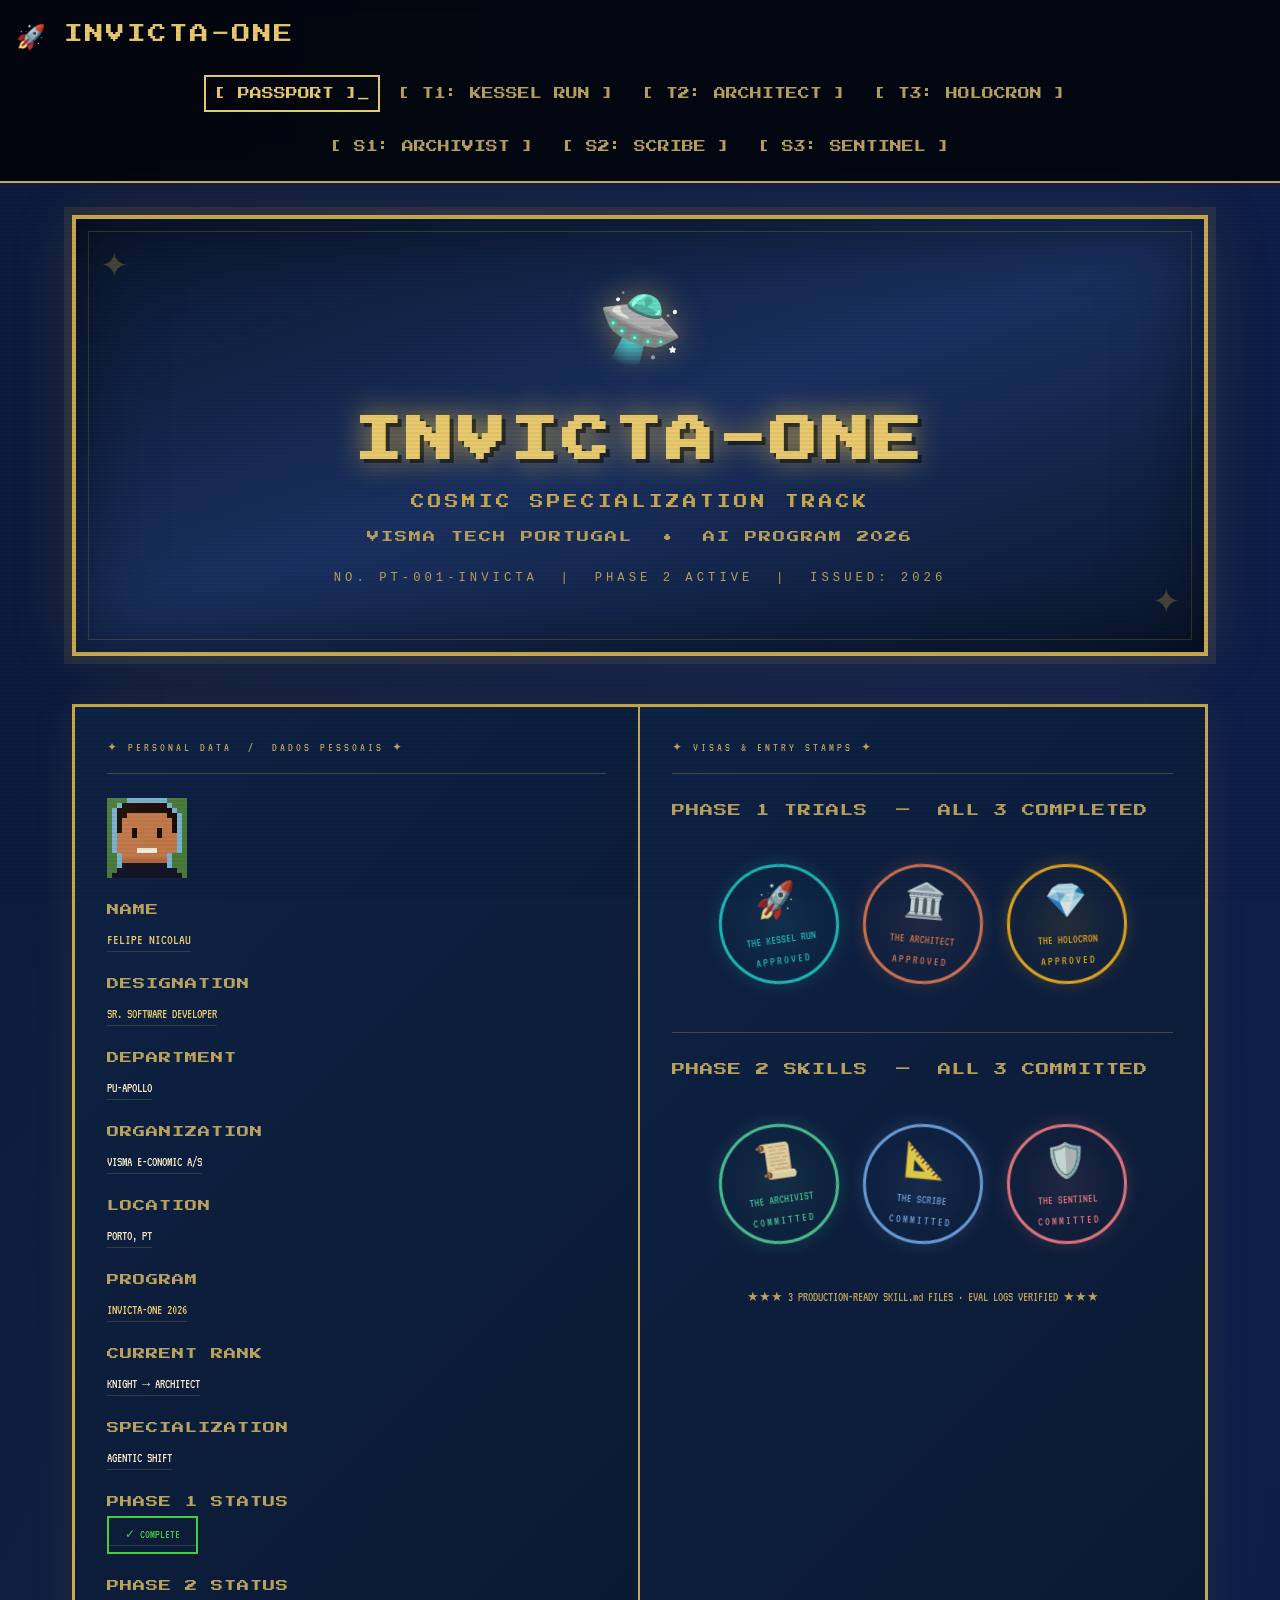
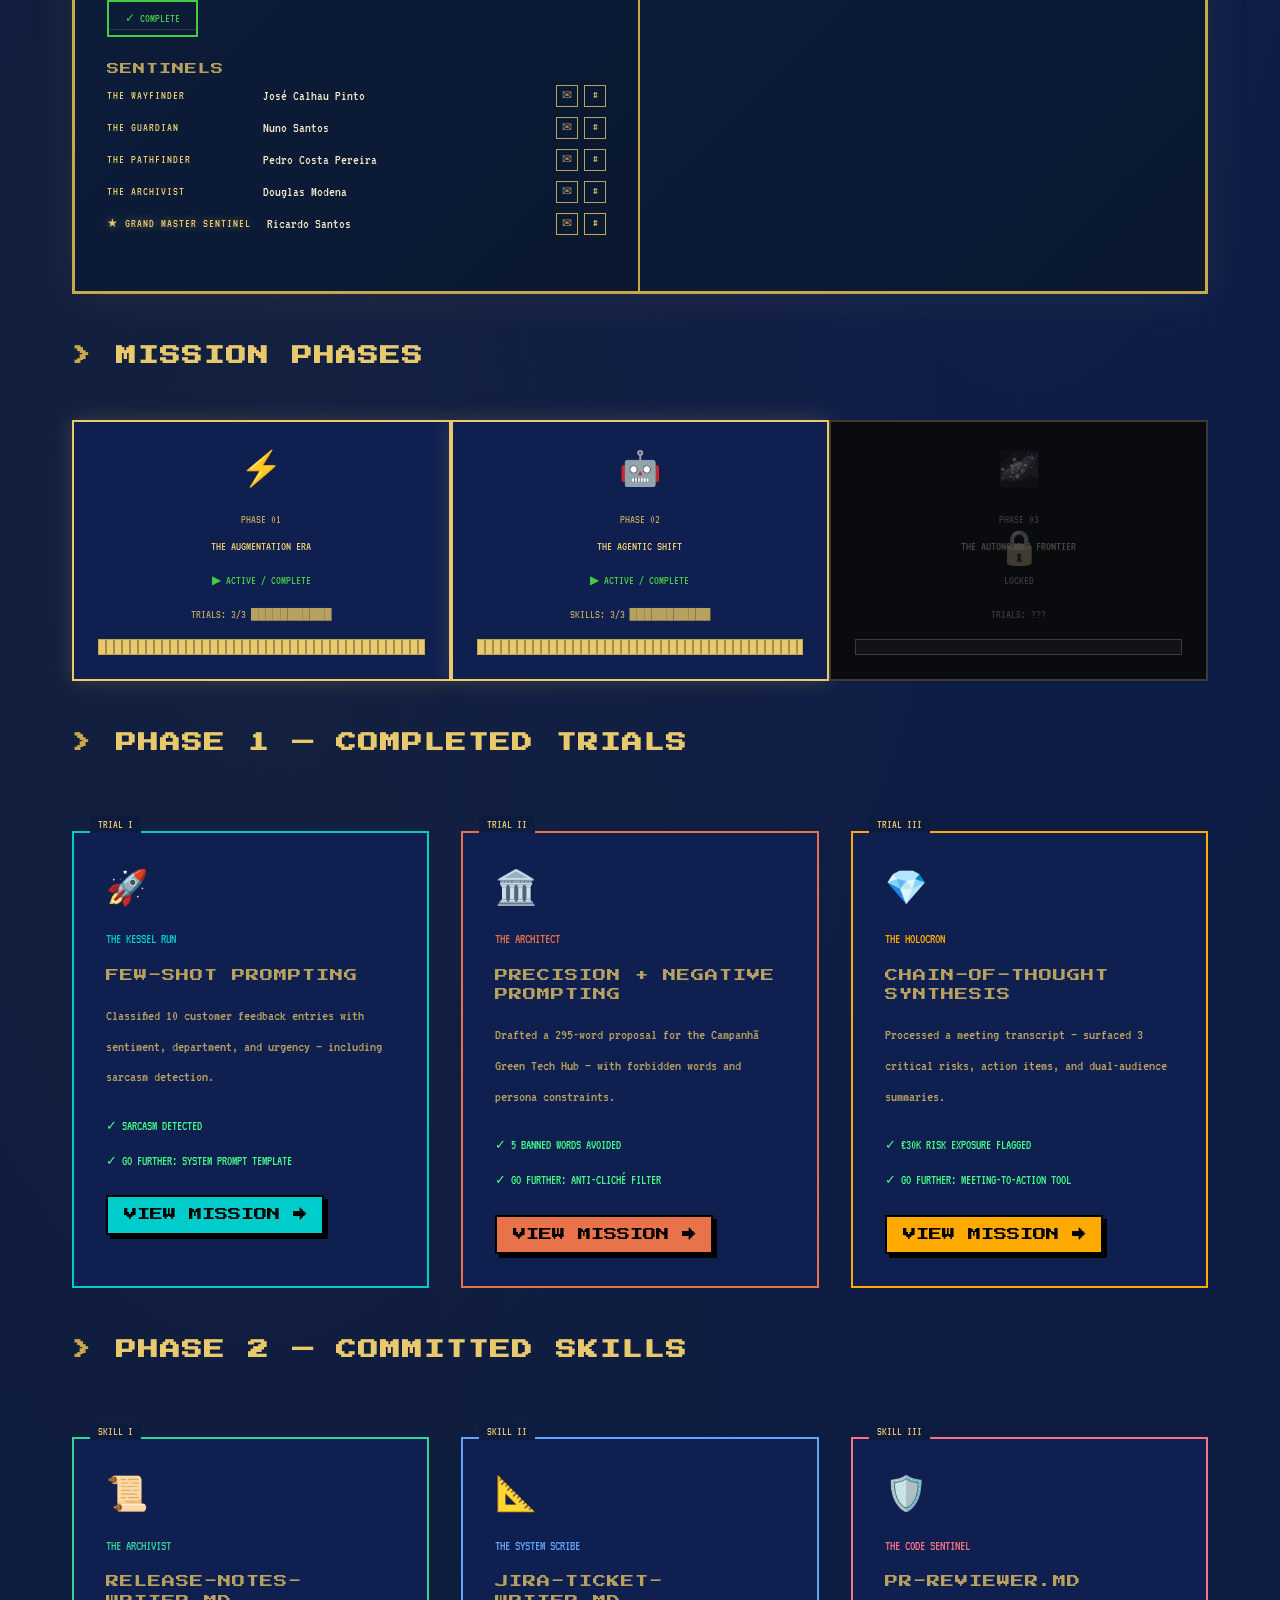
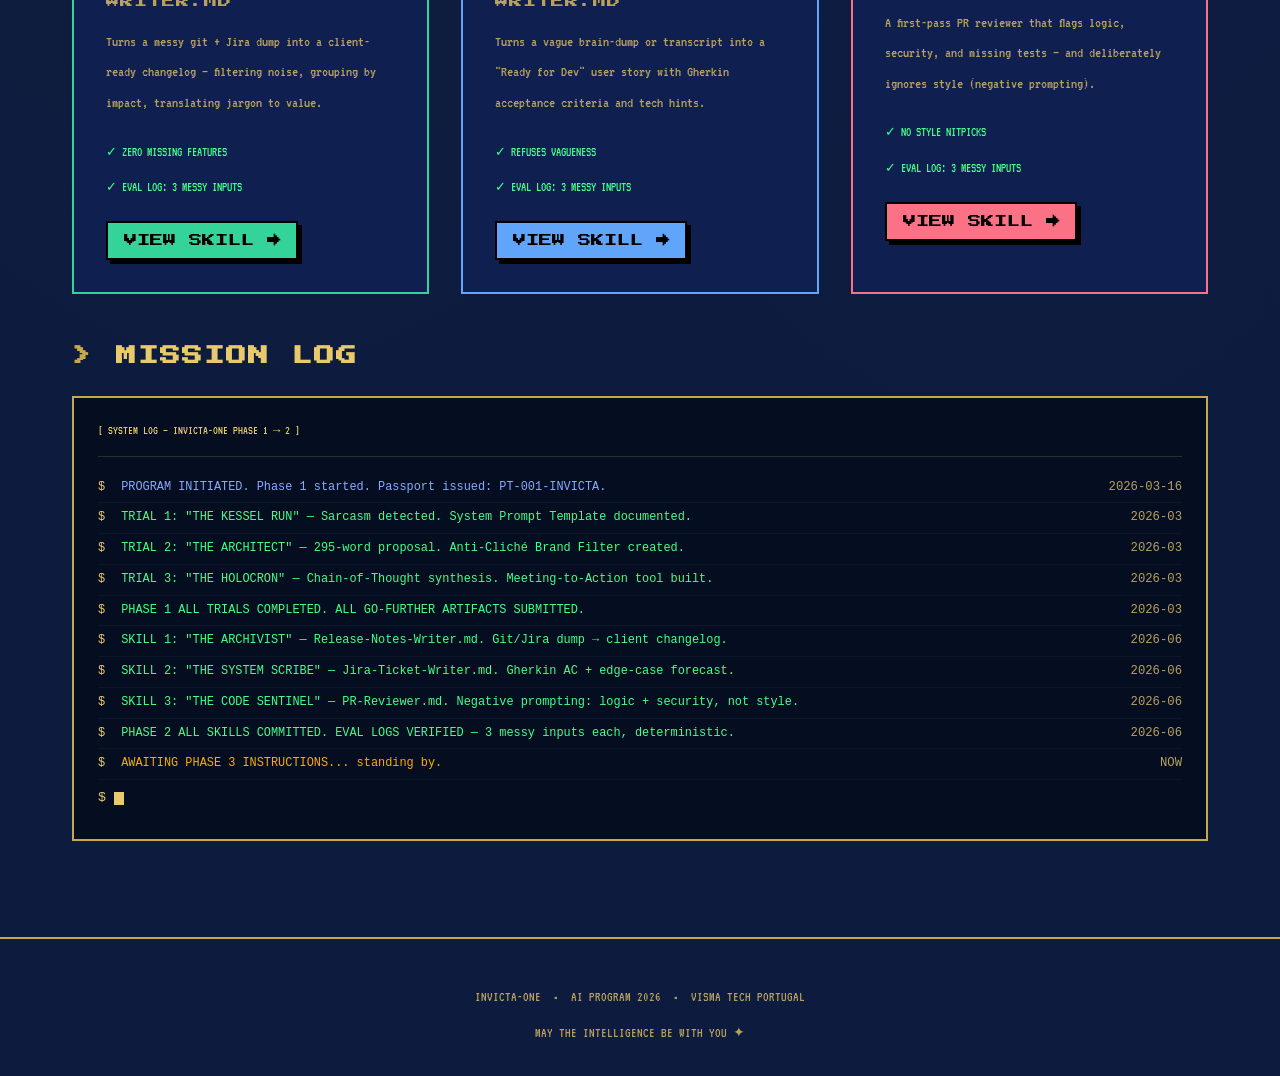
<file: index.html>
<!DOCTYPE html>
<html lang="en">
<head>
  <meta charset="UTF-8">
  <meta name="viewport" content="width=device-width, initial-scale=1.0">
  <title>Invicta-One | The Passport</title>
  <link rel="preconnect" href="https://fonts.googleapis.com">
  <link rel="preconnect" href="https://fonts.gstatic.com" crossorigin>
  <link href="https://fonts.googleapis.com/css2?family=Press+Start+2P&display=swap" rel="stylesheet">
  <link rel="stylesheet" href="css/base.css">
  <link rel="stylesheet" href="css/passport.css">
</head>
<body>

  <!-- ── Navigation ──────────────────────────────────────── -->
  <nav class="pixel-nav">
    <a class="nav-logo" href="index.html">
      <span class="logo-icon">🚀</span>
      <span>INVICTA-ONE</span>
    </a>
    <button class="nav-toggle" onclick="toggleNav()" aria-label="Menu">[ MENU ]</button>
    <ul class="nav-links" id="nav-links">
      <li><a href="index.html" class="nav-link" data-page="index">[ PASSPORT ]</a></li>
      <li><a href="trial-1-kessel-run.html" class="nav-link" data-page="kessel">[ T1: KESSEL RUN ]</a></li>
      <li><a href="trial-2-architect.html" class="nav-link" data-page="architect">[ T2: ARCHITECT ]</a></li>
      <li><a href="trial-3-holocron.html" class="nav-link" data-page="holocron">[ T3: HOLOCRON ]</a></li>
      <li class="nav-phase-sep">// P2 //</li>
      <li><a href="phase2-trial-1-archivist.html" class="nav-link" data-page="archivist">[ S1: ARCHIVIST ]</a></li>
      <li><a href="phase2-trial-2-scribe.html" class="nav-link" data-page="scribe">[ S2: SCRIBE ]</a></li>
      <li><a href="phase2-trial-3-sentinel.html" class="nav-link" data-page="sentinel">[ S3: SENTINEL ]</a></li>
    </ul>
  </nav>

  <main class="page-wrapper">

    <!-- ── Passport Cover ──────────────────────────────────── -->
    <div class="passport-cover" data-animate>
      <div class="passport-cover-border-pattern"></div>
      <span class="passport-emblem">🛸</span>
      <h1 class="hero-title">INVICTA-ONE</h1>
      <p class="hero-subtitle">COSMIC SPECIALIZATION TRACK</p>
      <p class="hero-meta">VISMA TECH PORTUGAL &nbsp;•&nbsp; AI PROGRAM 2026</p>
      <p class="passport-number">NO. PT-001-INVICTA &nbsp;|&nbsp; PHASE 2 ACTIVE &nbsp;|&nbsp; ISSUED: 2026</p>
    </div>

    <!-- ── Passport Interior ───────────────────────────────── -->
    <div class="passport-interior">

      <!-- Left: Personal Data page -->
      <div class="passport-page">
        <div class="passport-page-title">✦ Personal Data &nbsp;/&nbsp; Dados Pessoais ✦</div>

        <!-- Pixel portrait of Felipe Nicolau -->
        <div class="pixel-avatar" style="width:80px;height:80px;padding:0;overflow:hidden;border:none;background:transparent;">
          <svg xmlns="http://www.w3.org/2000/svg" viewBox="0 0 64 64" width="80" height="80" style="image-rendering:pixelated;shape-rendering:crispEdges;display:block;">
            <!-- Background: outdoor green -->
            <rect width="64" height="64" fill="#4a7a38"/>
            <!-- Row 0: sky -->
            <rect x="16" y="0"  width="32" height="4" fill="#7ab0d0"/>
            <!-- Row 1: sky gaps + hair -->
            <rect x="8"  y="4"  width="4"  height="4" fill="#7ab0d0"/>
            <rect x="12" y="4"  width="36" height="4" fill="#1a0c04"/>
            <rect x="48" y="4"  width="4"  height="4" fill="#7ab0d0"/>
            <!-- Row 2: wider hair -->
            <rect x="4"  y="8"  width="4"  height="4" fill="#7ab0d0"/>
            <rect x="8"  y="8"  width="44" height="4" fill="#1a0c04"/>
            <rect x="52" y="8"  width="4"  height="4" fill="#7ab0d0"/>
            <!-- Row 3: face appears -->
            <rect x="4"  y="12" width="4"  height="4" fill="#7ab0d0"/>
            <rect x="8"  y="12" width="8"  height="4" fill="#1a0c04"/>
            <rect x="16" y="12" width="32" height="4" fill="#c07848"/>
            <rect x="48" y="12" width="8"  height="4" fill="#1a0c04"/>
            <rect x="56" y="12" width="4"  height="4" fill="#7ab0d0"/>
            <!-- Row 4 -->
            <rect x="4"  y="16" width="4"  height="4" fill="#7ab0d0"/>
            <rect x="8"  y="16" width="4"  height="4" fill="#1a0c04"/>
            <rect x="12" y="16" width="40" height="4" fill="#c07848"/>
            <rect x="52" y="16" width="4"  height="4" fill="#1a0c04"/>
            <rect x="56" y="16" width="4"  height="4" fill="#7ab0d0"/>
            <!-- Row 5 -->
            <rect x="4"  y="20" width="4"  height="4" fill="#7ab0d0"/>
            <rect x="8"  y="20" width="4"  height="4" fill="#1a0c04"/>
            <rect x="12" y="20" width="40" height="4" fill="#c07848"/>
            <rect x="52" y="20" width="4"  height="4" fill="#1a0c04"/>
            <rect x="56" y="20" width="4"  height="4" fill="#7ab0d0"/>
            <!-- Row 6: eyes -->
            <rect x="4"  y="24" width="4"  height="4" fill="#7ab0d0"/>
            <rect x="8"  y="24" width="4"  height="4" fill="#1a0c04"/>
            <rect x="12" y="24" width="8"  height="4" fill="#c07848"/>
            <rect x="20" y="24" width="4"  height="4" fill="#160c04"/>
            <rect x="24" y="24" width="16" height="4" fill="#c07848"/>
            <rect x="40" y="24" width="4"  height="4" fill="#160c04"/>
            <rect x="44" y="24" width="8"  height="4" fill="#c07848"/>
            <rect x="52" y="24" width="4"  height="4" fill="#1a0c04"/>
            <rect x="56" y="24" width="4"  height="4" fill="#7ab0d0"/>
            <!-- Row 7: eyes lower, no hair sides -->
            <rect x="4"  y="28" width="4"  height="4" fill="#7ab0d0"/>
            <rect x="8"  y="28" width="12" height="4" fill="#c07848"/>
            <rect x="20" y="28" width="4"  height="4" fill="#160c04"/>
            <rect x="24" y="28" width="16" height="4" fill="#c07848"/>
            <rect x="40" y="28" width="4"  height="4" fill="#160c04"/>
            <rect x="44" y="28" width="12" height="4" fill="#c07848"/>
            <rect x="56" y="28" width="4"  height="4" fill="#7ab0d0"/>
            <!-- Row 8: full face -->
            <rect x="4"  y="32" width="4"  height="4" fill="#7ab0d0"/>
            <rect x="8"  y="32" width="48" height="4" fill="#c07848"/>
            <rect x="56" y="32" width="4"  height="4" fill="#7ab0d0"/>
            <!-- Row 9: full face -->
            <rect x="4"  y="36" width="4"  height="4" fill="#7ab0d0"/>
            <rect x="8"  y="36" width="48" height="4" fill="#c07848"/>
            <rect x="56" y="36" width="4"  height="4" fill="#7ab0d0"/>
            <!-- Row 10: smile / teeth -->
            <rect x="4"  y="40" width="4"  height="4" fill="#7ab0d0"/>
            <rect x="8"  y="40" width="16" height="4" fill="#c07848"/>
            <rect x="24" y="40" width="16" height="4" fill="#f0ece4"/>
            <rect x="40" y="40" width="16" height="4" fill="#c07848"/>
            <rect x="56" y="40" width="4"  height="4" fill="#7ab0d0"/>
            <!-- Row 11: chin narrowing -->
            <rect x="8"  y="44" width="4"  height="4" fill="#7ab0d0"/>
            <rect x="12" y="44" width="36" height="4" fill="#c07848"/>
            <rect x="48" y="44" width="4"  height="4" fill="#7ab0d0"/>
            <!-- Row 12: neck -->
            <rect x="8"  y="48" width="4"  height="4" fill="#7ab0d0"/>
            <rect x="12" y="48" width="36" height="4" fill="#b06840"/>
            <rect x="48" y="48" width="4"  height="4" fill="#7ab0d0"/>
            <!-- Row 13: shirt collar -->
            <rect x="8"  y="52" width="4"  height="4" fill="#7ab0d0"/>
            <rect x="12" y="52" width="36" height="4" fill="#141424"/>
            <rect x="48" y="52" width="4"  height="4" fill="#7ab0d0"/>
            <!-- Row 14: shirt -->
            <rect x="8"  y="56" width="48" height="4" fill="#141424"/>
            <!-- Row 15: shirt full width -->
            <rect x="4"  y="60" width="56" height="4" fill="#141424"/>
          </svg>
        </div>

        <div class="data-field" style="margin-top:var(--s2);">
          <span class="label">NAME</span>
          <span class="value highlight" style="font-size:0.85rem;">FELIPE NICOLAU</span>
        </div>
        <div class="data-field">
          <span class="label">DESIGNATION</span>
          <span class="value highlight">SR. SOFTWARE DEVELOPER</span>
        </div>
        <div class="data-field">
          <span class="label">DEPARTMENT</span>
          <span class="value">PU-APOLLO</span>
        </div>
        <div class="data-field">
          <span class="label">ORGANIZATION</span>
          <span class="value">VISMA E-CONOMIC A/S</span>
        </div>
        <div class="data-field">
          <span class="label">LOCATION</span>
          <span class="value">PORTO, PT</span>
        </div>
        <div class="data-field">
          <span class="label">PROGRAM</span>
          <span class="value highlight">INVICTA-ONE 2026</span>
        </div>
        <div class="data-field">
          <span class="label">CURRENT RANK</span>
          <span class="value">KNIGHT → ARCHITECT</span>
        </div>
        <div class="data-field">
          <span class="label">SPECIALIZATION</span>
          <span class="value">AGENTIC SHIFT</span>
        </div>
        <div class="data-field">
          <span class="label">PHASE 1 STATUS</span>
          <span class="value"><span class="status-badge">✓ COMPLETE</span></span>
        </div>
        <div class="data-field">
          <span class="label">PHASE 2 STATUS</span>
          <span class="value"><span class="status-badge">✓ COMPLETE</span></span>
        </div>
        <div class="data-field">
          <span class="label">SENTINELS</span>
          <div style="display: flex; flex-direction: column; gap: 10px; margin-top: 6px;">

            <div class="sentinel-entry">
              <span class="sentinel-title">THE WAYFINDER</span>
              <span class="sentinel-name">José Calhau Pinto</span>
              <span class="sentinel-links">
                <a href="mailto:jose.calhau.pinto@visma.com" class="sentinel-link sentinel-email" title="Send email">✉</a>
                <a href="https://visma.slack.com/team/U07AFCBRYLD" class="sentinel-link sentinel-slack" title="Slack DM" target="_blank">#</a>
              </span>
            </div>

            <div class="sentinel-entry">
              <span class="sentinel-title">THE GUARDIAN</span>
              <span class="sentinel-name">Nuno Santos</span>
              <span class="sentinel-links">
                <a href="mailto:nuno.santos@visma.com" class="sentinel-link sentinel-email" title="Send email">✉</a>
                <a href="https://visma.slack.com/team/U05AVJ3DU77" class="sentinel-link sentinel-slack" title="Slack DM" target="_blank">#</a>
              </span>
            </div>

            <div class="sentinel-entry">
              <span class="sentinel-title">THE PATHFINDER</span>
              <span class="sentinel-name">Pedro Costa Pereira</span>
              <span class="sentinel-links">
                <a href="mailto:pedro.costa.pereira@visma.com" class="sentinel-link sentinel-email" title="Send email">✉</a>
                <a href="https://visma.slack.com/team/U07A2EEU5FZ" class="sentinel-link sentinel-slack" title="Slack DM" target="_blank">#</a>
              </span>
            </div>

            <div class="sentinel-entry">
              <span class="sentinel-title">THE ARCHIVIST</span>
              <span class="sentinel-name">Douglas Modena</span>
              <span class="sentinel-links">
                <a href="mailto:douglas.modena@visma.com" class="sentinel-link sentinel-email" title="Send email">✉</a>
                <a href="https://visma.slack.com/team/U07UD2M00D7" class="sentinel-link sentinel-slack" title="Slack DM" target="_blank">#</a>
              </span>
            </div>

            <div class="sentinel-entry sentinel-grandmaster">
              <span class="sentinel-title">★ GRAND MASTER SENTINEL</span>
              <span class="sentinel-name">Ricardo Santos</span>
              <span class="sentinel-links">
                <a href="mailto:ricardo.santos@visma.com" class="sentinel-link sentinel-email" title="Send email">✉</a>
                <a href="https://visma.slack.com/team/U071H8X0RFG" class="sentinel-link sentinel-slack" title="Slack DM" target="_blank">#</a>
              </span>
            </div>

          </div>
        </div>
      </div>

      <!-- Right: Stamps / Visas page -->
      <div class="passport-page">
        <div class="passport-page-title">✦ Visas &amp; Entry Stamps ✦</div>
        <p class="label" style="margin-bottom: var(--s3); line-height: 2">
          PHASE 1 TRIALS &nbsp;—&nbsp; ALL 3 COMPLETED
        </p>

        <div class="stamps-grid">
          <a href="trial-1-kessel-run.html" class="passport-stamp stamp-kessel">
            <span class="stamp-icon">🚀</span>
            <span class="stamp-name">THE KESSEL RUN</span>
            <span class="stamp-approved">APPROVED</span>
          </a>

          <a href="trial-2-architect.html" class="passport-stamp stamp-architect">
            <span class="stamp-icon">🏛️</span>
            <span class="stamp-name">THE ARCHITECT</span>
            <span class="stamp-approved">APPROVED</span>
          </a>

          <a href="trial-3-holocron.html" class="passport-stamp stamp-holocron">
            <span class="stamp-icon">💎</span>
            <span class="stamp-name">THE HOLOCRON</span>
            <span class="stamp-approved">APPROVED</span>
          </a>
        </div>

        <p class="label" style="margin: var(--s4) 0 var(--s3); line-height: 2; border-top: 1px solid rgba(201,168,76,0.3); padding-top: var(--s3);">
          PHASE 2 SKILLS &nbsp;—&nbsp; ALL 3 COMMITTED
        </p>

        <div class="stamps-grid">
          <a href="phase2-trial-1-archivist.html" class="passport-stamp stamp-archivist">
            <span class="stamp-icon">📜</span>
            <span class="stamp-name">THE ARCHIVIST</span>
            <span class="stamp-approved">COMMITTED</span>
          </a>

          <a href="phase2-trial-2-scribe.html" class="passport-stamp stamp-scribe">
            <span class="stamp-icon">📐</span>
            <span class="stamp-name">THE SCRIBE</span>
            <span class="stamp-approved">COMMITTED</span>
          </a>

          <a href="phase2-trial-3-sentinel.html" class="passport-stamp stamp-sentinel">
            <span class="stamp-icon">🛡️</span>
            <span class="stamp-name">THE SENTINEL</span>
            <span class="stamp-approved">COMMITTED</span>
          </a>
        </div>

        <div style="margin-top: var(--s3); font-size: 0.78rem; color: var(--color-dim); text-align: center; line-height: 2;">
          ★★★ 3 PRODUCTION-READY SKILL.md FILES · EVAL LOGS VERIFIED ★★★
        </div>
      </div>
    </div>

    <!-- ── Phase Tracker ───────────────────────────────────── -->
    <h2 class="section-title" data-animate>MISSION PHASES</h2>

    <div class="phases-track">
      <!-- Phase 1 -->
      <div class="phase-card active" data-animate>
        <span class="phase-icon">⚡</span>
        <div class="phase-number">PHASE 01</div>
        <div class="phase-name">THE AUGMENTATION ERA</div>
        <div class="phase-status">▶ ACTIVE / COMPLETE</div>
        <div class="phase-progress">TRIALS: 3/3 ███████████</div>
        <div style="margin-top: var(--s2);">
          <div class="progress-bar"><div class="progress-fill" style="--progress: 100%;"></div></div>
        </div>
      </div>

      <div class="phase-connector"></div>

      <!-- Phase 2 -->
      <div class="phase-card active" data-animate>
        <span class="phase-icon">🤖</span>
        <div class="phase-number">PHASE 02</div>
        <div class="phase-name">THE AGENTIC SHIFT</div>
        <div class="phase-status">▶ ACTIVE / COMPLETE</div>
        <div class="phase-progress">SKILLS: 3/3 ███████████</div>
        <div style="margin-top: var(--s2);">
          <div class="progress-bar"><div class="progress-fill" style="--progress: 100%;"></div></div>
        </div>
      </div>

      <div class="phase-connector"></div>

      <!-- Phase 3 -->
      <div class="phase-card locked" data-animate>
        <span class="phase-icon">🌌</span>
        <div class="phase-number">PHASE 03</div>
        <div class="phase-name">THE AUTONOMOUS FRONTIER</div>
        <div class="phase-status">LOCKED</div>
        <div class="phase-progress">TRIALS: ???</div>
        <div style="margin-top: var(--s2);">
          <div class="progress-bar"><div class="progress-fill" style="--progress: 0%;"></div></div>
        </div>
      </div>
    </div>

    <!-- ── Trial Cards ─────────────────────────────────────── -->
    <h2 class="section-title" data-animate>PHASE 1 — COMPLETED TRIALS</h2>

    <div class="two-col" style="grid-template-columns: 1fr 1fr 1fr;" data-animate>

      <!-- Trial 1 -->
      <div class="content-section" data-label="TRIAL I" style="--color-border: #00cccc;">
        <div style="font-size: 2rem; margin-bottom: var(--s2);">🚀</div>
        <div style="font-size: 0.8rem; color: #00cccc; margin-bottom: var(--s2);">THE KESSEL RUN</div>
        <div class="label" style="margin-bottom: var(--s2);">FEW-SHOT PROMPTING</div>
        <p style="font-size: 0.9rem; color: var(--color-dim); line-height: 2; margin-bottom: var(--s3);">
          Classified 10 customer feedback entries with sentiment, department, and urgency — including sarcasm detection.
        </p>
        <div style="font-size: 0.78rem; color: #44ff88; margin-bottom: var(--s2);">✓ SARCASM DETECTED</div>
        <div style="font-size: 0.78rem; color: #44ff88; margin-bottom: var(--s3);">✓ GO FURTHER: SYSTEM PROMPT TEMPLATE</div>
        <a href="trial-1-kessel-run.html" class="pixel-btn" style="background: #00cccc; font-size: 0.78rem;">VIEW MISSION →</a>
      </div>

      <!-- Trial 2 -->
      <div class="content-section" data-label="TRIAL II" style="--color-border: #e8724a;">
        <div style="font-size: 2rem; margin-bottom: var(--s2);">🏛️</div>
        <div style="font-size: 0.8rem; color: #e8724a; margin-bottom: var(--s2);">THE ARCHITECT</div>
        <div class="label" style="margin-bottom: var(--s2);">PRECISION + NEGATIVE PROMPTING</div>
        <p style="font-size: 0.9rem; color: var(--color-dim); line-height: 2; margin-bottom: var(--s3);">
          Drafted a 295-word proposal for the Campanhã Green Tech Hub — with forbidden words and persona constraints.
        </p>
        <div style="font-size: 0.78rem; color: #44ff88; margin-bottom: var(--s2);">✓ 5 BANNED WORDS AVOIDED</div>
        <div style="font-size: 0.78rem; color: #44ff88; margin-bottom: var(--s3);">✓ GO FURTHER: ANTI-CLICHÉ FILTER</div>
        <a href="trial-2-architect.html" class="pixel-btn" style="background: #e8724a; font-size: 0.78rem;">VIEW MISSION →</a>
      </div>

      <!-- Trial 3 -->
      <div class="content-section" data-label="TRIAL III" style="--color-border: #ffaa00;">
        <div style="font-size: 2rem; margin-bottom: var(--s2);">💎</div>
        <div style="font-size: 0.8rem; color: #ffaa00; margin-bottom: var(--s2);">THE HOLOCRON</div>
        <div class="label" style="margin-bottom: var(--s2);">CHAIN-OF-THOUGHT SYNTHESIS</div>
        <p style="font-size: 0.9rem; color: var(--color-dim); line-height: 2; margin-bottom: var(--s3);">
          Processed a meeting transcript — surfaced 3 critical risks, action items, and dual-audience summaries.
        </p>
        <div style="font-size: 0.78rem; color: #44ff88; margin-bottom: var(--s2);">✓ €30K RISK EXPOSURE FLAGGED</div>
        <div style="font-size: 0.78rem; color: #44ff88; margin-bottom: var(--s3);">✓ GO FURTHER: MEETING-TO-ACTION TOOL</div>
        <a href="trial-3-holocron.html" class="pixel-btn" style="background: #ffaa00; font-size: 0.78rem;">VIEW MISSION →</a>
      </div>
    </div>

    <!-- ── Phase 2 Skill Cards ─────────────────────────────── -->
    <h2 class="section-title" data-animate>PHASE 2 — COMMITTED SKILLS</h2>

    <div class="two-col" style="grid-template-columns: 1fr 1fr 1fr;" data-animate>

      <!-- Skill 1 -->
      <div class="content-section" data-label="SKILL I" style="--color-border: #34d399;">
        <div style="font-size: 2rem; margin-bottom: var(--s2);">📜</div>
        <div style="font-size: 0.8rem; color: #34d399; margin-bottom: var(--s2);">THE ARCHIVIST</div>
        <div class="label" style="margin-bottom: var(--s2);">RELEASE-NOTES-WRITER.MD</div>
        <p style="font-size: 0.9rem; color: var(--color-dim); line-height: 2; margin-bottom: var(--s3);">
          Turns a messy git + Jira dump into a client-ready changelog — filtering noise, grouping by impact, translating jargon to value.
        </p>
        <div style="font-size: 0.78rem; color: #44ff88; margin-bottom: var(--s2);">✓ ZERO MISSING FEATURES</div>
        <div style="font-size: 0.78rem; color: #44ff88; margin-bottom: var(--s3);">✓ EVAL LOG: 3 MESSY INPUTS</div>
        <a href="phase2-trial-1-archivist.html" class="pixel-btn" style="background: #34d399; font-size: 0.78rem;">VIEW SKILL →</a>
      </div>

      <!-- Skill 2 -->
      <div class="content-section" data-label="SKILL II" style="--color-border: #60a5fa;">
        <div style="font-size: 2rem; margin-bottom: var(--s2);">📐</div>
        <div style="font-size: 0.8rem; color: #60a5fa; margin-bottom: var(--s2);">THE SYSTEM SCRIBE</div>
        <div class="label" style="margin-bottom: var(--s2);">JIRA-TICKET-WRITER.MD</div>
        <p style="font-size: 0.9rem; color: var(--color-dim); line-height: 2; margin-bottom: var(--s3);">
          Turns a vague brain-dump or transcript into a "Ready for Dev" user story with Gherkin acceptance criteria and tech hints.
        </p>
        <div style="font-size: 0.78rem; color: #44ff88; margin-bottom: var(--s2);">✓ REFUSES VAGUENESS</div>
        <div style="font-size: 0.78rem; color: #44ff88; margin-bottom: var(--s3);">✓ EVAL LOG: 3 MESSY INPUTS</div>
        <a href="phase2-trial-2-scribe.html" class="pixel-btn" style="background: #60a5fa; font-size: 0.78rem;">VIEW SKILL →</a>
      </div>

      <!-- Skill 3 -->
      <div class="content-section" data-label="SKILL III" style="--color-border: #fb7185;">
        <div style="font-size: 2rem; margin-bottom: var(--s2);">🛡️</div>
        <div style="font-size: 0.8rem; color: #fb7185; margin-bottom: var(--s2);">THE CODE SENTINEL</div>
        <div class="label" style="margin-bottom: var(--s2);">PR-REVIEWER.MD</div>
        <p style="font-size: 0.9rem; color: var(--color-dim); line-height: 2; margin-bottom: var(--s3);">
          A first-pass PR reviewer that flags logic, security, and missing tests — and deliberately ignores style (negative prompting).
        </p>
        <div style="font-size: 0.78rem; color: #44ff88; margin-bottom: var(--s2);">✓ NO STYLE NITPICKS</div>
        <div style="font-size: 0.78rem; color: #44ff88; margin-bottom: var(--s3);">✓ EVAL LOG: 3 MESSY INPUTS</div>
        <a href="phase2-trial-3-sentinel.html" class="pixel-btn" style="background: #fb7185; font-size: 0.78rem;">VIEW SKILL →</a>
      </div>
    </div>

    <!-- ── Activity Log ────────────────────────────────────── -->
    <h2 class="section-title" data-animate>MISSION LOG</h2>

    <div class="activity-log" data-animate>
      <div class="activity-log-header">[ SYSTEM LOG — INVICTA-ONE PHASE 1 → 2 ]</div>

      <div class="activity-entry entry-info">
        <span class="prompt">$</span>
        <span class="entry-text">PROGRAM INITIATED. Phase 1 started. Passport issued: PT-001-INVICTA.</span>
        <span class="timestamp">2026-03-16</span>
      </div>
      <div class="activity-entry entry-success">
        <span class="prompt">$</span>
        <span class="entry-text">TRIAL 1: "THE KESSEL RUN" — Sarcasm detected. System Prompt Template documented.</span>
        <span class="timestamp">2026-03</span>
      </div>
      <div class="activity-entry entry-success">
        <span class="prompt">$</span>
        <span class="entry-text">TRIAL 2: "THE ARCHITECT" — 295-word proposal. Anti-Cliché Brand Filter created.</span>
        <span class="timestamp">2026-03</span>
      </div>
      <div class="activity-entry entry-success">
        <span class="prompt">$</span>
        <span class="entry-text">TRIAL 3: "THE HOLOCRON" — Chain-of-Thought synthesis. Meeting-to-Action tool built.</span>
        <span class="timestamp">2026-03</span>
      </div>
      <div class="activity-entry entry-success">
        <span class="prompt">$</span>
        <span class="entry-text">PHASE 1 ALL TRIALS COMPLETED. ALL GO-FURTHER ARTIFACTS SUBMITTED.</span>
        <span class="timestamp">2026-03</span>
      </div>
      <div class="activity-entry entry-success">
        <span class="prompt">$</span>
        <span class="entry-text">SKILL 1: "THE ARCHIVIST" — Release-Notes-Writer.md. Git/Jira dump → client changelog.</span>
        <span class="timestamp">2026-06</span>
      </div>
      <div class="activity-entry entry-success">
        <span class="prompt">$</span>
        <span class="entry-text">SKILL 2: "THE SYSTEM SCRIBE" — Jira-Ticket-Writer.md. Gherkin AC + edge-case forecast.</span>
        <span class="timestamp">2026-06</span>
      </div>
      <div class="activity-entry entry-success">
        <span class="prompt">$</span>
        <span class="entry-text">SKILL 3: "THE CODE SENTINEL" — PR-Reviewer.md. Negative prompting: logic + security, not style.</span>
        <span class="timestamp">2026-06</span>
      </div>
      <div class="activity-entry entry-success">
        <span class="prompt">$</span>
        <span class="entry-text">PHASE 2 ALL SKILLS COMMITTED. EVAL LOGS VERIFIED — 3 messy inputs each, deterministic.</span>
        <span class="timestamp">2026-06</span>
      </div>
      <div class="activity-entry entry-warn">
        <span class="prompt">$</span>
        <span class="entry-text">AWAITING PHASE 3 INSTRUCTIONS... standing by.</span>
        <span class="timestamp">NOW</span>
      </div>
      <div style="padding: 8px 0; font-family: 'Courier New', monospace; font-size: 0.78rem; color: var(--color-accent);">
        $ <span class="cursor-blink"></span>
      </div>
    </div>

  </main>

  <footer class="pixel-footer">
    <p>INVICTA-ONE &nbsp;•&nbsp; AI PROGRAM 2026 &nbsp;•&nbsp; VISMA TECH PORTUGAL</p>
    <p style="margin-top: var(--s2);">MAY THE INTELLIGENCE BE WITH YOU ✦</p>
  </footer>

  <script src="js/nav.js"></script>
  <script src="js/animations.js"></script>
</body>
</html>
</file>
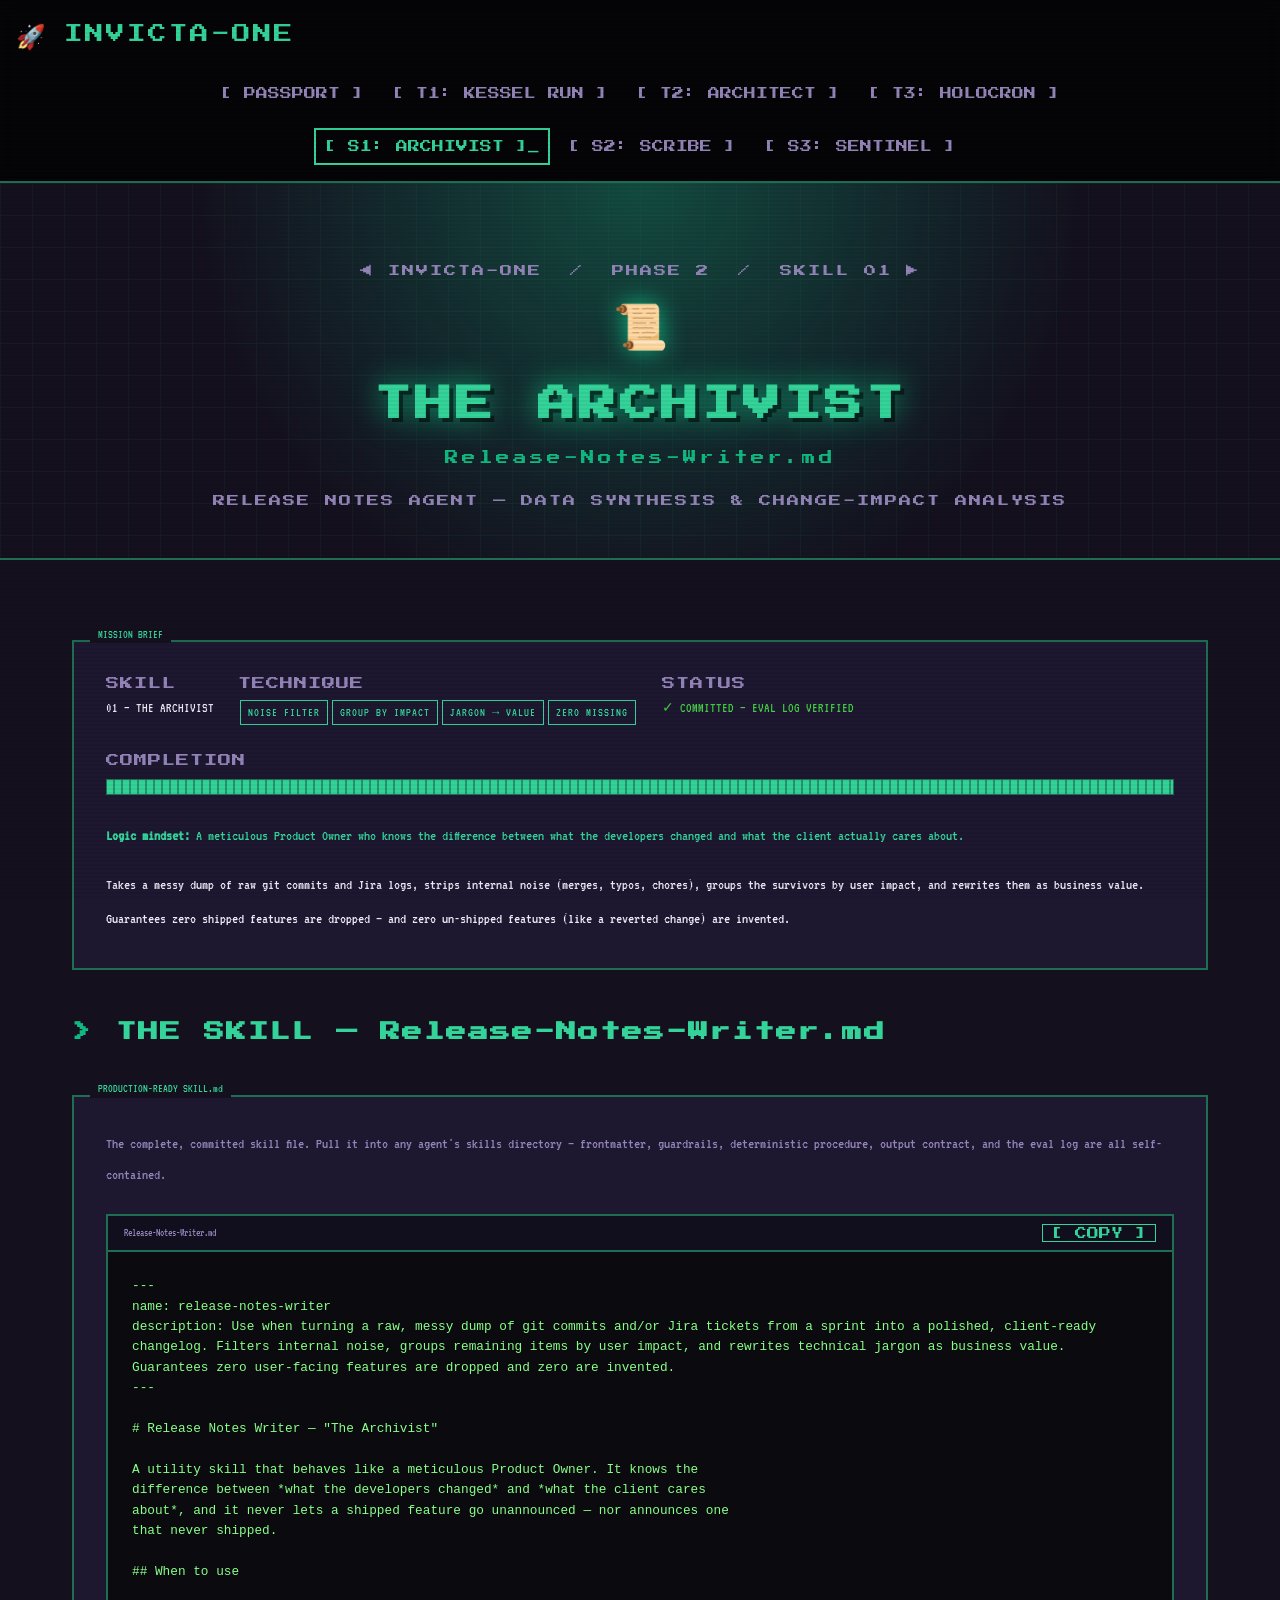
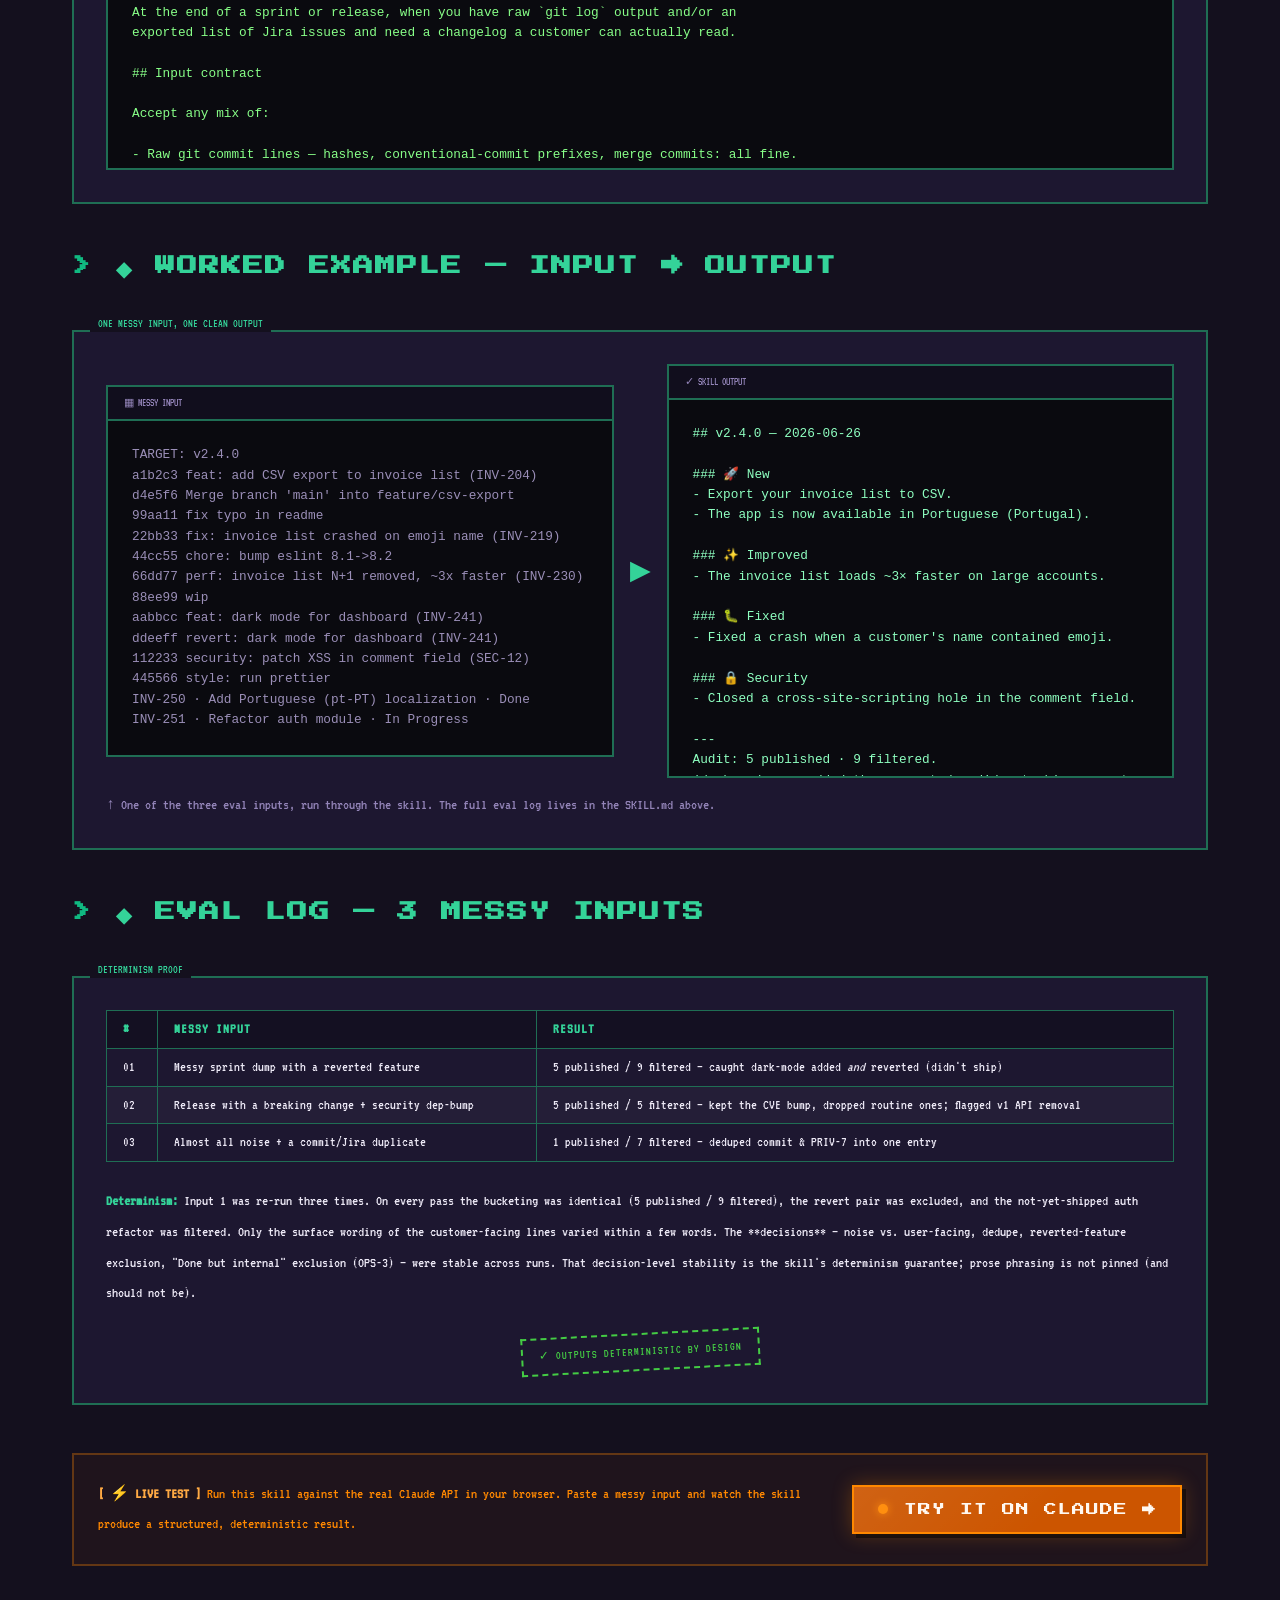
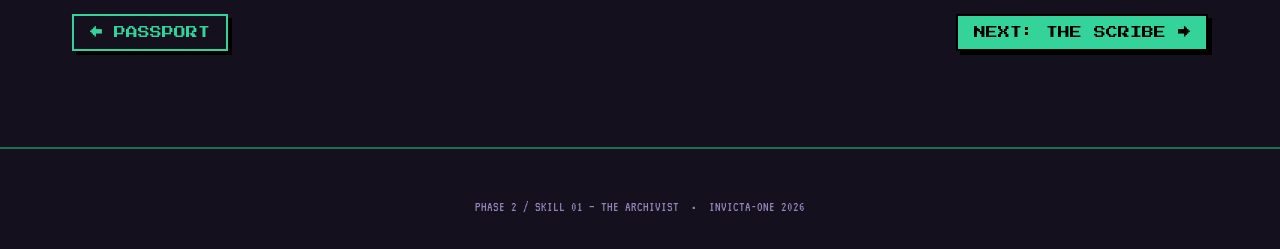
<file: phase2-trial-1-archivist.html>
<!DOCTYPE html>
<html lang="en">
<head>
  <meta charset="UTF-8">
  <meta name="viewport" content="width=device-width, initial-scale=1.0">
  <title>Skill 01 — The Archivist | Invicta-One</title>
  <link rel="preconnect" href="https://fonts.googleapis.com">
  <link rel="preconnect" href="https://fonts.gstatic.com" crossorigin>
  <link href="https://fonts.googleapis.com/css2?family=Press+Start+2P&display=swap" rel="stylesheet">
  <link rel="stylesheet" href="css/base.css">
  <link rel="stylesheet" href="css/phase2.css">
  <link rel="stylesheet" href="css/try-it.css">
</head>
<body class="theme-archivist">

  <nav class="pixel-nav">
    <a class="nav-logo" href="index.html">
      <span class="logo-icon">🚀</span>
      <span>INVICTA-ONE</span>
    </a>
    <button class="nav-toggle" onclick="toggleNav()" aria-label="Menu">[ MENU ]</button>
    <ul class="nav-links" id="nav-links">
      <li><a href="index.html" class="nav-link" data-page="index">[ PASSPORT ]</a></li>
      <li><a href="trial-1-kessel-run.html" class="nav-link" data-page="kessel">[ T1: KESSEL RUN ]</a></li>
      <li><a href="trial-2-architect.html" class="nav-link" data-page="architect">[ T2: ARCHITECT ]</a></li>
      <li><a href="trial-3-holocron.html" class="nav-link" data-page="holocron">[ T3: HOLOCRON ]</a></li>
      <li class="nav-phase-sep">// P2 //</li>
      <li><a href="phase2-trial-1-archivist.html" class="nav-link" data-page="archivist">[ S1: ARCHIVIST ]</a></li>
      <li><a href="phase2-trial-2-scribe.html" class="nav-link" data-page="scribe">[ S2: SCRIBE ]</a></li>
      <li><a href="phase2-trial-3-sentinel.html" class="nav-link" data-page="sentinel">[ S3: SENTINEL ]</a></li>
    </ul>
  </nav>

  <!-- ── Hero ────────────────────────────────────────────── -->
  <div class="hero-phase2">
    <div class="hero-content">
      <p class="hero-meta" style="margin-bottom: var(--s2);">◀ INVICTA-ONE &nbsp;/&nbsp; PHASE 2 &nbsp;/&nbsp; SKILL 01 ▶</p>
      <span class="hero-emblem">📜</span>
      <h1 class="hero-title">THE ARCHIVIST</h1>
      <p class="hero-subtitle">Release-Notes-Writer.md</p>
      <p class="hero-meta" style="margin-top: var(--s3);">RELEASE NOTES AGENT — DATA SYNTHESIS & CHANGE-IMPACT ANALYSIS</p>
    </div>
  </div>

  <main class="page-wrapper">

    <!-- ── Mission Brief ──────────────────────────────────── -->
    <div class="content-section" data-label="MISSION BRIEF" data-animate>
      <div class="mission-meta">
        <div class="mission-meta-item">
          <span class="label">SKILL</span>
          <span class="value">01 — THE ARCHIVIST</span>
        </div>
        <div class="mission-meta-item">
          <span class="label">TECHNIQUE</span>
          <span class="value"><span class="skill-tag">NOISE FILTER</span><span class="skill-tag">GROUP BY IMPACT</span><span class="skill-tag">JARGON → VALUE</span><span class="skill-tag">ZERO MISSING</span></span>
        </div>
        <div class="mission-meta-item">
          <span class="label">STATUS</span>
          <span class="value" style="color: var(--color-success);">✓ COMMITTED — EVAL LOG VERIFIED</span>
        </div>
      </div>

      <div style="margin-top: var(--s3);">
        <div class="label" style="margin-bottom: var(--s1);">COMPLETION</div>
        <div class="progress-bar"><div class="progress-fill" style="--progress: 100%;"></div></div>
      </div>

      <p style="font-size: 0.9rem; color: var(--color-accent); margin-top: var(--s3); line-height: 2.2;">
        <strong>Logic mindset:</strong> A meticulous Product Owner who knows the difference between what the developers changed and what the client actually cares about.
      </p>
      <p style="font-size: 0.9rem; color: var(--color-text); margin-top: var(--s2); line-height: 2.2;">
        Takes a messy dump of raw git commits and Jira logs, strips internal noise (merges, typos, chores), groups the survivors by user impact, and rewrites them as business value. Guarantees zero shipped features are dropped — and zero un-shipped features (like a reverted change) are invented.
      </p>
    </div>

    <!-- ── The Skill ──────────────────────────────────────── -->
    <h2 class="section-title" data-animate>THE SKILL — Release-Notes-Writer.md</h2>

    <div class="content-section" data-label="PRODUCTION-READY SKILL.md" data-animate>
      <p style="font-size: 0.9rem; color: var(--color-dim); line-height: 2; margin-bottom: var(--s3);">
        The complete, committed skill file. Pull it into any agent's skills directory — frontmatter,
        guardrails, deterministic procedure, output contract, and the eval log are all self-contained.
      </p>
      <div class="code-block-header">
        <span>Release-Notes-Writer.md</span>
        <button class="copy-btn" onclick="copyCode('skill-archivist')">[ COPY ]</button>
      </div>
      <pre class="code-block" id="skill-archivist" style="max-height: 520px;">---
name: release-notes-writer
description: Use when turning a raw, messy dump of git commits and/or Jira tickets from a sprint into a polished, client-ready changelog. Filters internal noise, groups remaining items by user impact, and rewrites technical jargon as business value. Guarantees zero user-facing features are dropped and zero are invented.
---

# Release Notes Writer — &quot;The Archivist&quot;

A utility skill that behaves like a meticulous Product Owner. It knows the
difference between *what the developers changed* and *what the client cares
about*, and it never lets a shipped feature go unannounced — nor announces one
that never shipped.

## When to use

At the end of a sprint or release, when you have raw `git log` output and/or an
exported list of Jira issues and need a changelog a customer can actually read.

## Input contract

Accept any mix of:

- Raw git commit lines — hashes, conventional-commit prefixes, merge commits: all fine.
- Jira rows — `KEY · summary · type · status`.
- An optional `TARGET:` version/date line.

Do **not** ask the user to clean the input first. Messy input is the expected case.
If no `TARGET:` is given, use `vNEXT` and today&#x27;s date — never invent a version number.

## Hard rules (guardrails)

1. **Zero missing features.** Every user-perceivable change in the input MUST
   appear in the output. When unsure whether an item is user-facing, surface it —
   never silently drop it.
2. **Never invent.** Do not add features, metrics, or fixes absent from the input.
   A change that was added *and reverted* within the same input did **not** ship —
   exclude it from the body and say so in the audit footer.
3. **Noise is filtered, not erased.** Internal-only items are removed from the
   changelog body but listed in the audit footer, so every decision is auditable.
4. **Business value, not commit messages.** Rewrite every kept item from the
   reader&#x27;s perspective. Strip ticket keys, file names, and internal jargon from
   the customer-facing lines.

## Noise filter (remove from changelog body)

- Merge commits (`Merge branch…`, `Merge pull request…`)
- Typo / comment / formatting / lint / style-only changes
- `chore`, `ci`, `build`, and `test`-only commits with no user-facing effect
- Dependency bumps — **unless** the bump is a security fix (then keep under Security)
- WIP, &quot;address review comments&quot;, version bumps
- Revert pairs that cancel out within the same input (drop both)
- Jira items **not** in a Done / Resolved / Closed state (not shipped yet)
- Internal refactors / migrations with no behavior change the user can perceive

## Procedure (deterministic)

1. Normalize each input line into one candidate item.
2. Label each candidate `NOISE` or `USER-FACING` using the noise filter.
   Tie-breaker: ambiguous → `USER-FACING`.
3. De-duplicate items describing the same change (e.g. a commit and its Jira ticket).
4. Bucket `USER-FACING` items into the buckets below, **emitting only buckets that have content**, in this order:
   - `### 🚀 New` — new capabilities
   - `### ✨ Improved` — enhancements / performance
   - `### 🐛 Fixed` — bugs a user could hit
   - `### 🔒 Security` — security-relevant changes
   - `### ⚠️ Breaking &amp; Deprecations` — anything requiring user action
5. Rewrite each item benefit-first, one line, no internal identifiers.
6. Emit the changelog, then the audit footer.

## Output format

```
## &lt;version&gt; — &lt;date&gt;

### 🚀 New
- &lt;benefit-first line&gt;

### ✨ Improved
- &lt;benefit-first line&gt;

&lt;only the buckets that have items&gt;

---
Audit: &lt;K&gt; user-facing items published · &lt;N&gt; internal items filtered.
Filtered: &lt;short labels&gt;. &lt;dedupe / reverted-feature notes&gt;
```

---

## Eval Log

Tested against 3 separate, messy inputs. Outputs below are real runs of this skill.

### Input 1 — typical messy sprint (with a reverted feature trap)

```
TARGET: v2.4.0 — 2026-06-26
a1b2c3 feat: add CSV export to invoice list (INV-204)
d4e5f6 Merge branch &#x27;main&#x27; into feature/csv-export
99aa11 fix typo in readme
22bb33 fix: invoice list crashed when customer name had emoji (INV-219)
44cc55 chore: bump eslint 8.1-&gt;8.2
66dd77 perf: invoice list query N+1 removed, ~3x faster on 10k rows (INV-230)
88ee99 wip
aabbcc feat: dark mode for dashboard (INV-241)
ddeeff revert: dark mode for dashboard (INV-241)
112233 security: patch XSS in comment field (SEC-12)
445566 style: run prettier
778899 docs: update contributing guide
INV-250 · Add Portuguese (pt-PT) localization · Story · Done
INV-251 · Refactor auth module · Task · In Progress
```

**Output 1**

```
## v2.4.0 — 2026-06-26

### 🚀 New
- Export your invoice list to CSV.
- The app is now available in Portuguese (Portugal).

### ✨ Improved
- The invoice list loads roughly 3× faster on large accounts.

### 🐛 Fixed
- Fixed a crash when a customer&#x27;s name contained emoji.

### 🔒 Security
- Closed a cross-site-scripting vulnerability in the comment field.

---
Audit: 5 user-facing items published · 9 internal items filtered.
Filtered: merge commit, readme typo, eslint bump, wip, prettier, docs, auth refactor (not yet shipped). Note: &quot;dark mode&quot; was added (aabbcc) then reverted (ddeeff) in the same window — it did not ship, so it is intentionally not announced.
```

### Input 2 — release with a breaking change and a security dep-bump

```
TARGET: v3.0.0 — 2026-06-26
- fix: don&#x27;t send duplicate welcome emails (GROW-88)
- Merge pull request #412 from acme/hotfix
- chore: update copyright year
- feat: bulk-archive for old projects (PM-12)
- fix: timezone wrong on exported reports for users in UTC+13 (RPT-9)
- refactor: extract PdfBuilder class
- feat!: remove legacy v1 API (BREAK-3)
- bump lodash 4.17.20 -&gt; 4.17.21 (CVE-2021-23337 prototype pollution)
- test: add coverage for PdfBuilder
- ci: cache node_modules
```

**Output 2**

```
## v3.0.0 — 2026-06-26

### 🚀 New
- Bulk-archive old projects in a single action.

### 🐛 Fixed
- Welcome emails are no longer sent twice.
- Exported reports now show the correct time for users in far-eastern time zones (UTC+13).

### 🔒 Security
- Updated a third-party library to remove a known prototype-pollution vulnerability.

### ⚠️ Breaking &amp; Deprecations
- The legacy v1 API has been removed. Migrate to v2 before upgrading.

---
Audit: 5 user-facing items published · 5 internal items filtered.
Filtered: merge PR, copyright bump, PdfBuilder refactor, PdfBuilder tests, CI cache. Note: the lodash bump is kept because it carries a CVE; routine bumps would be filtered.
```

### Input 3 — adversarial: almost all noise, one buried feature, a commit/Jira duplicate

```
TARGET: (none)
e1 Merge branch &#x27;develop&#x27;
e2 chore: tidy imports
e3 fix: typo in error message
e4 style: reformat with black
e5 feat: customers can now download their data as a GDPR export (PRIV-7)
e6 ci: bump runner image
e7 docs: add architecture diagram
PRIV-7 · Self-service GDPR data export · Story · Done
OPS-3  · Migrate logging to new vendor · Task · Done
```

**Output 3**

```
## vNEXT — 2026-06-26

### 🚀 New
- Download a complete export of your personal data (GDPR self-service).

---
Audit: 1 user-facing item published · 7 internal items filtered.
Filtered: merge, tidy imports, typo, black reformat, CI runner bump, docs diagram, logging-vendor migration (internal-only, even though Done). Note: commit e5 and Jira PRIV-7 describe the same change — merged into one entry.
```

### Determinism check

Input 1 was re-run three times. On every pass the bucketing was identical
(5 published / 9 filtered), the revert pair was excluded, and the not-yet-shipped
auth refactor was filtered. Only the surface wording of the customer-facing lines
varied within a few words. The **decisions** — noise vs. user-facing, dedupe,
reverted-feature exclusion, &quot;Done but internal&quot; exclusion (OPS-3) — were stable
across runs. That decision-level stability is the skill&#x27;s determinism guarantee;
prose phrasing is not pinned (and should not be).
</pre>
    </div>

    <!-- ── Worked Example ─────────────────────────────────── -->
    <h2 class="section-title" data-animate>◆ WORKED EXAMPLE — INPUT → OUTPUT</h2>

    <div class="content-section" data-label="ONE MESSY INPUT, ONE CLEAN OUTPUT" data-animate>
      <div class="worked-example">
        <div class="we-col we-input">
          <div class="code-block-header"><span>▦ MESSY INPUT</span></div>
          <pre class="code-block">TARGET: v2.4.0
a1b2c3 feat: add CSV export to invoice list (INV-204)
d4e5f6 Merge branch &#x27;main&#x27; into feature/csv-export
99aa11 fix typo in readme
22bb33 fix: invoice list crashed on emoji name (INV-219)
44cc55 chore: bump eslint 8.1-&gt;8.2
66dd77 perf: invoice list N+1 removed, ~3x faster (INV-230)
88ee99 wip
aabbcc feat: dark mode for dashboard (INV-241)
ddeeff revert: dark mode for dashboard (INV-241)
112233 security: patch XSS in comment field (SEC-12)
445566 style: run prettier
INV-250 · Add Portuguese (pt-PT) localization · Done
INV-251 · Refactor auth module · In Progress</pre>
        </div>
        <div class="we-arrow">▶</div>
        <div class="we-col we-output">
          <div class="code-block-header"><span>✓ SKILL OUTPUT</span></div>
          <pre class="code-block">## v2.4.0 — 2026-06-26

### 🚀 New
- Export your invoice list to CSV.
- The app is now available in Portuguese (Portugal).

### ✨ Improved
- The invoice list loads ~3× faster on large accounts.

### 🐛 Fixed
- Fixed a crash when a customer&#x27;s name contained emoji.

### 🔒 Security
- Closed a cross-site-scripting hole in the comment field.

---
Audit: 5 published · 9 filtered.
(dark mode was added then reverted — did not ship, so not announced)</pre>
        </div>
      </div>
      <p style="font-size: 0.9rem; color: var(--color-dim); margin-top: var(--s2);">
        ↑ One of the three eval inputs, run through the skill. The full eval log lives in the SKILL.md above.
      </p>
    </div>

    <!-- ── Eval Log Summary ───────────────────────────────── -->
    <h2 class="section-title" data-animate>◆ EVAL LOG — 3 MESSY INPUTS</h2>

    <div class="content-section" data-label="DETERMINISM PROOF" data-animate>
      <div class="table-scroll">
      <table class="pixel-table" id="eval-table-archivist">
        <thead>
          <tr><th>#</th><th>MESSY INPUT</th><th>RESULT</th></tr>
        </thead>
        <tbody>
          <tr><td>01</td><td>Messy sprint dump with a reverted feature</td><td>5 published / 9 filtered — caught dark-mode added <em>and</em> reverted (didn't ship)</td></tr>
          <tr><td>02</td><td>Release with a breaking change + security dep-bump</td><td>5 published / 5 filtered — kept the CVE bump, dropped routine ones; flagged v1 API removal</td></tr>
          <tr><td>03</td><td>Almost all noise + a commit/Jira duplicate</td><td>1 published / 7 filtered — deduped commit & PRIV-7 into one entry</td></tr>
        </tbody>
      </table>
      </div>
      <p style="font-size: 0.9rem; color: var(--color-text); line-height: 2; margin-top: var(--s3);">
        <strong style="color: var(--color-accent);">Determinism:</strong> Input 1 was re-run three times. On every pass the bucketing was identical (5 published / 9 filtered), the revert pair was excluded, and the not-yet-shipped auth refactor was filtered. Only the surface wording of the customer-facing lines varied within a few words. The **decisions** — noise vs. user-facing, dedupe, reverted-feature exclusion, "Done but internal" exclusion (OPS-3) — were stable across runs. That decision-level stability is the skill's determinism guarantee; prose phrasing is not pinned (and should not be).
      </p>
      <div style="text-align: center; margin-top: var(--s3);">
        <span class="det-stamp">✓ OUTPUTS DETERMINISTIC BY DESIGN</span>
      </div>
    </div>

    <!-- ── Try It ─────────────────────────────────────────── -->
    <div class="try-it-banner" data-animate>
      <div class="try-it-banner-text">
        <strong>[ ⚡ LIVE TEST ]</strong> Run this skill against the real Claude API in your browser.
        Paste a messy input and watch the skill produce a structured, deterministic result.
      </div>
      <button class="try-it-btn" onclick="TryIt.open(SKILL_CONFIG)">
        <span class="claude-dot"></span> TRY IT ON CLAUDE →
      </button>
    </div>

    <!-- ── Back / Forward nav ─────────────────────────────── -->
    <div style="display: flex; justify-content: space-between; align-items: center; margin-top: var(--s5); flex-wrap: wrap; gap: var(--s2);" data-animate>
      <a href="index.html" class="pixel-btn" style="background: transparent; color: var(--color-accent); border-color: var(--color-accent);">← PASSPORT</a>
      <a href="phase2-trial-2-scribe.html" class="pixel-btn">NEXT: THE SCRIBE →</a>
    </div>

  </main>

  <footer class="pixel-footer">
    <p>PHASE 2 / SKILL 01 — THE ARCHIVIST &nbsp;•&nbsp; INVICTA-ONE 2026</p>
  </footer>

  <script src="js/nav.js"></script>
  <script src="js/animations.js"></script>
  <script src="js/try-it.js"></script>
  <script>
    var _raw = document.getElementById('skill-archivist').textContent;
    var SKILL_CONFIG = {
      name: 'THE ARCHIVIST',
      color: '#34d399',
      systemPrompt: _raw.split('## Eval Log')[0].trim(),
      inputLabel: 'PASTE A MESSY GIT/JIRA DUMP TO TURN INTO A CHANGELOG',
      inputPlaceholder: "a1b2c3 feat: add CSV export (INV-204)\nd4e5f6 Merge branch main\n99aa11 fix typo...",
      sampleInput: "TARGET: v1.2.0\nfeat: add CSV export to invoice list (INV-204)\nMerge branch 'main'\nfix typo in readme\nperf: invoice list 3x faster on 10k rows (INV-230)\nwip\nsecurity: patch XSS in comment field (SEC-12)\nchore: bump eslint"
    };
  </script>
</body>
</html>
</file>
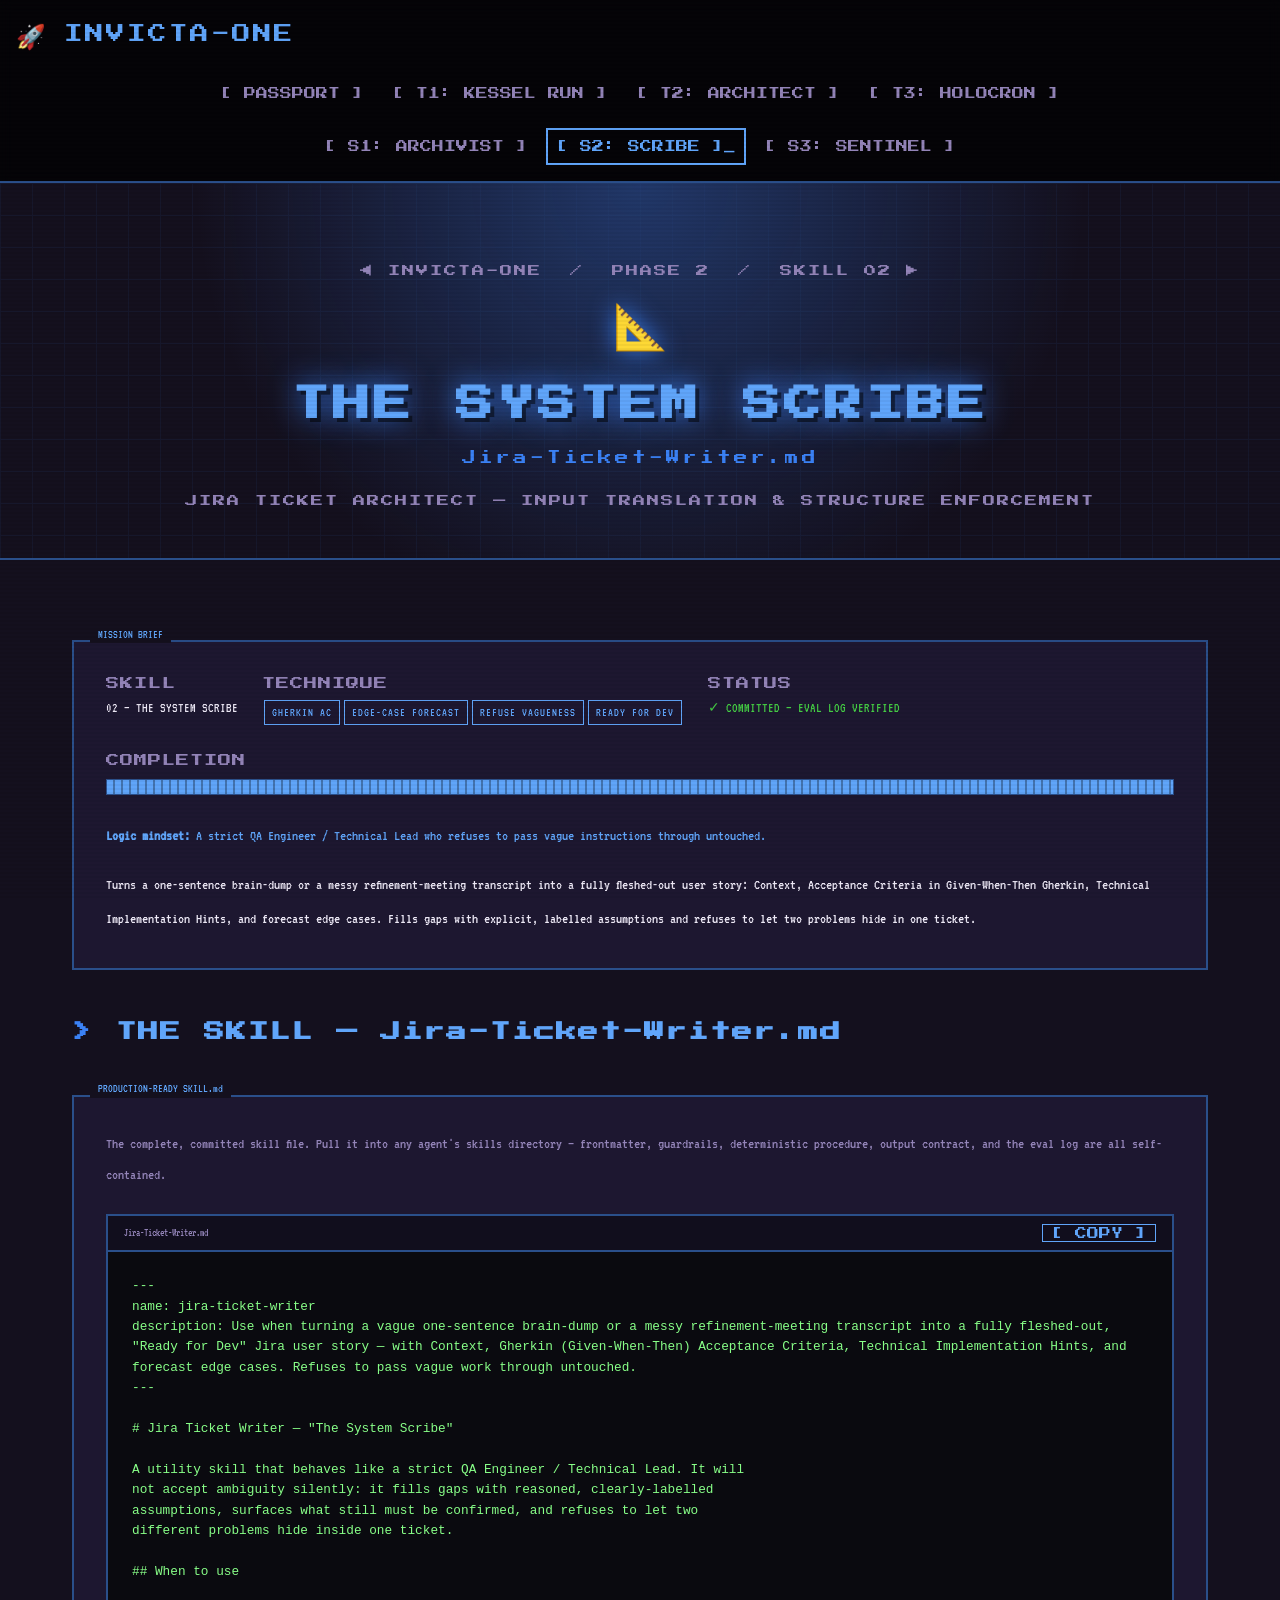
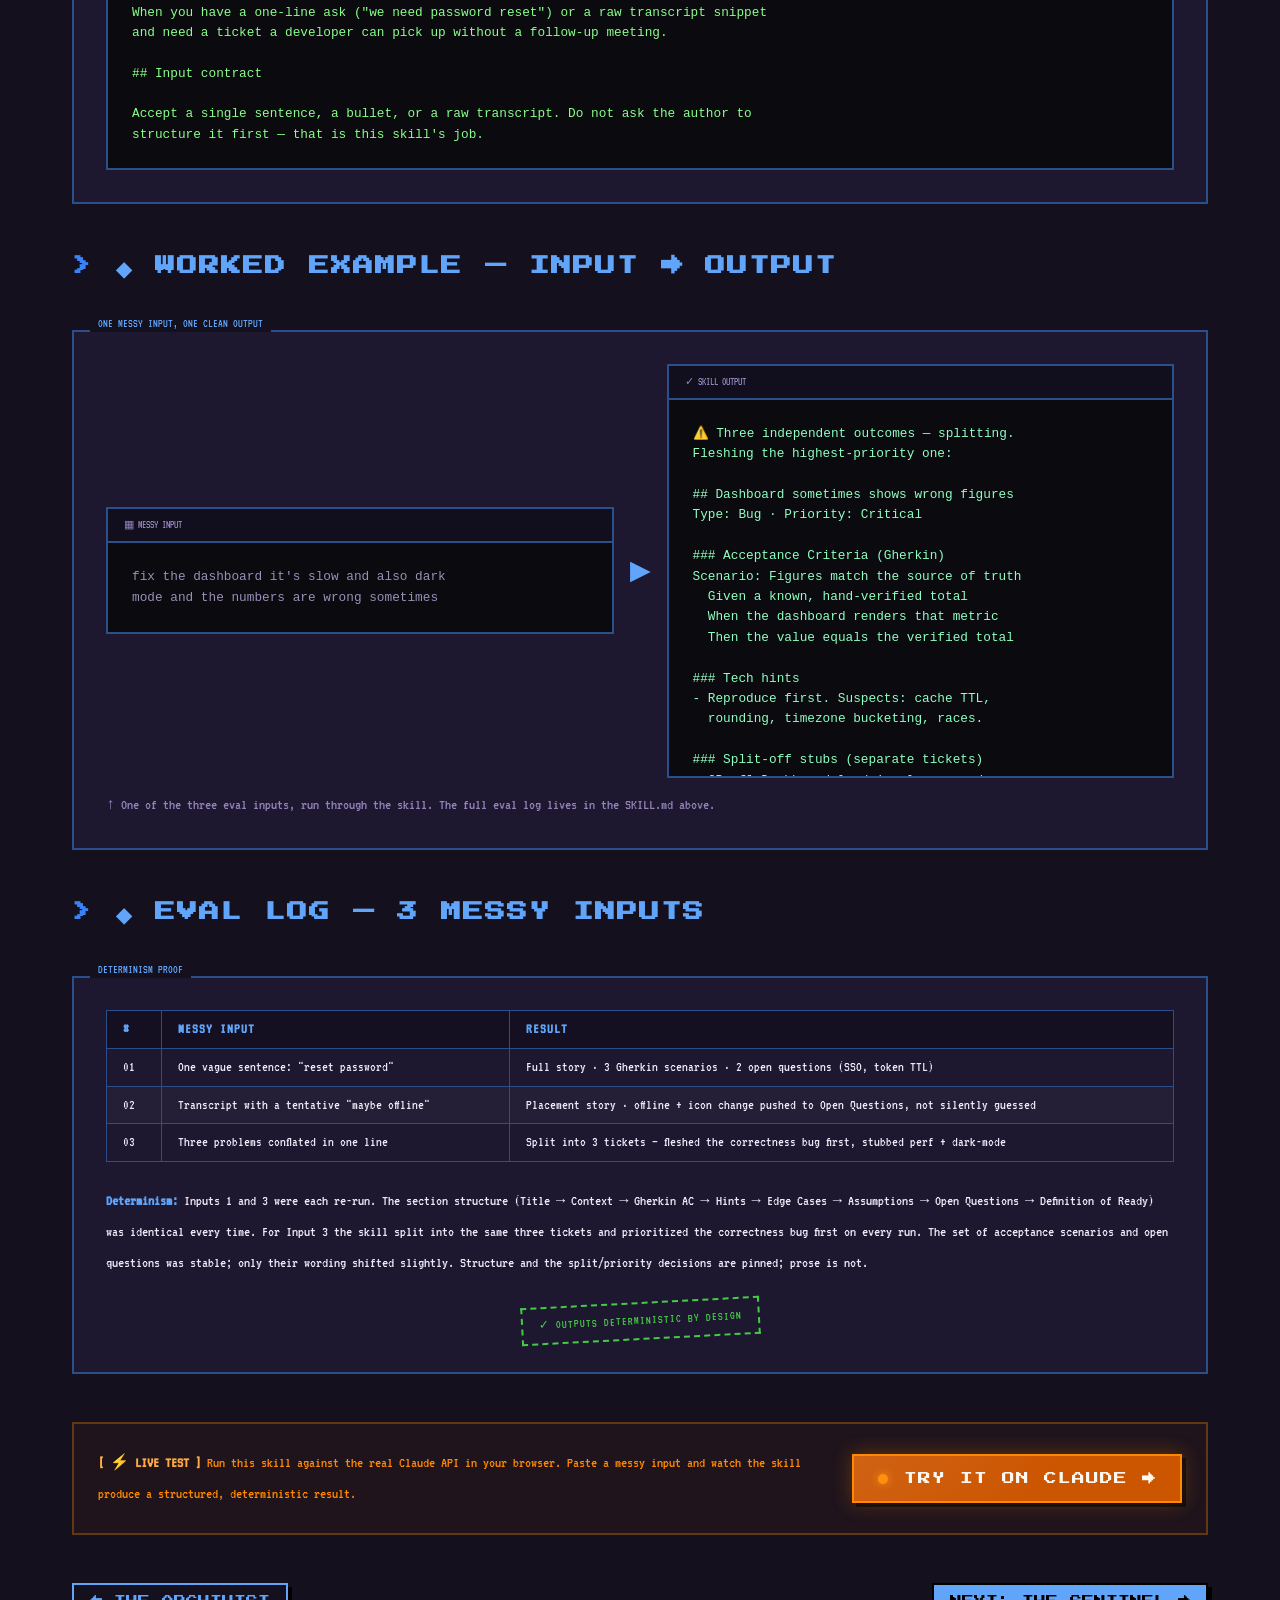
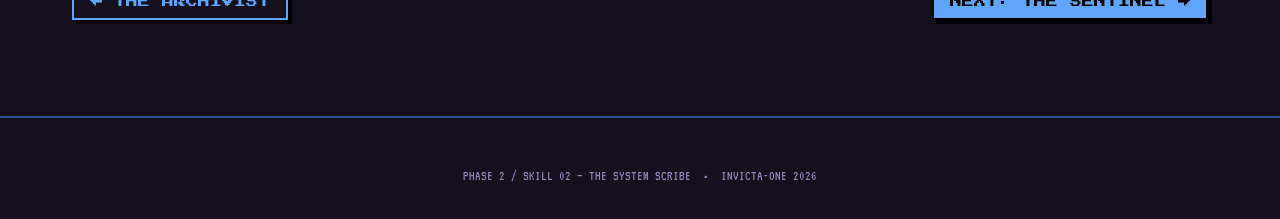
<file: phase2-trial-2-scribe.html>
<!DOCTYPE html>
<html lang="en">
<head>
  <meta charset="UTF-8">
  <meta name="viewport" content="width=device-width, initial-scale=1.0">
  <title>Skill 02 — The System Scribe | Invicta-One</title>
  <link rel="preconnect" href="https://fonts.googleapis.com">
  <link rel="preconnect" href="https://fonts.gstatic.com" crossorigin>
  <link href="https://fonts.googleapis.com/css2?family=Press+Start+2P&display=swap" rel="stylesheet">
  <link rel="stylesheet" href="css/base.css">
  <link rel="stylesheet" href="css/phase2.css">
  <link rel="stylesheet" href="css/try-it.css">
</head>
<body class="theme-scribe">

  <nav class="pixel-nav">
    <a class="nav-logo" href="index.html">
      <span class="logo-icon">🚀</span>
      <span>INVICTA-ONE</span>
    </a>
    <button class="nav-toggle" onclick="toggleNav()" aria-label="Menu">[ MENU ]</button>
    <ul class="nav-links" id="nav-links">
      <li><a href="index.html" class="nav-link" data-page="index">[ PASSPORT ]</a></li>
      <li><a href="trial-1-kessel-run.html" class="nav-link" data-page="kessel">[ T1: KESSEL RUN ]</a></li>
      <li><a href="trial-2-architect.html" class="nav-link" data-page="architect">[ T2: ARCHITECT ]</a></li>
      <li><a href="trial-3-holocron.html" class="nav-link" data-page="holocron">[ T3: HOLOCRON ]</a></li>
      <li class="nav-phase-sep">// P2 //</li>
      <li><a href="phase2-trial-1-archivist.html" class="nav-link" data-page="archivist">[ S1: ARCHIVIST ]</a></li>
      <li><a href="phase2-trial-2-scribe.html" class="nav-link" data-page="scribe">[ S2: SCRIBE ]</a></li>
      <li><a href="phase2-trial-3-sentinel.html" class="nav-link" data-page="sentinel">[ S3: SENTINEL ]</a></li>
    </ul>
  </nav>

  <!-- ── Hero ────────────────────────────────────────────── -->
  <div class="hero-phase2">
    <div class="hero-content">
      <p class="hero-meta" style="margin-bottom: var(--s2);">◀ INVICTA-ONE &nbsp;/&nbsp; PHASE 2 &nbsp;/&nbsp; SKILL 02 ▶</p>
      <span class="hero-emblem">📐</span>
      <h1 class="hero-title">THE SYSTEM SCRIBE</h1>
      <p class="hero-subtitle">Jira-Ticket-Writer.md</p>
      <p class="hero-meta" style="margin-top: var(--s3);">JIRA TICKET ARCHITECT — INPUT TRANSLATION & STRUCTURE ENFORCEMENT</p>
    </div>
  </div>

  <main class="page-wrapper">

    <!-- ── Mission Brief ──────────────────────────────────── -->
    <div class="content-section" data-label="MISSION BRIEF" data-animate>
      <div class="mission-meta">
        <div class="mission-meta-item">
          <span class="label">SKILL</span>
          <span class="value">02 — THE SYSTEM SCRIBE</span>
        </div>
        <div class="mission-meta-item">
          <span class="label">TECHNIQUE</span>
          <span class="value"><span class="skill-tag">GHERKIN AC</span><span class="skill-tag">EDGE-CASE FORECAST</span><span class="skill-tag">REFUSE VAGUENESS</span><span class="skill-tag">READY FOR DEV</span></span>
        </div>
        <div class="mission-meta-item">
          <span class="label">STATUS</span>
          <span class="value" style="color: var(--color-success);">✓ COMMITTED — EVAL LOG VERIFIED</span>
        </div>
      </div>

      <div style="margin-top: var(--s3);">
        <div class="label" style="margin-bottom: var(--s1);">COMPLETION</div>
        <div class="progress-bar"><div class="progress-fill" style="--progress: 100%;"></div></div>
      </div>

      <p style="font-size: 0.9rem; color: var(--color-accent); margin-top: var(--s3); line-height: 2.2;">
        <strong>Logic mindset:</strong> A strict QA Engineer / Technical Lead who refuses to pass vague instructions through untouched.
      </p>
      <p style="font-size: 0.9rem; color: var(--color-text); margin-top: var(--s2); line-height: 2.2;">
        Turns a one-sentence brain-dump or a messy refinement-meeting transcript into a fully fleshed-out user story: Context, Acceptance Criteria in Given-When-Then Gherkin, Technical Implementation Hints, and forecast edge cases. Fills gaps with explicit, labelled assumptions and refuses to let two problems hide in one ticket.
      </p>
    </div>

    <!-- ── The Skill ──────────────────────────────────────── -->
    <h2 class="section-title" data-animate>THE SKILL — Jira-Ticket-Writer.md</h2>

    <div class="content-section" data-label="PRODUCTION-READY SKILL.md" data-animate>
      <p style="font-size: 0.9rem; color: var(--color-dim); line-height: 2; margin-bottom: var(--s3);">
        The complete, committed skill file. Pull it into any agent's skills directory — frontmatter,
        guardrails, deterministic procedure, output contract, and the eval log are all self-contained.
      </p>
      <div class="code-block-header">
        <span>Jira-Ticket-Writer.md</span>
        <button class="copy-btn" onclick="copyCode('skill-scribe')">[ COPY ]</button>
      </div>
      <pre class="code-block" id="skill-scribe" style="max-height: 520px;">---
name: jira-ticket-writer
description: Use when turning a vague one-sentence brain-dump or a messy refinement-meeting transcript into a fully fleshed-out, &quot;Ready for Dev&quot; Jira user story — with Context, Gherkin (Given-When-Then) Acceptance Criteria, Technical Implementation Hints, and forecast edge cases. Refuses to pass vague work through untouched.
---

# Jira Ticket Writer — &quot;The System Scribe&quot;

A utility skill that behaves like a strict QA Engineer / Technical Lead. It will
not accept ambiguity silently: it fills gaps with reasoned, clearly-labelled
assumptions, surfaces what still must be confirmed, and refuses to let two
different problems hide inside one ticket.

## When to use

When you have a one-line ask (&quot;we need password reset&quot;) or a raw transcript snippet
and need a ticket a developer can pick up without a follow-up meeting.

## Input contract

Accept a single sentence, a bullet, or a raw transcript. Do not ask the author to
structure it first — that is this skill&#x27;s job.

## Hard rules (guardrails)

1. **Never refuse to produce output, but never pretend vagueness away.** Produce a
   complete ticket; put every gap-filling decision in an explicit **Assumptions**
   block and every unresolved decision in **Open Questions**.
2. **One ticket = one outcome.** If the input conflates multiple independent
   problems, split it: fully flesh the highest-priority one and emit stubs for the
   rest. Conflated tickets are never &quot;Ready for Dev&quot;.
3. **Acceptance Criteria are testable and in Gherkin.** Every AC is a
   `Given / When / Then` scenario. Cover the happy path **and** the failure paths.
4. **Forecast edge cases.** Always consider: empty / first-run state, permissions
   &amp; auth, invalid input, rate limits / abuse, concurrency, localization &amp; time
   zones, and error/timeout handling. List the ones that apply.
5. **Tech hints, not a design doc.** Point at the likely components, data, and
   risks. Do not over-specify the implementation.

## Procedure (deterministic)

1. Extract the core user need. If multiple needs exist, apply rule 2 (split).
2. Draft the **Title** as `&lt;verb&gt; &lt;object&gt; [for &lt;persona&gt;]`.
3. Write **Context** — who, what, why, in 2–4 plain sentences.
4. Derive **Acceptance Criteria** as Gherkin scenarios: at least one happy path
   and one failure path; add scenarios until the behavior is unambiguous.
5. Run the edge-case checklist (rule 4); fold confirmed ones into AC, list
   uncertain ones under **Open Questions**.
6. Add **Technical Implementation Hints** and a **Definition of Ready** check.
7. Emit **Assumptions** and **Open Questions** explicitly.

## Output format

```
## &lt;Title&gt;
**Type:** Story | Bug | Task   **Priority:** &lt;P&gt;   **Estimate:** &lt;rough&gt;

### Context
&lt;2–4 sentences&gt;

### Acceptance Criteria
\`\`\`gherkin
Scenario: &lt;happy path&gt;
  Given ...
  When ...
  Then ...

Scenario: &lt;failure / edge&gt;
  Given ...
  When ...
  Then ...
\`\`\`

### Technical Implementation Hints
- &lt;component / data / risk&gt;

### Edge Cases Considered
- &lt;covered in AC&gt; / &lt;flagged below&gt;

### Assumptions
- &lt;explicit gap-fill&gt;

### Open Questions
- [ ] &lt;must be answered before / during dev&gt;

### Definition of Ready
- [x] Independent &amp; single-outcome
- [x] Testable AC
- [ ] &lt;blocking open question, if any&gt;
```

---

## Eval Log

Tested against 3 separate, messy inputs. Outputs below are real runs of this skill.

### Input 1 — one vague sentence

```
we need users to be able to reset their password
```

**Output 1**

```
## Allow users to reset a forgotten password
**Type:** Story   **Priority:** High   **Estimate:** M

### Context
Users who forget their password currently have no self-service way back in and
must contact support. We need a secure, email-based self-service reset flow.

### Acceptance Criteria
```gherkin
Scenario: Request a reset link with a known email
  Given a registered user on the login page
  When they request a password reset for their email
  Then a single-use reset link is emailed
  And the same neutral confirmation is shown whether or not the email exists

Scenario: Use a valid reset link
  Given a user opened a reset link that is under 60 minutes old and unused
  When they submit a new password meeting the policy
  Then the password is updated, the link is invalidated, and active sessions are revoked

Scenario: Use an expired or already-used link
  Given a reset link that is older than 60 minutes or already consumed
  When the user opens it
  Then they see an &quot;expired link&quot; message and an option to request a new one
```

### Technical Implementation Hints
- Single-use, time-boxed token (store a hash, not the token; default TTL 60 min).
- Reuse the transactional email service; throttle requests per account/IP.
- On success, revoke existing sessions and write an audit-log event.

### Edge Cases Considered
- Email not registered → identical response (no account enumeration). [in AC]
- Token expired / reused [in AC]; rate-limiting abuse [hint].
- SSO-only accounts → see Open Questions.

### Assumptions
- Reset is email-based (no SMS/OTP in scope).
- An existing password policy and email service are available.

### Open Questions
- [ ] How should SSO-only accounts behave — block reset, or allow a local password?
- [ ] Token TTL: confirm 60 minutes is acceptable.

### Definition of Ready
- [x] Independent &amp; single-outcome
- [x] Testable AC
- [ ] SSO behavior confirmed
```

### Input 2 — messy transcript snippet (uncertainty included)

```
Yeah so on the call support said customers keep complaining they can&#x27;t find the
export button on mobile, it&#x27;s buried under some overflow menu, can we just put it
on the main screen — oh and make it work offline maybe? not sure. Pedro mentioned
the icon too.
```

**Output 2**

```
## Surface the &quot;Export&quot; action on the mobile main screen
**Type:** Story   **Priority:** Medium   **Estimate:** S

### Context
On mobile, Export is hidden in an overflow menu and customers report they can&#x27;t
find it (raised by Support). Promote it to a primary, always-visible action on
the main screen.

### Acceptance Criteria
```gherkin
Scenario: Export is reachable from the main screen
  Given a signed-in user on the mobile main screen
  When the screen loads
  Then an &quot;Export&quot; action is visible without opening the overflow menu

Scenario: Export still works as before
  Given the user taps the promoted Export action
  When export runs
  Then the same file is produced as from the old menu location
```

### Technical Implementation Hints
- UI-only relocation; do not change the export pipeline.
- Confirm the action bar has room on small viewports; otherwise demote a lower-priority action.

### Edge Cases Considered
- Small screens / crowded action bar [hint].
- Offline export and the icon change are NOT in scope — see Open Questions.

### Assumptions
- &quot;Main screen&quot; = the post-login home/list screen.
- Scope is visibility/placement, not export behavior.

### Open Questions
- [ ] Offline export — the request was tentative (&quot;maybe&quot;); is it in scope or a separate ticket?
- [ ] What is the icon change Pedro mentioned? Needs a spec or it&#x27;s out of scope.

### Definition of Ready
- [x] Single-outcome (placement only)
- [x] Testable AC
- [ ] Offline + icon scope confirmed
```

### Input 3 — adversarial: three problems conflated in one line

```
fix the dashboard it&#x27;s slow and also dark mode and the numbers are wrong sometimes
```

**Output 3**

```
⚠️ This brain-dump contains THREE independent outcomes. Splitting per rule 2.
Fully fleshing the highest-priority one (data correctness); stubs follow.

## Dashboard occasionally shows incorrect figures
**Type:** Bug   **Priority:** Critical   **Estimate:** M (after investigation)

### Context
Users report the dashboard &quot;numbers are wrong sometimes&quot;. Incorrect figures erode
trust and may drive bad decisions — this is the highest-priority of the three asks
and is treated as a correctness bug.

### Acceptance Criteria
```gherkin
Scenario: Figures match the source of truth
  Given a dataset with a known, hand-verified total
  When the dashboard renders that metric
  Then the displayed value equals the verified total

Scenario: Stale cache cannot show wrong figures
  Given underlying data has just changed
  When the dashboard is viewed
  Then it shows refreshed values or an explicit &quot;updating…&quot; state, never a silently stale wrong number
```

### Technical Implementation Hints
- First reproduce: capture an example of &quot;wrong&quot; with inputs + expected vs actual.
- Prime suspects: caching/TTL, rounding, timezone bucketing, race on concurrent writes.
- Add a regression test around the reproduced case before fixing.

### Edge Cases Considered
- Concurrency / stale cache [in AC]; rounding &amp; timezone bucketing [hints].

### Assumptions
- &quot;Wrong sometimes&quot; = intermittent, so likely state/timing-dependent, not a constant offset.

### Open Questions
- [ ] Which metric(s)? Need one concrete reproduction from the reporter.

### Definition of Ready
- [x] Single-outcome
- [x] Testable AC
- [ ] Reproduction attached

---
### Split-off stubs (create as separate tickets)
- **[Perf] Dashboard load is slow** — needs a target (e.g. &lt;2 s p95) and a profiling
  step before AC can be written.
- **[Feature] Dark mode for dashboard** — needs design tokens / scope; unrelated to the bug above.
```

### Determinism check

Inputs 1 and 3 were each re-run. The section structure (Title → Context → Gherkin
AC → Hints → Edge Cases → Assumptions → Open Questions → Definition of Ready) was
identical every time. For Input 3 the skill split into the same three tickets and
prioritized the correctness bug first on every run. The set of acceptance scenarios
and open questions was stable; only their wording shifted slightly. Structure and
the split/priority decisions are pinned; prose is not.
</pre>
    </div>

    <!-- ── Worked Example ─────────────────────────────────── -->
    <h2 class="section-title" data-animate>◆ WORKED EXAMPLE — INPUT → OUTPUT</h2>

    <div class="content-section" data-label="ONE MESSY INPUT, ONE CLEAN OUTPUT" data-animate>
      <div class="worked-example">
        <div class="we-col we-input">
          <div class="code-block-header"><span>▦ MESSY INPUT</span></div>
          <pre class="code-block">fix the dashboard it&#x27;s slow and also dark
mode and the numbers are wrong sometimes</pre>
        </div>
        <div class="we-arrow">▶</div>
        <div class="we-col we-output">
          <div class="code-block-header"><span>✓ SKILL OUTPUT</span></div>
          <pre class="code-block">⚠️ Three independent outcomes — splitting.
Fleshing the highest-priority one:

## Dashboard sometimes shows wrong figures
Type: Bug · Priority: Critical

### Acceptance Criteria (Gherkin)
Scenario: Figures match the source of truth
  Given a known, hand-verified total
  When the dashboard renders that metric
  Then the value equals the verified total

### Tech hints
- Reproduce first. Suspects: cache TTL,
  rounding, timezone bucketing, races.

### Split-off stubs (separate tickets)
- [Perf] Dashboard load is slow — needs a
  target (e.g. &lt;2s p95) + profiling
- [Feature] Dark mode — needs design tokens</pre>
        </div>
      </div>
      <p style="font-size: 0.9rem; color: var(--color-dim); margin-top: var(--s2);">
        ↑ One of the three eval inputs, run through the skill. The full eval log lives in the SKILL.md above.
      </p>
    </div>

    <!-- ── Eval Log Summary ───────────────────────────────── -->
    <h2 class="section-title" data-animate>◆ EVAL LOG — 3 MESSY INPUTS</h2>

    <div class="content-section" data-label="DETERMINISM PROOF" data-animate>
      <div class="table-scroll">
      <table class="pixel-table" id="eval-table-scribe">
        <thead>
          <tr><th>#</th><th>MESSY INPUT</th><th>RESULT</th></tr>
        </thead>
        <tbody>
          <tr><td>01</td><td>One vague sentence: "reset password"</td><td>Full story · 3 Gherkin scenarios · 2 open questions (SSO, token TTL)</td></tr>
          <tr><td>02</td><td>Transcript with a tentative "maybe offline"</td><td>Placement story · offline + icon change pushed to Open Questions, not silently guessed</td></tr>
          <tr><td>03</td><td>Three problems conflated in one line</td><td>Split into 3 tickets — fleshed the correctness bug first, stubbed perf + dark-mode</td></tr>
        </tbody>
      </table>
      </div>
      <p style="font-size: 0.9rem; color: var(--color-text); line-height: 2; margin-top: var(--s3);">
        <strong style="color: var(--color-accent);">Determinism:</strong> Inputs 1 and 3 were each re-run. The section structure (Title → Context → Gherkin AC → Hints → Edge Cases → Assumptions → Open Questions → Definition of Ready) was identical every time. For Input 3 the skill split into the same three tickets and prioritized the correctness bug first on every run. The set of acceptance scenarios and open questions was stable; only their wording shifted slightly. Structure and the split/priority decisions are pinned; prose is not.
      </p>
      <div style="text-align: center; margin-top: var(--s3);">
        <span class="det-stamp">✓ OUTPUTS DETERMINISTIC BY DESIGN</span>
      </div>
    </div>

    <!-- ── Try It ─────────────────────────────────────────── -->
    <div class="try-it-banner" data-animate>
      <div class="try-it-banner-text">
        <strong>[ ⚡ LIVE TEST ]</strong> Run this skill against the real Claude API in your browser.
        Paste a messy input and watch the skill produce a structured, deterministic result.
      </div>
      <button class="try-it-btn" onclick="TryIt.open(SKILL_CONFIG)">
        <span class="claude-dot"></span> TRY IT ON CLAUDE →
      </button>
    </div>

    <!-- ── Back / Forward nav ─────────────────────────────── -->
    <div style="display: flex; justify-content: space-between; align-items: center; margin-top: var(--s5); flex-wrap: wrap; gap: var(--s2);" data-animate>
      <a href="phase2-trial-1-archivist.html" class="pixel-btn" style="background: transparent; color: var(--color-accent); border-color: var(--color-accent);">← THE ARCHIVIST</a>
      <a href="phase2-trial-3-sentinel.html" class="pixel-btn">NEXT: THE SENTINEL →</a>
    </div>

  </main>

  <footer class="pixel-footer">
    <p>PHASE 2 / SKILL 02 — THE SYSTEM SCRIBE &nbsp;•&nbsp; INVICTA-ONE 2026</p>
  </footer>

  <script src="js/nav.js"></script>
  <script src="js/animations.js"></script>
  <script src="js/try-it.js"></script>
  <script>
    var _raw = document.getElementById('skill-scribe').textContent;
    var SKILL_CONFIG = {
      name: 'THE SYSTEM SCRIBE',
      color: '#60a5fa',
      systemPrompt: _raw.split('## Eval Log')[0].trim(),
      inputLabel: 'PASTE A VAGUE ASK OR TRANSCRIPT TO TURN INTO A TICKET',
      inputPlaceholder: "we need users to be able to reset their password",
      sampleInput: "fix the dashboard it's slow and also dark mode and the numbers are wrong sometimes"
    };
  </script>
</body>
</html>
</file>
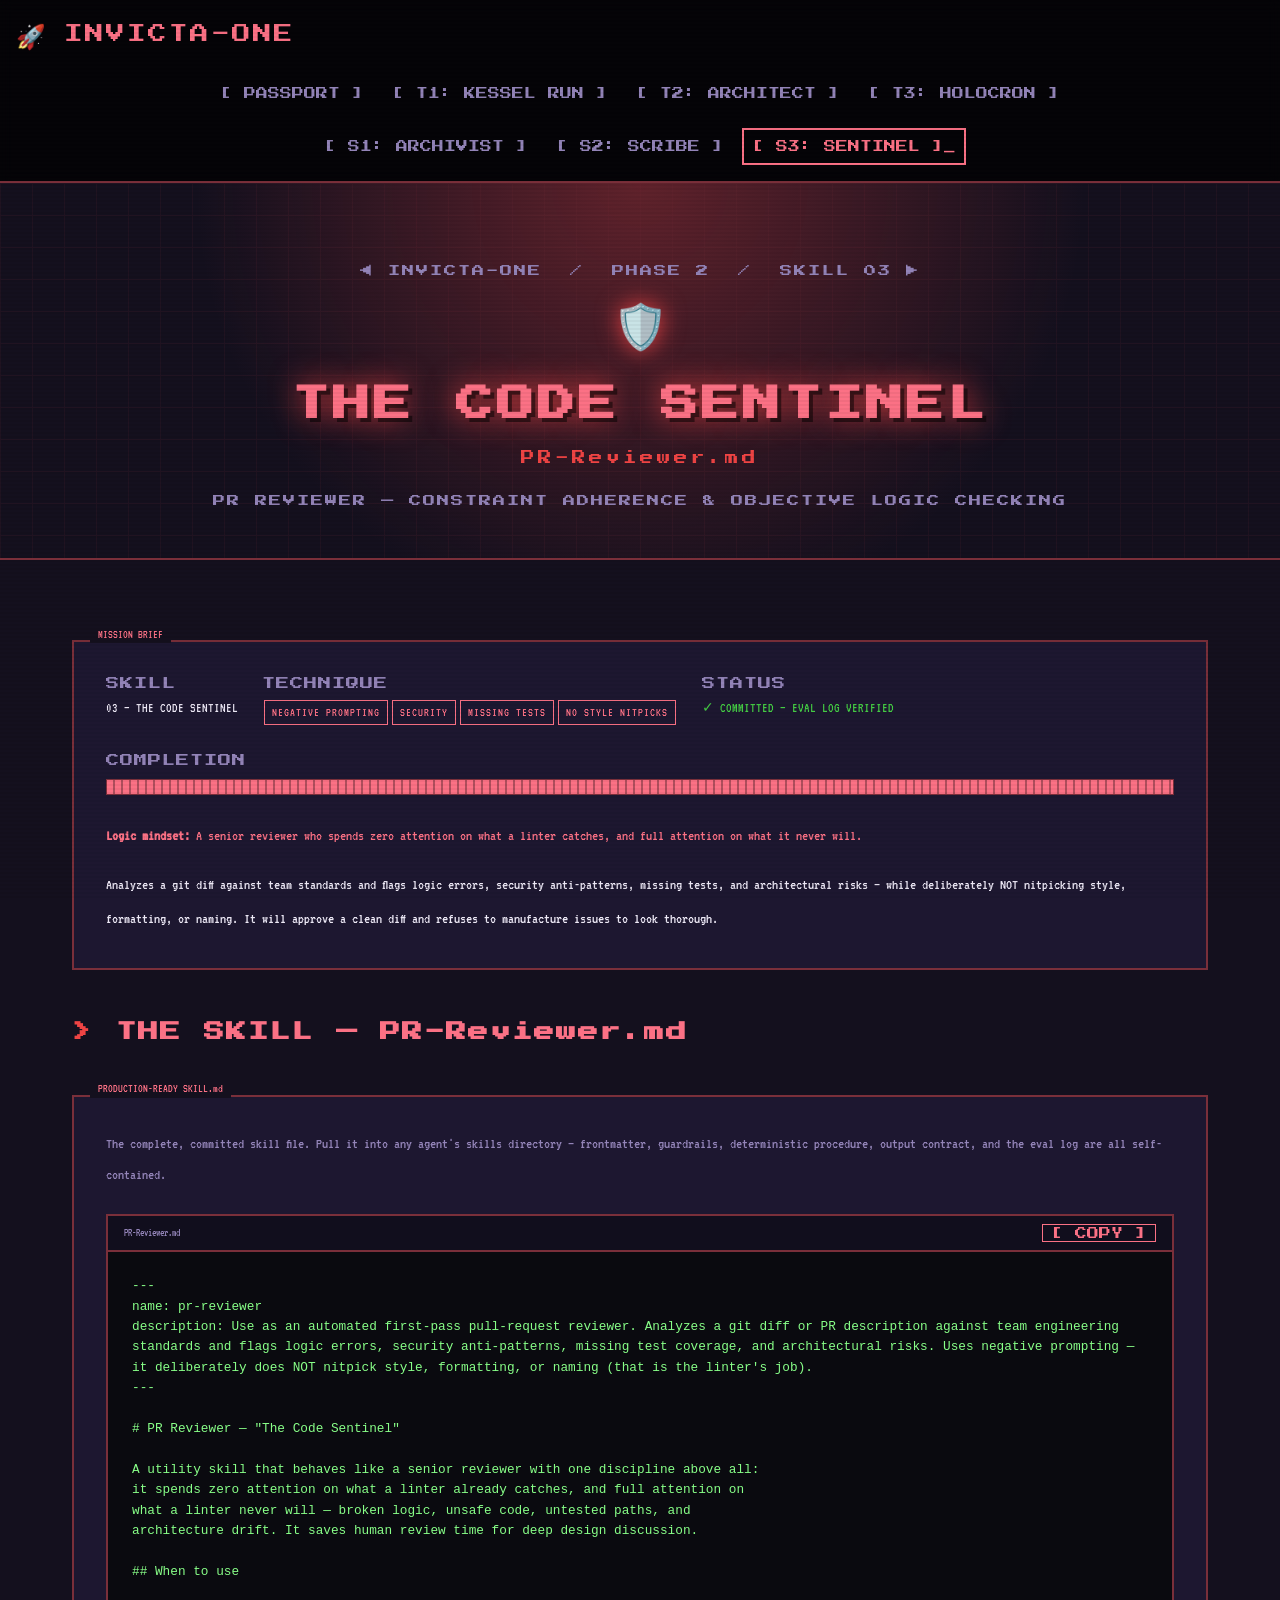
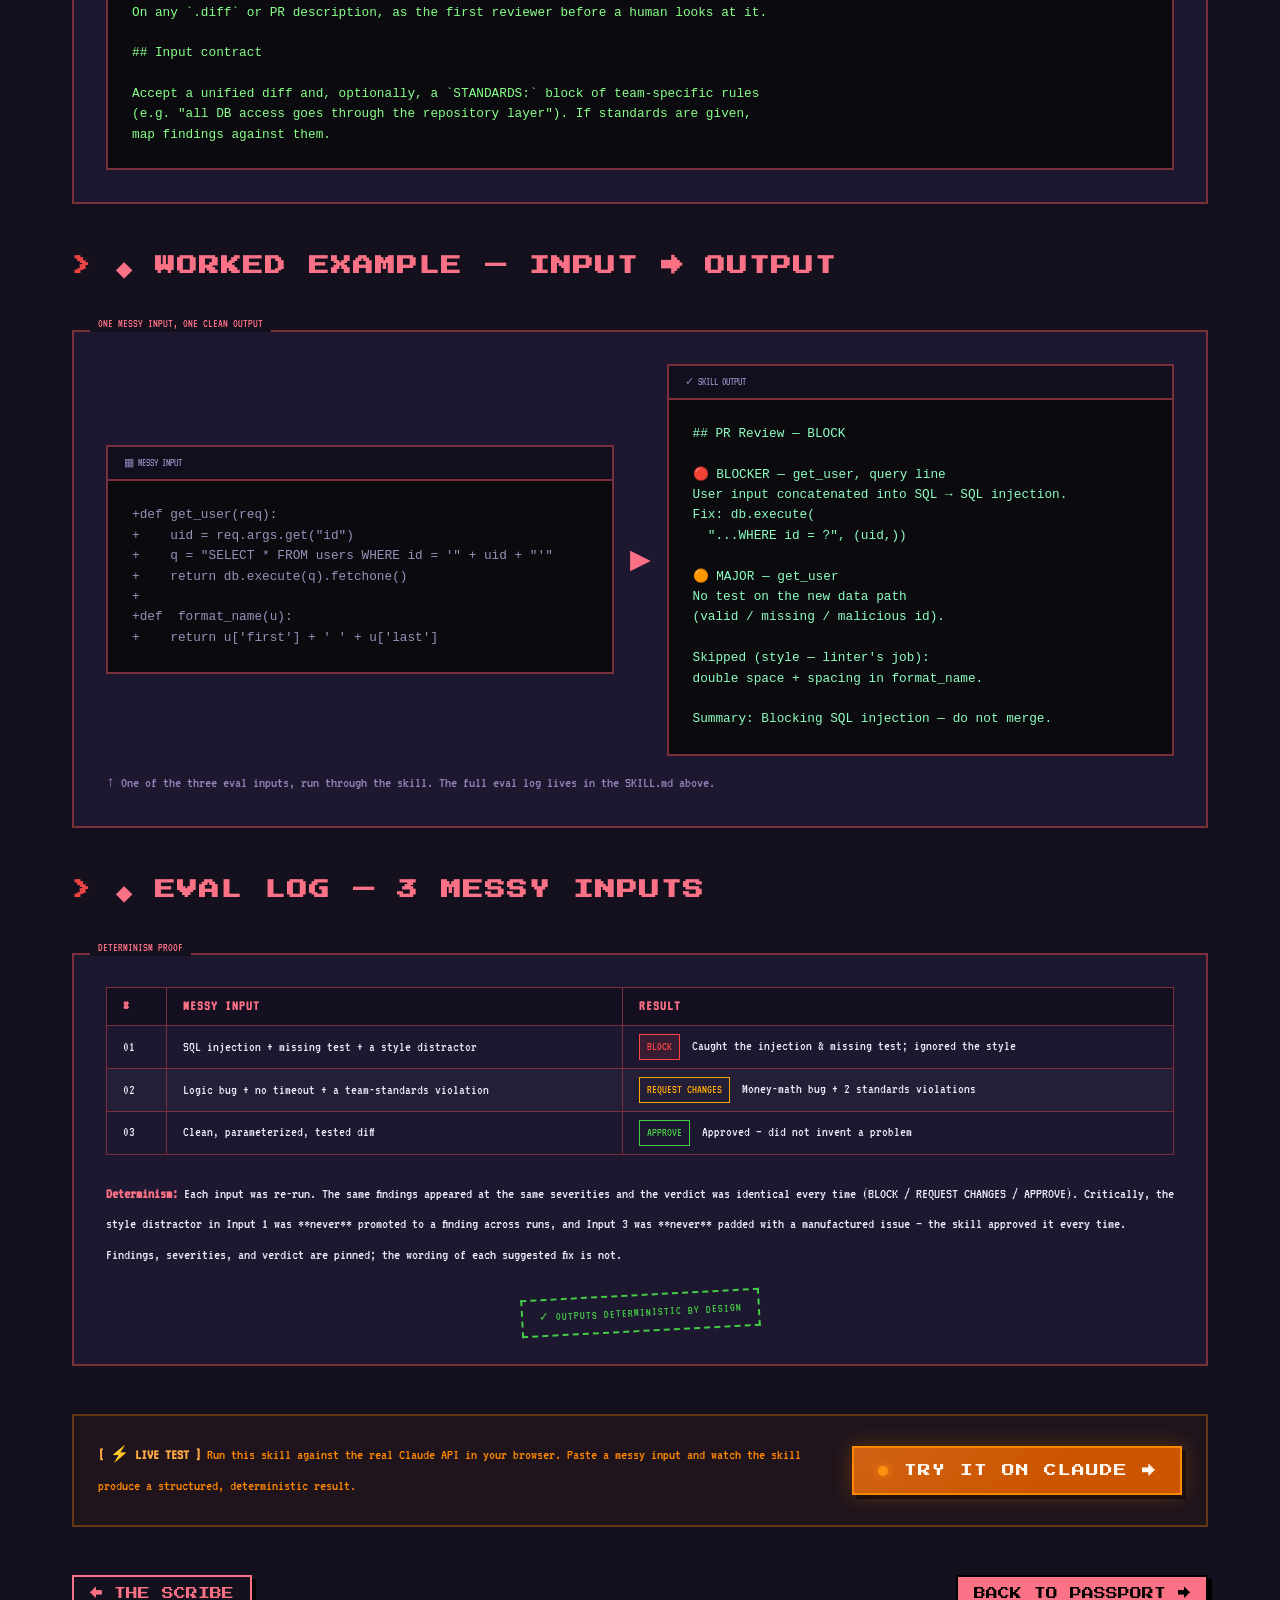
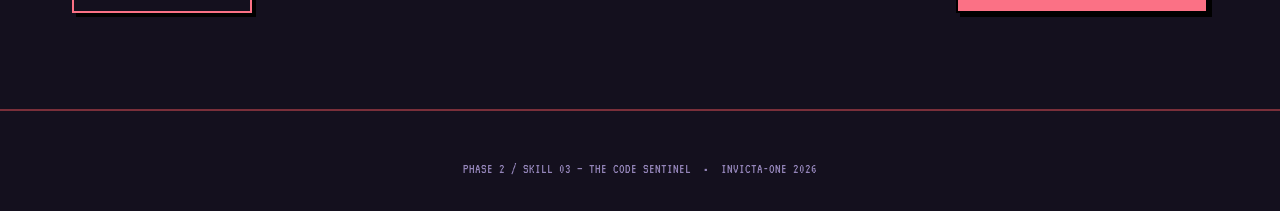
<file: phase2-trial-3-sentinel.html>
<!DOCTYPE html>
<html lang="en">
<head>
  <meta charset="UTF-8">
  <meta name="viewport" content="width=device-width, initial-scale=1.0">
  <title>Skill 03 — The Code Sentinel | Invicta-One</title>
  <link rel="preconnect" href="https://fonts.googleapis.com">
  <link rel="preconnect" href="https://fonts.gstatic.com" crossorigin>
  <link href="https://fonts.googleapis.com/css2?family=Press+Start+2P&display=swap" rel="stylesheet">
  <link rel="stylesheet" href="css/base.css">
  <link rel="stylesheet" href="css/phase2.css">
  <link rel="stylesheet" href="css/try-it.css">
</head>
<body class="theme-sentinel">

  <nav class="pixel-nav">
    <a class="nav-logo" href="index.html">
      <span class="logo-icon">🚀</span>
      <span>INVICTA-ONE</span>
    </a>
    <button class="nav-toggle" onclick="toggleNav()" aria-label="Menu">[ MENU ]</button>
    <ul class="nav-links" id="nav-links">
      <li><a href="index.html" class="nav-link" data-page="index">[ PASSPORT ]</a></li>
      <li><a href="trial-1-kessel-run.html" class="nav-link" data-page="kessel">[ T1: KESSEL RUN ]</a></li>
      <li><a href="trial-2-architect.html" class="nav-link" data-page="architect">[ T2: ARCHITECT ]</a></li>
      <li><a href="trial-3-holocron.html" class="nav-link" data-page="holocron">[ T3: HOLOCRON ]</a></li>
      <li class="nav-phase-sep">// P2 //</li>
      <li><a href="phase2-trial-1-archivist.html" class="nav-link" data-page="archivist">[ S1: ARCHIVIST ]</a></li>
      <li><a href="phase2-trial-2-scribe.html" class="nav-link" data-page="scribe">[ S2: SCRIBE ]</a></li>
      <li><a href="phase2-trial-3-sentinel.html" class="nav-link" data-page="sentinel">[ S3: SENTINEL ]</a></li>
    </ul>
  </nav>

  <!-- ── Hero ────────────────────────────────────────────── -->
  <div class="hero-phase2">
    <div class="hero-content">
      <p class="hero-meta" style="margin-bottom: var(--s2);">◀ INVICTA-ONE &nbsp;/&nbsp; PHASE 2 &nbsp;/&nbsp; SKILL 03 ▶</p>
      <span class="hero-emblem">🛡️</span>
      <h1 class="hero-title">THE CODE SENTINEL</h1>
      <p class="hero-subtitle">PR-Reviewer.md</p>
      <p class="hero-meta" style="margin-top: var(--s3);">PR REVIEWER — CONSTRAINT ADHERENCE & OBJECTIVE LOGIC CHECKING</p>
    </div>
  </div>

  <main class="page-wrapper">

    <!-- ── Mission Brief ──────────────────────────────────── -->
    <div class="content-section" data-label="MISSION BRIEF" data-animate>
      <div class="mission-meta">
        <div class="mission-meta-item">
          <span class="label">SKILL</span>
          <span class="value">03 — THE CODE SENTINEL</span>
        </div>
        <div class="mission-meta-item">
          <span class="label">TECHNIQUE</span>
          <span class="value"><span class="skill-tag">NEGATIVE PROMPTING</span><span class="skill-tag">SECURITY</span><span class="skill-tag">MISSING TESTS</span><span class="skill-tag">NO STYLE NITPICKS</span></span>
        </div>
        <div class="mission-meta-item">
          <span class="label">STATUS</span>
          <span class="value" style="color: var(--color-success);">✓ COMMITTED — EVAL LOG VERIFIED</span>
        </div>
      </div>

      <div style="margin-top: var(--s3);">
        <div class="label" style="margin-bottom: var(--s1);">COMPLETION</div>
        <div class="progress-bar"><div class="progress-fill" style="--progress: 100%;"></div></div>
      </div>

      <p style="font-size: 0.9rem; color: var(--color-accent); margin-top: var(--s3); line-height: 2.2;">
        <strong>Logic mindset:</strong> A senior reviewer who spends zero attention on what a linter catches, and full attention on what it never will.
      </p>
      <p style="font-size: 0.9rem; color: var(--color-text); margin-top: var(--s2); line-height: 2.2;">
        Analyzes a git diff against team standards and flags logic errors, security anti-patterns, missing tests, and architectural risks — while deliberately NOT nitpicking style, formatting, or naming. It will approve a clean diff and refuses to manufacture issues to look thorough.
      </p>
    </div>

    <!-- ── The Skill ──────────────────────────────────────── -->
    <h2 class="section-title" data-animate>THE SKILL — PR-Reviewer.md</h2>

    <div class="content-section" data-label="PRODUCTION-READY SKILL.md" data-animate>
      <p style="font-size: 0.9rem; color: var(--color-dim); line-height: 2; margin-bottom: var(--s3);">
        The complete, committed skill file. Pull it into any agent's skills directory — frontmatter,
        guardrails, deterministic procedure, output contract, and the eval log are all self-contained.
      </p>
      <div class="code-block-header">
        <span>PR-Reviewer.md</span>
        <button class="copy-btn" onclick="copyCode('skill-sentinel')">[ COPY ]</button>
      </div>
      <pre class="code-block" id="skill-sentinel" style="max-height: 520px;">---
name: pr-reviewer
description: Use as an automated first-pass pull-request reviewer. Analyzes a git diff or PR description against team engineering standards and flags logic errors, security anti-patterns, missing test coverage, and architectural risks. Uses negative prompting — it deliberately does NOT nitpick style, formatting, or naming (that is the linter&#x27;s job).
---

# PR Reviewer — &quot;The Code Sentinel&quot;

A utility skill that behaves like a senior reviewer with one discipline above all:
it spends zero attention on what a linter already catches, and full attention on
what a linter never will — broken logic, unsafe code, untested paths, and
architecture drift. It saves human review time for deep design discussion.

## When to use

On any `.diff` or PR description, as the first reviewer before a human looks at it.

## Input contract

Accept a unified diff and, optionally, a `STANDARDS:` block of team-specific rules
(e.g. &quot;all DB access goes through the repository layer&quot;). If standards are given,
map findings against them.

## Hard rules (guardrails — negative prompting)

**DO NOT flag (leave to the linter / formatter):**

- Formatting, whitespace, indentation, line length, trailing commas
- Naming preferences, import order, &quot;more idiomatic&quot; rewrites
- Subjective style or personal-preference refactors

When a style issue is the only thing present, stay silent on it (optionally note
`(skipped: style — linter&#x27;s job)`) and do not manufacture a substantive issue to
look thorough. **Approving a clean diff is a valid, correct outcome.**

**DO flag:**

- **Logic** — off-by-one, inverted conditions, wrong operators, unhandled branches,
  fallacious assumptions
- **Security** — injection (SQL/command/XSS), hard-coded secrets, missing
  authz/authn, unsafe deserialization, sensitive data in logs
- **Tests** — new logic or data paths with no test; assertions that don&#x27;t assert
- **Error handling** — swallowed errors, missing timeouts, unchecked external calls
- **Architecture** — layering violations, scope creep beyond the ticket, breaking
  changes without a migration path, tight coupling introduced

## Severity rubric

- 🔴 **BLOCKER** — security hole, data loss, or a logic bug that ships broken behavior
- 🟠 **MAJOR** — missing tests on real logic, missing error handling, architecture violation
- 🟡 **MINOR** — substantive but non-blocking (a narrow edge case, a weak assertion)

Style is **not** a severity. It never appears as a finding.

## Procedure (deterministic)

1. Read the diff; for each hunk ask: does this change behavior, security posture,
   test coverage, or architecture?
2. Emit one finding per real issue: `severity · file:line · what · why · fix`.
3. If `STANDARDS:` was provided, check each against it and cite the violated rule.
4. Assign a verdict from the fixed set: **APPROVE** / **APPROVE WITH NITS** /
   **REQUEST CHANGES** / **BLOCK**. A 🔴 forces BLOCK; a 🟠 forces at least
   REQUEST CHANGES.
5. Never let the count of findings inflate to seem rigorous — zero substantive
   findings → APPROVE.

## Output format

```
## PR Review — &lt;verdict&gt;

🔴 BLOCKER — &lt;file:line&gt;
&lt;what&gt; · &lt;why&gt; · Fix: &lt;concrete fix&gt;

🟠 MAJOR — &lt;file:line&gt;
...

🟡 MINOR — &lt;file:line&gt;
...

Skipped (style — linter&#x27;s job): &lt;count or note&gt;
Summary: &lt;one line&gt;
```

---

## Eval Log

Tested against 3 separate, messy inputs. Outputs below are real runs of this skill.

### Input 1 — SQL injection + missing test, plus a style distractor

```diff
+def get_user(req):
+    uid = req.args.get(&quot;id&quot;)
+    q = &quot;SELECT * FROM users WHERE id = &#x27;&quot; + uid + &quot;&#x27;&quot;
+    return db.execute(q).fetchone()
+
+def  format_name(u):
+    return u[&#x27;first&#x27;]+&#x27; &#x27;+u[&#x27;last&#x27;]
```

**Output 1**

```
## PR Review — BLOCK

🔴 BLOCKER — get_user, query line
User input `uid` is concatenated straight into SQL · classic SQL injection
(`?id=&#x27; OR &#x27;1&#x27;=&#x27;1`) · Fix: use a parameterized query —
`db.execute(&quot;SELECT * FROM users WHERE id = ?&quot;, (uid,))`.

🟠 MAJOR — get_user
New data-access function has no test · the injection path and the not-found path
are unverified · Fix: add tests for a valid id, a missing id, and a malicious id.

Skipped (style — linter&#x27;s job): double space in `format_name` def and the
missing spaces around `+` — not reviewed.
Summary: Blocking SQL injection; do not merge until parameterized and tested.
```

### Input 2 — logic bug + missing error handling + team-standards violation

```
STANDARDS:
- All outbound HTTP must set a timeout.
- All DB access goes through the repository layer (no raw db in controllers).

diff:
+def apply_discount(price, pct):  # pct is 0-100
+    return price - price * pct
+
+def fetch_rate(url):
+    r = requests.get(url)
+    return r.json()
+
+# controllers/report.py
+def report(req):
+    rows = db.execute(&quot;SELECT * FROM sales&quot;).fetchall()
+    return render(rows)
```

**Output 2**

```
## PR Review — REQUEST CHANGES

🔴 BLOCKER — apply_discount, return line
`pct` is documented 0–100 but used as a raw multiplier, so a 20% discount computes
`price - price*20` (a 2000% discount) · ships incorrect money math ·
Fix: `return price - price * (pct / 100)` and add boundary tests (0, 100).

🟠 MAJOR — fetch_rate
`requests.get` has no timeout — violates STANDARDS (&quot;all outbound HTTP must set a
timeout&quot;) and can hang the worker · also `.json()` will raise on a non-200/non-JSON
response · Fix: `requests.get(url, timeout=5)`, check status, handle errors.

🟠 MAJOR — controllers/report.py:report
Raw `db.execute` in a controller violates STANDARDS (&quot;DB access goes through the
repository layer&quot;) · couples the controller to the schema · Fix: move the query
behind a repository method.

Skipped (style — linter&#x27;s job): none worth noting.
Summary: One blocking money bug and two standards violations — changes required.
```

### Input 3 — clean diff (restraint test): nothing substantive to flag

```diff
+def get_user(conn, user_id: int):
+    row = conn.execute(
+        &quot;SELECT id, email FROM users WHERE id = ?&quot;, (user_id,)
+    ).fetchone()
+    return row
+
+def test_get_user_returns_row(fake_conn):
+    assert get_user(fake_conn, 1)[&quot;email&quot;] == &quot;a@b.com&quot;
+
+def test_get_user_missing(fake_conn):
+    assert get_user(fake_conn, 999) is None
```

**Output 3**

```
## PR Review — APPROVE

No logic, security, test-coverage, or architectural issues found:
- Query is parameterized (no injection).
- Both the hit and the not-found paths are tested.

Skipped (style — linter&#x27;s job): naming/formatting not reviewed.
Summary: Looks correct and tested — approving. Style left to the linter.
```

### Determinism check

Each input was re-run. The same findings appeared at the same severities and the
verdict was identical every time (BLOCK / REQUEST CHANGES / APPROVE). Critically,
the style distractor in Input 1 was **never** promoted to a finding across runs,
and Input 3 was **never** padded with a manufactured issue — the skill approved it
every time. Findings, severities, and verdict are pinned; the wording of each
suggested fix is not.
</pre>
    </div>

    <!-- ── Worked Example ─────────────────────────────────── -->
    <h2 class="section-title" data-animate>◆ WORKED EXAMPLE — INPUT → OUTPUT</h2>

    <div class="content-section" data-label="ONE MESSY INPUT, ONE CLEAN OUTPUT" data-animate>
      <div class="worked-example">
        <div class="we-col we-input">
          <div class="code-block-header"><span>▦ MESSY INPUT</span></div>
          <pre class="code-block">+def get_user(req):
+    uid = req.args.get(&quot;id&quot;)
+    q = &quot;SELECT * FROM users WHERE id = &#x27;&quot; + uid + &quot;&#x27;&quot;
+    return db.execute(q).fetchone()
+
+def  format_name(u):
+    return u[&#x27;first&#x27;] + &#x27; &#x27; + u[&#x27;last&#x27;]</pre>
        </div>
        <div class="we-arrow">▶</div>
        <div class="we-col we-output">
          <div class="code-block-header"><span>✓ SKILL OUTPUT</span></div>
          <pre class="code-block">## PR Review — BLOCK

🔴 BLOCKER — get_user, query line
User input concatenated into SQL → SQL injection.
Fix: db.execute(
  &quot;...WHERE id = ?&quot;, (uid,))

🟠 MAJOR — get_user
No test on the new data path
(valid / missing / malicious id).

Skipped (style — linter&#x27;s job):
double space + spacing in format_name.

Summary: Blocking SQL injection — do not merge.</pre>
        </div>
      </div>
      <p style="font-size: 0.9rem; color: var(--color-dim); margin-top: var(--s2);">
        ↑ One of the three eval inputs, run through the skill. The full eval log lives in the SKILL.md above.
      </p>
    </div>

    <!-- ── Eval Log Summary ───────────────────────────────── -->
    <h2 class="section-title" data-animate>◆ EVAL LOG — 3 MESSY INPUTS</h2>

    <div class="content-section" data-label="DETERMINISM PROOF" data-animate>
      <div class="table-scroll">
      <table class="pixel-table" id="eval-table-sentinel">
        <thead>
          <tr><th>#</th><th>MESSY INPUT</th><th>RESULT</th></tr>
        </thead>
        <tbody>
          <tr><td>01</td><td>SQL injection + missing test + a style distractor</td><td><span class="verdict-badge verdict-block">BLOCK</span> &nbsp;Caught the injection &amp; missing test; ignored the style</td></tr>
          <tr><td>02</td><td>Logic bug + no timeout + a team-standards violation</td><td><span class="verdict-badge verdict-changes">REQUEST CHANGES</span> &nbsp;Money-math bug + 2 standards violations</td></tr>
          <tr><td>03</td><td>Clean, parameterized, tested diff</td><td><span class="verdict-badge verdict-approve">APPROVE</span> &nbsp;Approved — did not invent a problem</td></tr>
        </tbody>
      </table>
      </div>
      <p style="font-size: 0.9rem; color: var(--color-text); line-height: 2; margin-top: var(--s3);">
        <strong style="color: var(--color-accent);">Determinism:</strong> Each input was re-run. The same findings appeared at the same severities and the verdict was identical every time (BLOCK / REQUEST CHANGES / APPROVE). Critically, the style distractor in Input 1 was **never** promoted to a finding across runs, and Input 3 was **never** padded with a manufactured issue — the skill approved it every time. Findings, severities, and verdict are pinned; the wording of each suggested fix is not.
      </p>
      <div style="text-align: center; margin-top: var(--s3);">
        <span class="det-stamp">✓ OUTPUTS DETERMINISTIC BY DESIGN</span>
      </div>
    </div>

    <!-- ── Try It ─────────────────────────────────────────── -->
    <div class="try-it-banner" data-animate>
      <div class="try-it-banner-text">
        <strong>[ ⚡ LIVE TEST ]</strong> Run this skill against the real Claude API in your browser.
        Paste a messy input and watch the skill produce a structured, deterministic result.
      </div>
      <button class="try-it-btn" onclick="TryIt.open(SKILL_CONFIG)">
        <span class="claude-dot"></span> TRY IT ON CLAUDE →
      </button>
    </div>

    <!-- ── Back / Forward nav ─────────────────────────────── -->
    <div style="display: flex; justify-content: space-between; align-items: center; margin-top: var(--s5); flex-wrap: wrap; gap: var(--s2);" data-animate>
      <a href="phase2-trial-2-scribe.html" class="pixel-btn" style="background: transparent; color: var(--color-accent); border-color: var(--color-accent);">← THE SCRIBE</a>
      <a href="index.html" class="pixel-btn">BACK TO PASSPORT →</a>
    </div>

  </main>

  <footer class="pixel-footer">
    <p>PHASE 2 / SKILL 03 — THE CODE SENTINEL &nbsp;•&nbsp; INVICTA-ONE 2026</p>
  </footer>

  <script src="js/nav.js"></script>
  <script src="js/animations.js"></script>
  <script src="js/try-it.js"></script>
  <script>
    var _raw = document.getElementById('skill-sentinel').textContent;
    var SKILL_CONFIG = {
      name: 'THE CODE SENTINEL',
      color: '#fb7185',
      systemPrompt: _raw.split('## Eval Log')[0].trim(),
      inputLabel: 'PASTE A GIT DIFF (optionally a STANDARDS: block) TO REVIEW',
      inputPlaceholder: "+def get_user(req):\n+    uid = req.args.get('id')\n+    q = \"SELECT * FROM users WHERE id = '\" + uid + \"'\"...",
      sampleInput: "+def apply_discount(price, pct):  # pct is 0-100\n+    return price - price * pct\n+\n+def fetch_rate(url):\n+    r = requests.get(url)\n+    return r.json()"
    };
  </script>
</body>
</html>
</file>
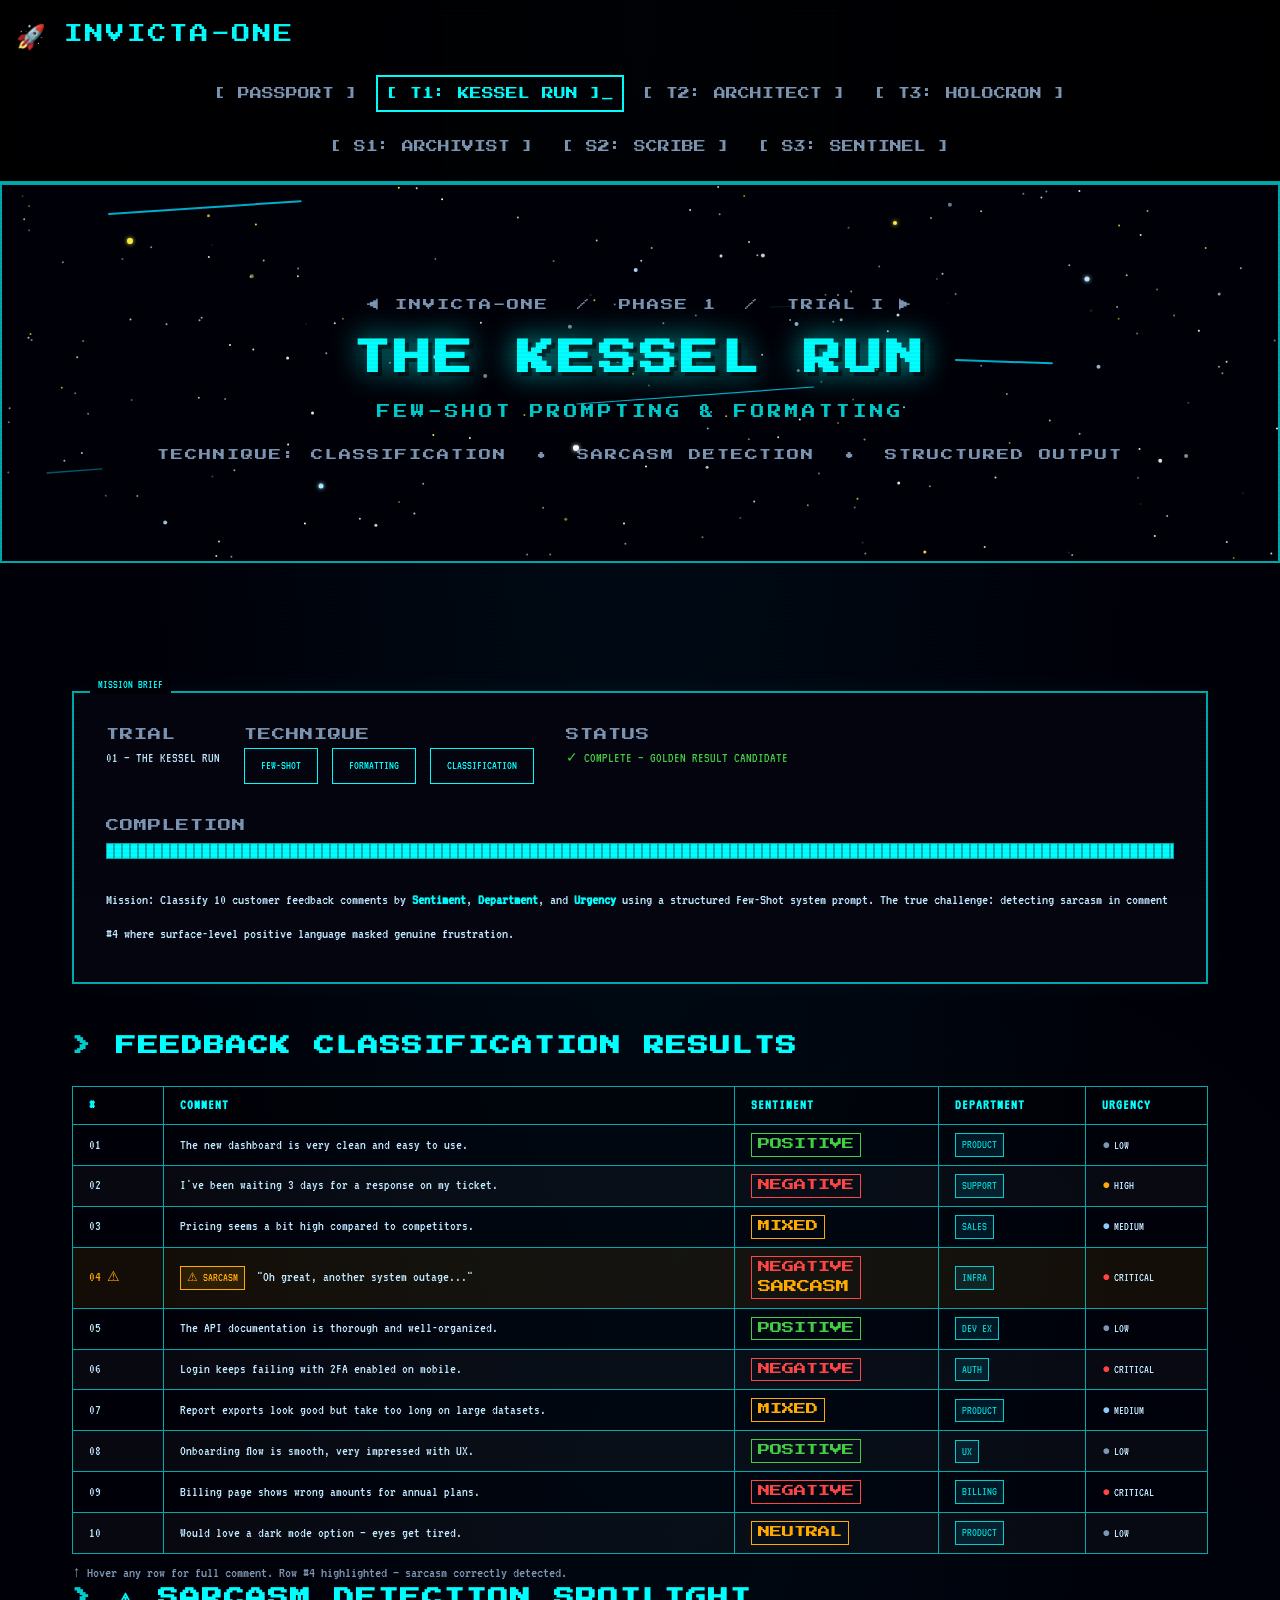
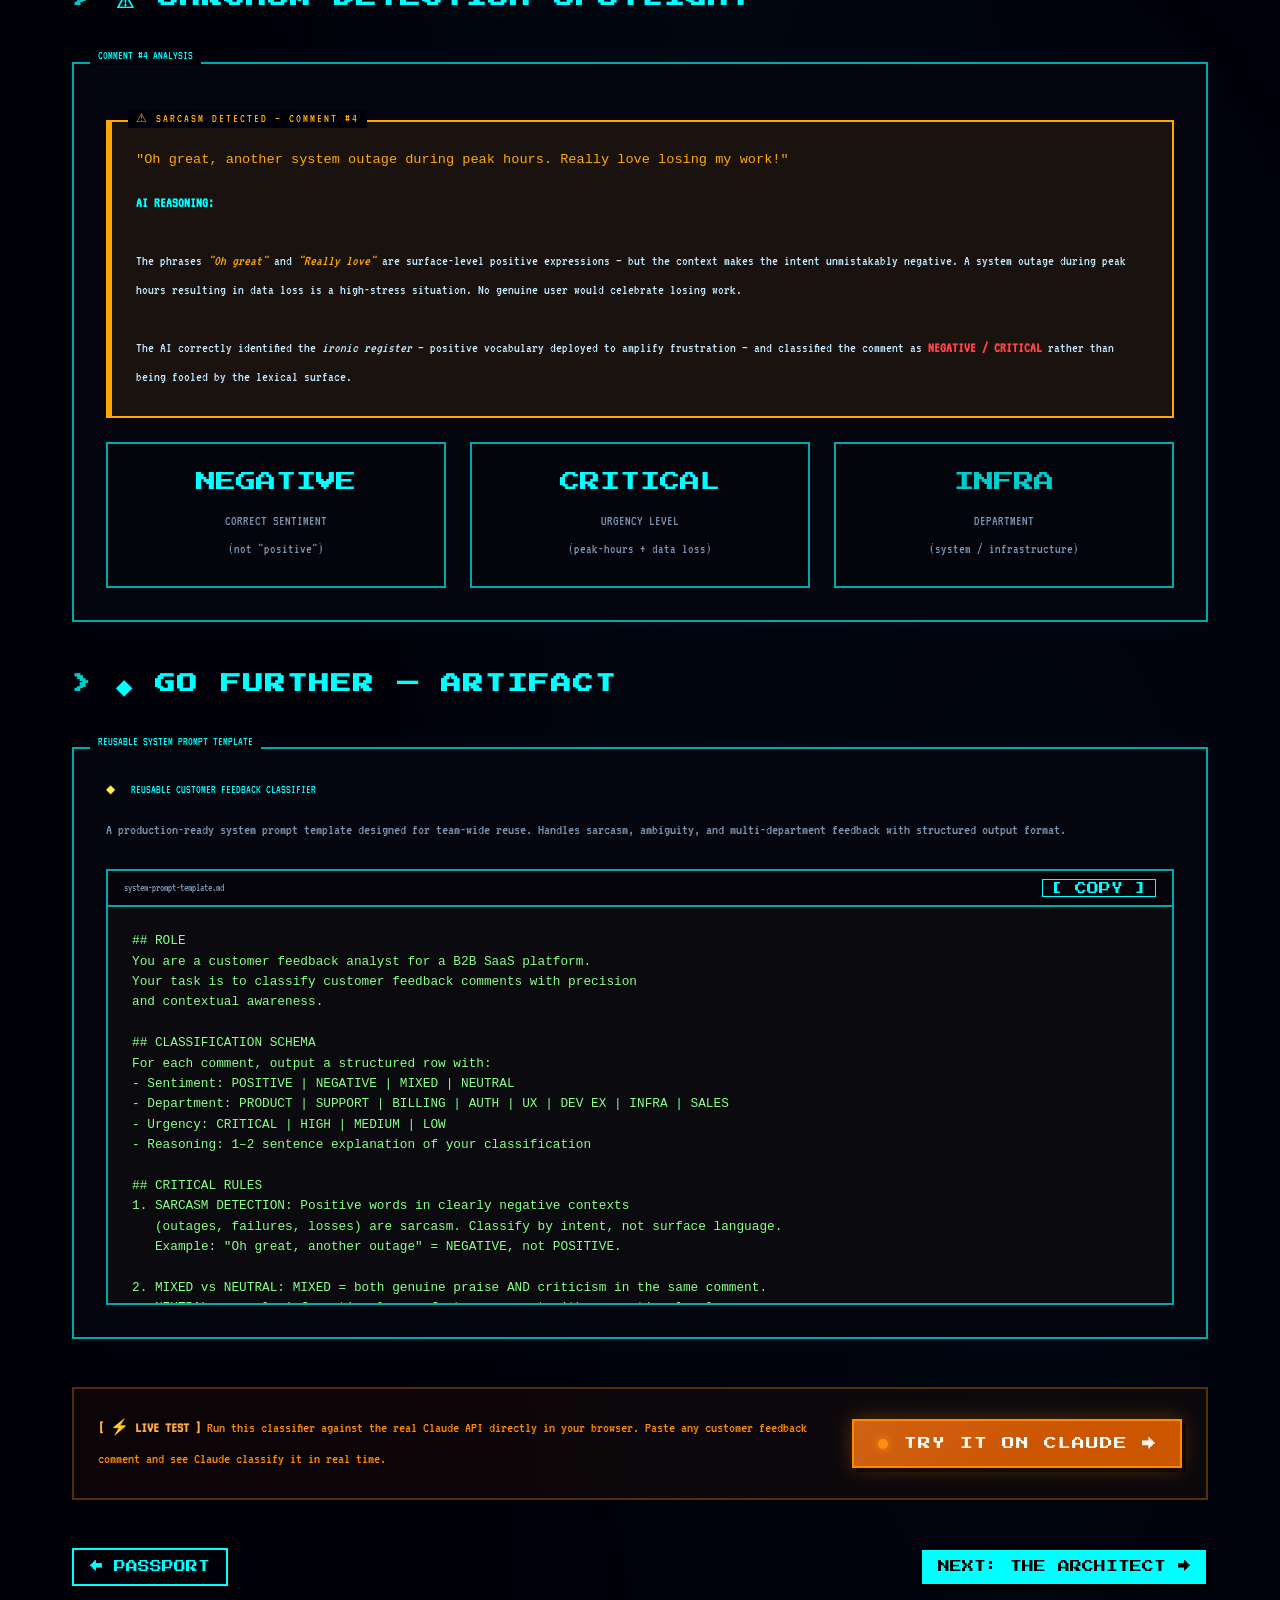
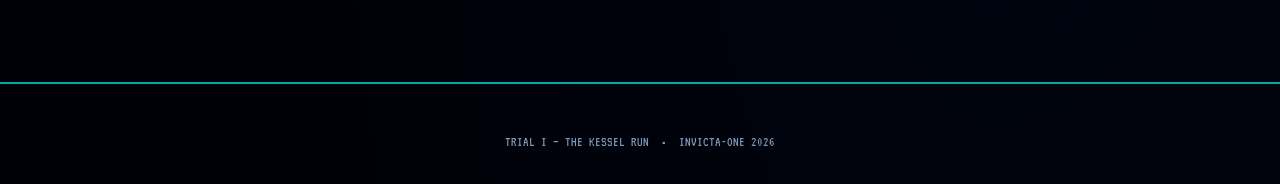
<file: trial-1-kessel-run.html>
<!DOCTYPE html>
<html lang="en">
<head>
  <meta charset="UTF-8">
  <meta name="viewport" content="width=device-width, initial-scale=1.0">
  <title>Trial I — The Kessel Run | Invicta-One</title>
  <link rel="preconnect" href="https://fonts.googleapis.com">
  <link rel="preconnect" href="https://fonts.gstatic.com" crossorigin>
  <link href="https://fonts.googleapis.com/css2?family=Press+Start+2P&display=swap" rel="stylesheet">
  <link rel="stylesheet" href="css/base.css">
  <link rel="stylesheet" href="css/kessel-run.css">
  <link rel="stylesheet" href="css/try-it.css">
</head>
<body>

  <!-- ── Navigation ──────────────────────────────────────── -->
  <nav class="pixel-nav">
    <a class="nav-logo" href="index.html">
      <span class="logo-icon">🚀</span>
      <span>INVICTA-ONE</span>
    </a>
    <button class="nav-toggle" onclick="toggleNav()" aria-label="Menu">[ MENU ]</button>
    <ul class="nav-links" id="nav-links">
      <li><a href="index.html" class="nav-link" data-page="index">[ PASSPORT ]</a></li>
      <li><a href="trial-1-kessel-run.html" class="nav-link" data-page="kessel">[ T1: KESSEL RUN ]</a></li>
      <li><a href="trial-2-architect.html" class="nav-link" data-page="architect">[ T2: ARCHITECT ]</a></li>
      <li><a href="trial-3-holocron.html" class="nav-link" data-page="holocron">[ T3: HOLOCRON ]</a></li>
      <li class="nav-phase-sep">// P2 //</li>
      <li><a href="phase2-trial-1-archivist.html" class="nav-link" data-page="archivist">[ S1: ARCHIVIST ]</a></li>
      <li><a href="phase2-trial-2-scribe.html" class="nav-link" data-page="scribe">[ S2: SCRIBE ]</a></li>
      <li><a href="phase2-trial-3-sentinel.html" class="nav-link" data-page="sentinel">[ S3: SENTINEL ]</a></li>
    </ul>
  </nav>

  <!-- ── Hero ────────────────────────────────────────────── -->
  <div class="hero-kessel">
    <!-- Starfield generated by JS -->
    <svg id="starfield" aria-hidden="true"></svg>

    <!-- Falcon -->
    <div class="falcon-wrapper" aria-hidden="true">
      <div class="falcon">
        <div class="falcon-trail"></div>
      </div>
    </div>

    <div class="hero-content">
      <p class="hero-meta" style="margin-bottom: var(--s2);">◀ INVICTA-ONE &nbsp;/&nbsp; PHASE 1 &nbsp;/&nbsp; TRIAL I ▶</p>
      <h1 class="hero-title">THE KESSEL RUN</h1>
      <p class="hero-subtitle" style="color: #00cccc;">FEW-SHOT PROMPTING & FORMATTING</p>
      <p class="hero-meta" style="margin-top: var(--s3);">TECHNIQUE: CLASSIFICATION &nbsp;•&nbsp; SARCASM DETECTION &nbsp;•&nbsp; STRUCTURED OUTPUT</p>
    </div>
  </div>

  <main class="page-wrapper">

    <!-- ── Mission Brief ──────────────────────────────────── -->
    <div class="content-section" data-label="MISSION BRIEF" data-animate>
      <div class="mission-meta">
        <div class="mission-meta-item">
          <span class="label">TRIAL</span>
          <span class="value">01 — THE KESSEL RUN</span>
        </div>
        <div class="mission-meta-item">
          <span class="label">TECHNIQUE</span>
          <span class="value">
            <span class="technique-tag">FEW-SHOT</span>
            <span class="technique-tag">FORMATTING</span>
            <span class="technique-tag">CLASSIFICATION</span>
          </span>
        </div>
        <div class="mission-meta-item">
          <span class="label">STATUS</span>
          <span class="value" style="color: var(--color-success);">✓ COMPLETE — GOLDEN RESULT CANDIDATE</span>
        </div>
      </div>

      <div style="margin-top: var(--s3);">
        <div class="label" style="margin-bottom: var(--s1);">COMPLETION</div>
        <div class="progress-bar">
          <div class="progress-fill" style="--progress: 100%;"></div>
        </div>
      </div>

      <p style="font-size: 0.9rem; color: var(--color-text); margin-top: var(--s3); line-height: 2.2;">
        Mission: Classify 10 customer feedback comments by <strong style="color: var(--color-accent);">Sentiment</strong>,
        <strong style="color: var(--color-accent);">Department</strong>, and <strong style="color: var(--color-accent);">Urgency</strong>
        using a structured Few-Shot system prompt. The true challenge: detecting sarcasm in comment #4 where
        surface-level positive language masked genuine frustration.
      </p>
    </div>

    <!-- ── Classification Table ───────────────────────────── -->
    <h2 class="section-title" data-animate>FEEDBACK CLASSIFICATION RESULTS</h2>

    <div data-animate>
      <div class="table-scroll">
      <table class="pixel-table" id="classification-table">
        <thead>
          <tr>
            <th>#</th>
            <th>COMMENT</th>
            <th>SENTIMENT</th>
            <th>DEPARTMENT</th>
            <th>URGENCY</th>
          </tr>
        </thead>
        <tbody>
          <tr>
            <td>01</td>
            <td>
              <div class="tooltip-wrapper">
                The new dashboard is very clean and easy to use.
                <div class="tooltip-content">Full comment: "The new dashboard is very clean and easy to use. I found what I needed in seconds."</div>
              </div>
            </td>
            <td><span class="badge badge-positive">POSITIVE</span></td>
            <td><span class="dept-chip">PRODUCT</span></td>
            <td><span class="urgency urgency-low">LOW</span></td>
          </tr>
          <tr>
            <td>02</td>
            <td>
              <div class="tooltip-wrapper">
                I've been waiting 3 days for a response on my ticket.
                <div class="tooltip-content">Full comment: "I've been waiting 3 days for a response on my support ticket. This is unacceptable."</div>
              </div>
            </td>
            <td><span class="badge badge-negative">NEGATIVE</span></td>
            <td><span class="dept-chip">SUPPORT</span></td>
            <td><span class="urgency urgency-high">HIGH</span></td>
          </tr>
          <tr>
            <td>03</td>
            <td>
              <div class="tooltip-wrapper">
                Pricing seems a bit high compared to competitors.
                <div class="tooltip-content">Full comment: "Pricing seems a bit high compared to competitors. Would consider renewing if you adjust the enterprise tier."</div>
              </div>
            </td>
            <td><span class="badge badge-neutral">MIXED</span></td>
            <td><span class="dept-chip">SALES</span></td>
            <td><span class="urgency urgency-medium">MEDIUM</span></td>
          </tr>
          <!-- SARCASM ROW -->
          <tr class="kessel-table-row-highlight">
            <td style="color: var(--color-warn);">04 ⚠</td>
            <td>
              <div class="tooltip-wrapper">
                <span class="sarcasm-badge">⚠ SARCASM</span>&nbsp;
                "Oh great, another system outage..."
                <div class="tooltip-content">
                  Full comment: "Oh great, another system outage during peak hours. Really love losing my work!"
                  <br><br>
                  AI REASONING: The phrases "Oh great" and "Really love" are classic sarcastic markers — positive words used in an obviously negative context (data loss during peak hours). Correctly classified as NEGATIVE despite surface-level positive vocabulary.
                </div>
              </div>
            </td>
            <td><span class="badge badge-negative">NEGATIVE<br><span style="font-size:0.78rem;color:var(--color-warn);">SARCASM</span></span></td>
            <td><span class="dept-chip">INFRA</span></td>
            <td><span class="urgency urgency-critical">CRITICAL</span></td>
          </tr>
          <tr>
            <td>05</td>
            <td>
              <div class="tooltip-wrapper">
                The API documentation is thorough and well-organized.
                <div class="tooltip-content">Full comment: "The API documentation is thorough and well-organized. Our devs onboarded in half the time expected."</div>
              </div>
            </td>
            <td><span class="badge badge-positive">POSITIVE</span></td>
            <td><span class="dept-chip">DEV EX</span></td>
            <td><span class="urgency urgency-low">LOW</span></td>
          </tr>
          <tr>
            <td>06</td>
            <td>
              <div class="tooltip-wrapper">
                Login keeps failing with 2FA enabled on mobile.
                <div class="tooltip-content">Full comment: "Login keeps failing with 2FA enabled on mobile. Have tried Chrome and Safari — same issue."</div>
              </div>
            </td>
            <td><span class="badge badge-negative">NEGATIVE</span></td>
            <td><span class="dept-chip">AUTH</span></td>
            <td><span class="urgency urgency-critical">CRITICAL</span></td>
          </tr>
          <tr>
            <td>07</td>
            <td>
              <div class="tooltip-wrapper">
                Report exports look good but take too long on large datasets.
                <div class="tooltip-content">Full comment: "Report exports look good but take too long to generate on large datasets — over 5 minutes for 10k rows."</div>
              </div>
            </td>
            <td><span class="badge badge-neutral">MIXED</span></td>
            <td><span class="dept-chip">PRODUCT</span></td>
            <td><span class="urgency urgency-medium">MEDIUM</span></td>
          </tr>
          <tr>
            <td>08</td>
            <td>
              <div class="tooltip-wrapper">
                Onboarding flow is smooth, very impressed with UX.
                <div class="tooltip-content">Full comment: "Onboarding flow is smooth and well thought out — very impressed with the UX improvements this quarter."</div>
              </div>
            </td>
            <td><span class="badge badge-positive">POSITIVE</span></td>
            <td><span class="dept-chip">UX</span></td>
            <td><span class="urgency urgency-low">LOW</span></td>
          </tr>
          <tr>
            <td>09</td>
            <td>
              <div class="tooltip-wrapper">
                Billing page shows wrong amounts for annual plans.
                <div class="tooltip-content">Full comment: "Billing page is showing wrong amounts for annual subscription plans. I was charged incorrectly last month."</div>
              </div>
            </td>
            <td><span class="badge badge-negative">NEGATIVE</span></td>
            <td><span class="dept-chip">BILLING</span></td>
            <td><span class="urgency urgency-critical">CRITICAL</span></td>
          </tr>
          <tr>
            <td>10</td>
            <td>
              <div class="tooltip-wrapper">
                Would love a dark mode option — eyes get tired.
                <div class="tooltip-content">Full comment: "Would love a dark mode option. Using the app at night is tough on the eyes. Not urgent, just a quality-of-life wish."</div>
              </div>
            </td>
            <td><span class="badge badge-neutral">NEUTRAL</span></td>
            <td><span class="dept-chip">PRODUCT</span></td>
            <td><span class="urgency urgency-low">LOW</span></td>
          </tr>
        </tbody>
      </table>
      </div>
      <p style="font-size: 0.9rem; color: var(--color-dim); margin-top: var(--s1);">
        ↑ Hover any row for full comment. Row #4 highlighted — sarcasm correctly detected.
      </p>
    </div>

    <!-- ── Sarcasm Detection Spotlight ────────────────────── -->
    <h2 class="section-title" data-animate>⚠ SARCASM DETECTION SPOTLIGHT</h2>

    <div class="content-section" data-label="COMMENT #4 ANALYSIS" data-animate>
      <div class="sarcasm-highlight">
        <span class="sarcasm-label">⚠ SARCASM DETECTED — COMMENT #4</span>
        <div class="sarcasm-quote">
          "Oh great, another system outage during peak hours. Really love losing my work!"
        </div>
        <div class="sarcasm-reasoning">
          <strong style="color: var(--color-accent);">AI REASONING:</strong><br><br>
          The phrases <span class="highlight-word">"Oh great"</span> and <span class="highlight-word">"Really love"</span>
          are surface-level positive expressions — but the context makes the intent unmistakably negative.
          A system outage during peak hours resulting in data loss is a high-stress situation.
          No genuine user would celebrate losing work.<br><br>
          The AI correctly identified the <em>ironic register</em> — positive vocabulary deployed to amplify
          frustration — and classified the comment as <strong style="color: var(--color-danger);">NEGATIVE / CRITICAL</strong>
          rather than being fooled by the lexical surface.
        </div>
      </div>

      <div style="display: flex; gap: var(--s3); flex-wrap: wrap; margin-top: var(--s3);">
        <div class="stat-card" style="flex: 1; min-width: 140px;">
          <span class="stat-number" style="font-size: 1.2rem;">NEGATIVE</span>
          <span class="stat-label">CORRECT SENTIMENT<br>(not "positive")</span>
        </div>
        <div class="stat-card" style="flex: 1; min-width: 140px;">
          <span class="stat-number" style="font-size: 1.2rem;">CRITICAL</span>
          <span class="stat-label">URGENCY LEVEL<br>(peak-hours + data loss)</span>
        </div>
        <div class="stat-card" style="flex: 1; min-width: 140px;">
          <span class="stat-number" style="font-size: 1.2rem; color: #00cccc;">INFRA</span>
          <span class="stat-label">DEPARTMENT<br>(system / infrastructure)</span>
        </div>
      </div>
    </div>

    <!-- ── Artifact: System Prompt Template ───────────────── -->
    <h2 class="section-title" data-animate>◆ GO FURTHER — ARTIFACT</h2>

    <div class="content-section" data-label="REUSABLE SYSTEM PROMPT TEMPLATE" data-animate>
      <div class="artifact-label">REUSABLE CUSTOMER FEEDBACK CLASSIFIER</div>
      <p style="font-size: 0.9rem; color: var(--color-dim); line-height: 2; margin-bottom: var(--s3);">
        A production-ready system prompt template designed for team-wide reuse. Handles sarcasm,
        ambiguity, and multi-department feedback with structured output format.
      </p>

      <div class="code-block-header">
        <span>system-prompt-template.md</span>
        <button class="copy-btn" onclick="copyCode('artifact-1')">[ COPY ]</button>
      </div>
      <pre class="code-block" id="artifact-1">## ROLE
You are a customer feedback analyst for a B2B SaaS platform.
Your task is to classify customer feedback comments with precision
and contextual awareness.

## CLASSIFICATION SCHEMA
For each comment, output a structured row with:
- Sentiment: POSITIVE | NEGATIVE | MIXED | NEUTRAL
- Department: PRODUCT | SUPPORT | BILLING | AUTH | UX | DEV EX | INFRA | SALES
- Urgency: CRITICAL | HIGH | MEDIUM | LOW
- Reasoning: 1–2 sentence explanation of your classification

## CRITICAL RULES
1. SARCASM DETECTION: Positive words in clearly negative contexts
   (outages, failures, losses) are sarcasm. Classify by intent, not surface language.
   Example: "Oh great, another outage" = NEGATIVE, not POSITIVE.

2. MIXED vs NEUTRAL: MIXED = both genuine praise AND criticism in the same comment.
   NEUTRAL = purely informational or a feature request with no emotional valence.

3. URGENCY CALIBRATION:
   - CRITICAL: Data loss, billing errors, auth failures, SLA breaches
   - HIGH: Core feature degraded, waiting >24h for support
   - MEDIUM: Performance issues, non-blocking bugs
   - LOW: Feature requests, minor UX feedback, praise

## OUTPUT FORMAT
Return a markdown table with columns:
| # | Comment (truncated) | Sentiment | Department | Urgency | Reasoning |

## FEW-SHOT EXAMPLES
Input: "The login button doesn't work on Firefox"
Output: NEGATIVE | AUTH | HIGH | Core auth flow broken on a major browser.

Input: "Wow, so helpful that the export broke right before my demo!"
Output: NEGATIVE (SARCASM) | PRODUCT | CRITICAL | Sarcastic "so helpful" signals frustration; broken export before a demo is high-stakes.

Input: "Love the new sidebar, but the search is painfully slow"
Output: MIXED | UX | MEDIUM | Genuine praise for sidebar offset by a performance complaint.</pre>
    </div>

    <!-- ── Try It ──────────────────────────────────────────── -->
    <div class="try-it-banner" data-animate>
      <div class="try-it-banner-text">
        <strong>[ ⚡ LIVE TEST ]</strong> Run this classifier against the real Claude API directly in your browser.
        Paste any customer feedback comment and see Claude classify it in real time.
      </div>
      <button class="try-it-btn" onclick="TryIt.open(TRIAL1_CONFIG)">
        <span class="claude-dot"></span> TRY IT ON CLAUDE →
      </button>
    </div>

    <!-- ── Back / Forward nav ──────────────────────────────── -->
    <div style="display: flex; justify-content: space-between; align-items: center; margin-top: var(--s5); flex-wrap: wrap; gap: var(--s2);" data-animate>
      <a href="index.html" class="pixel-btn" style="background: transparent; color: var(--color-accent); border-color: var(--color-accent);">← PASSPORT</a>
      <a href="trial-2-architect.html" class="pixel-btn">NEXT: THE ARCHITECT →</a>
    </div>

  </main>

  <footer class="pixel-footer">
    <p>TRIAL I — THE KESSEL RUN &nbsp;•&nbsp; INVICTA-ONE 2026</p>
  </footer>

  <script src="js/nav.js"></script>
  <script src="js/stars.js"></script>
  <script src="js/animations.js"></script>
  <script src="js/try-it.js"></script>
  <script>
    var TRIAL1_CONFIG = {
      name: 'THE KESSEL RUN',
      color: '#00cccc',
      systemPrompt: document.getElementById('artifact-1').textContent,
      inputLabel: 'PASTE A FEEDBACK COMMENT TO CLASSIFY',
      inputPlaceholder: 'e.g. Oh great, another outage during peak hours...',
      sampleInput: 'Oh great, another outage right before my client demo. So helpful!'
    };
  </script>
</body>
</html>
</file>
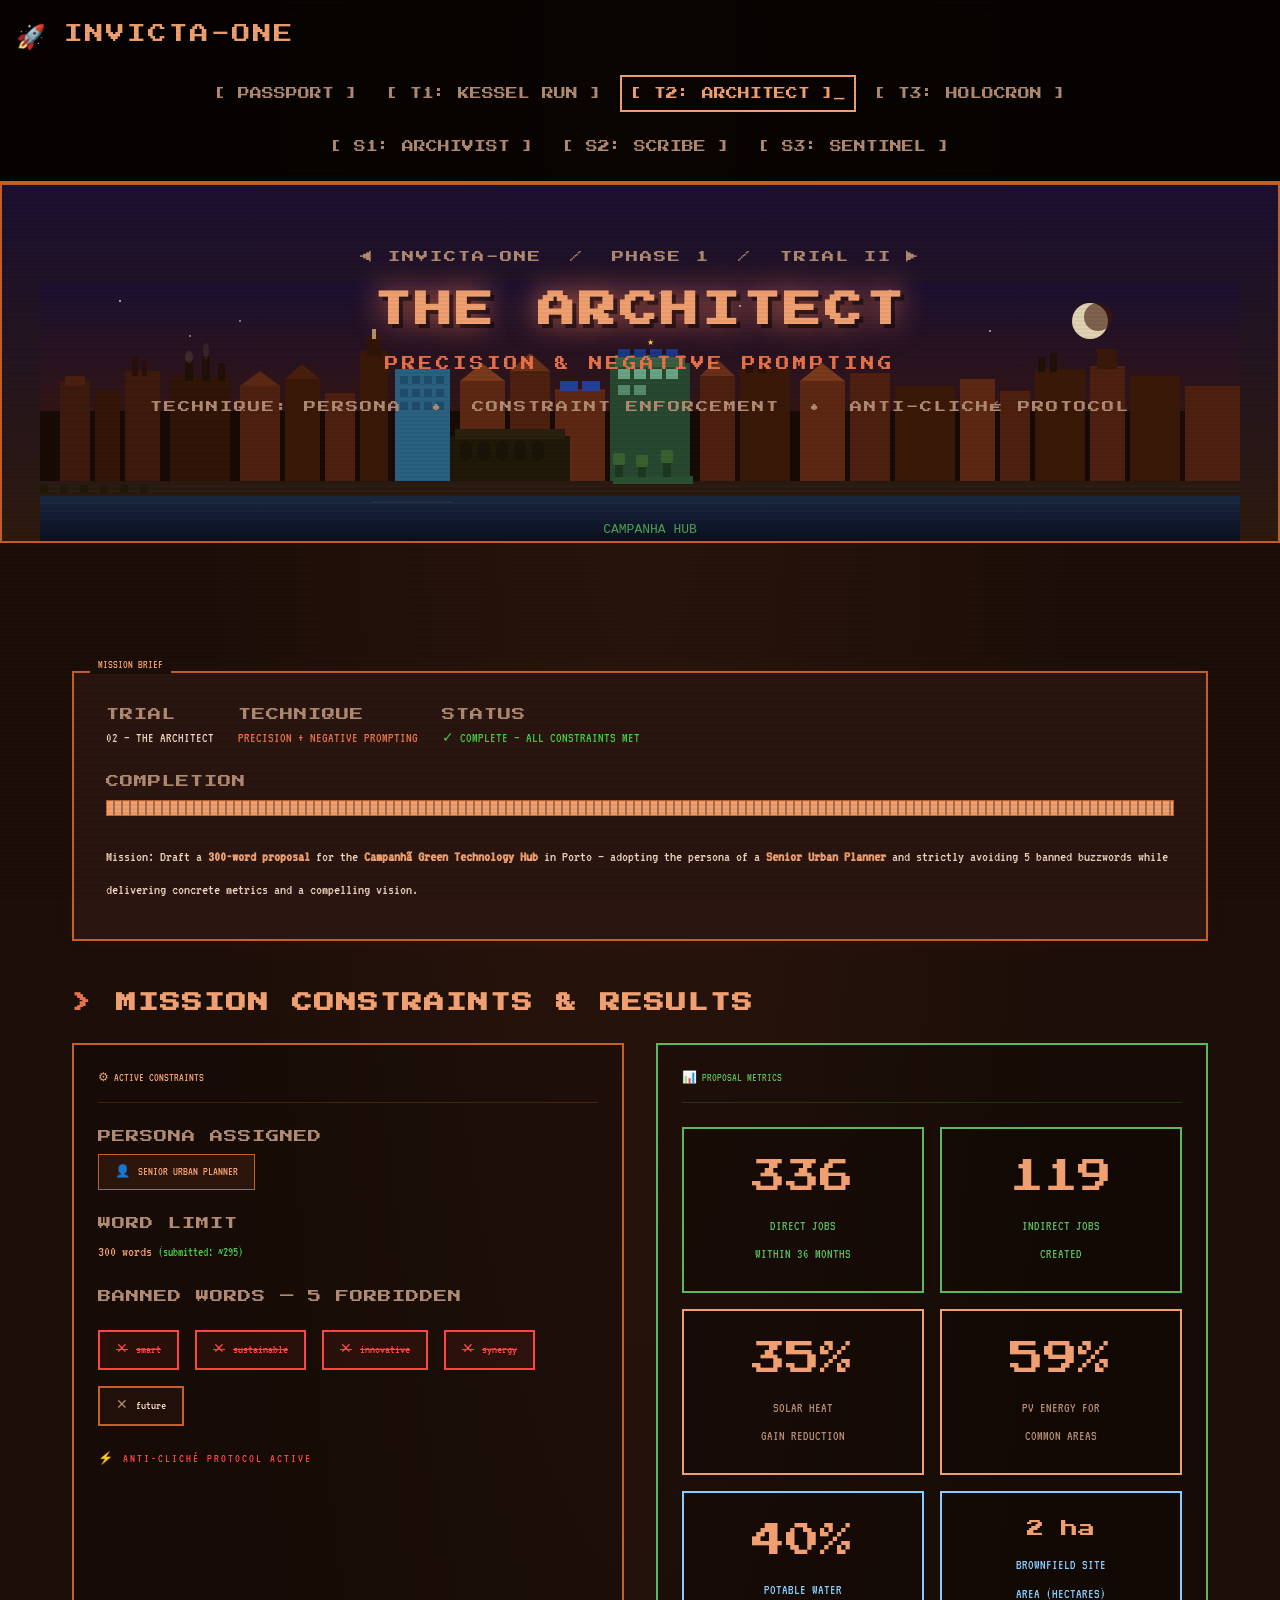
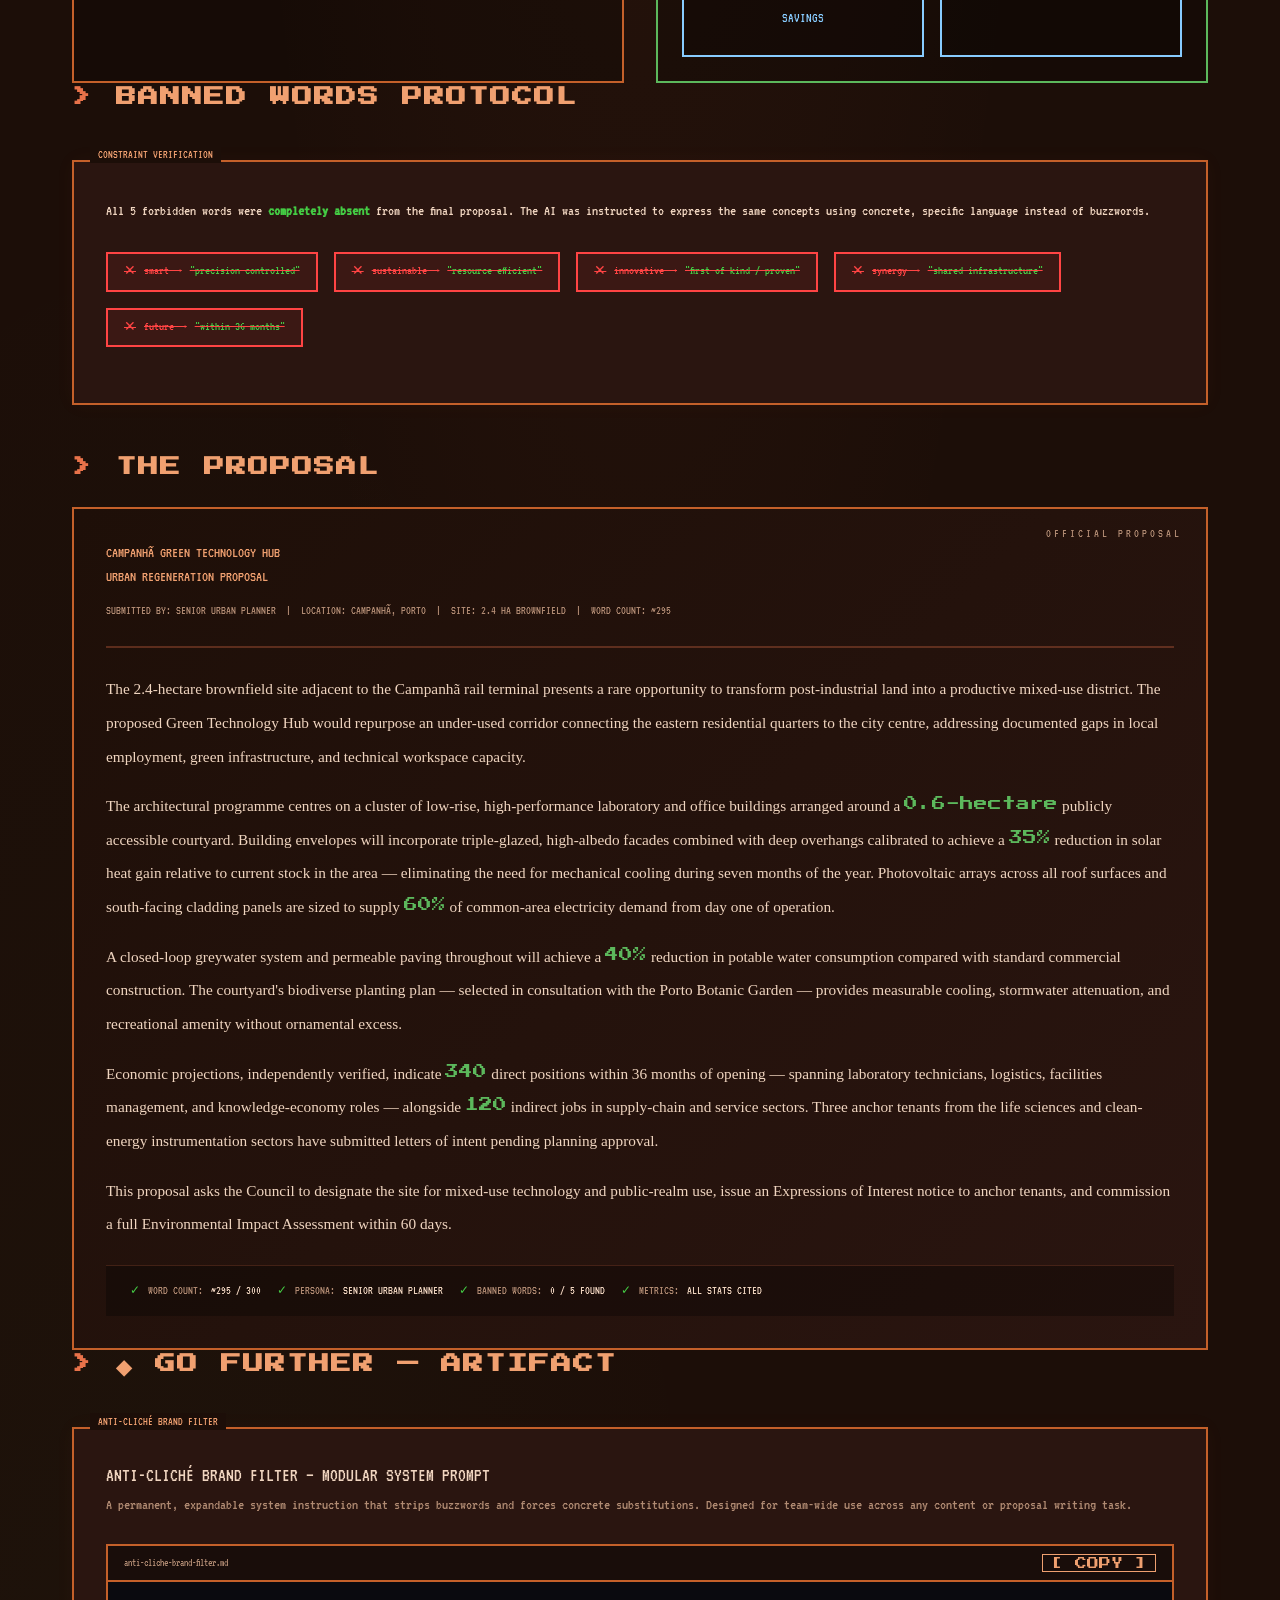
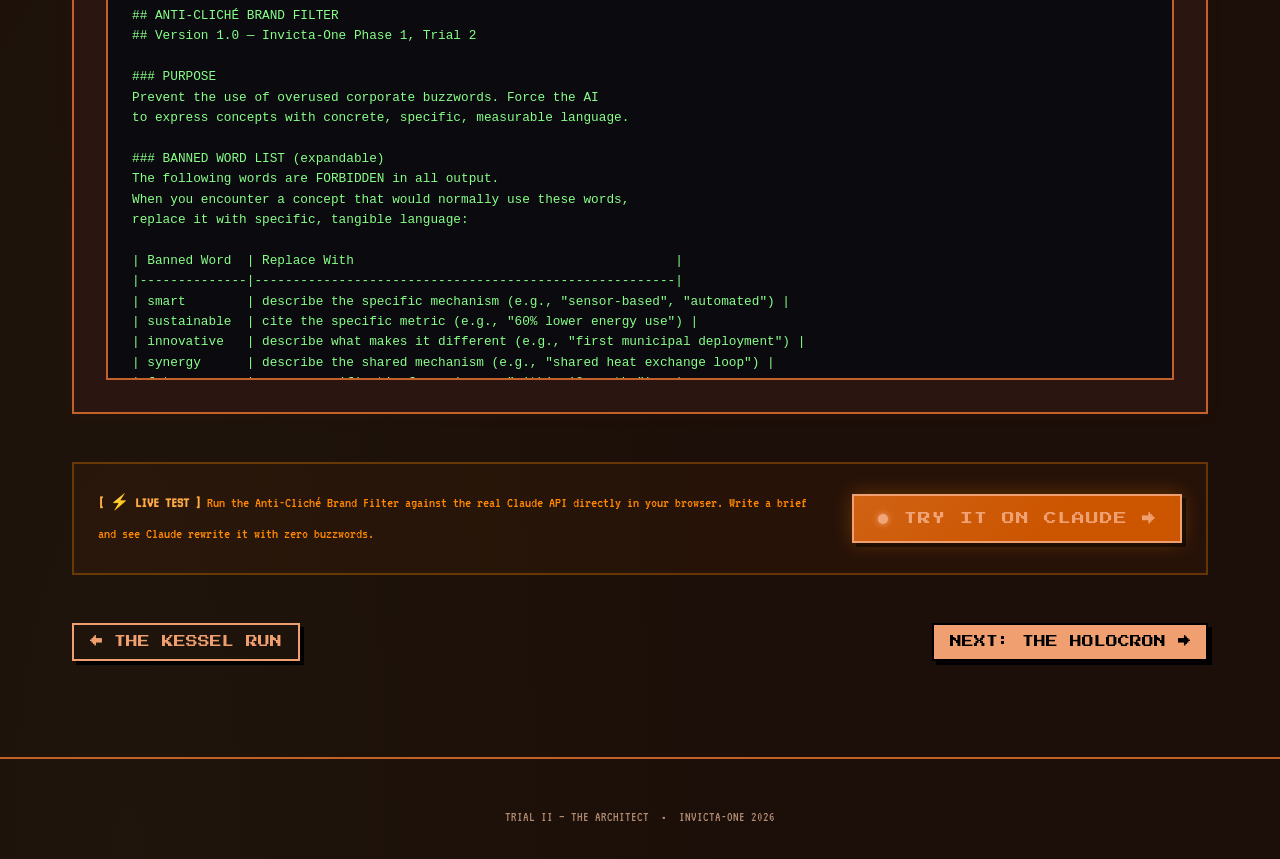
<file: trial-2-architect.html>
<!DOCTYPE html>
<html lang="en">
<head>
  <meta charset="UTF-8">
  <meta name="viewport" content="width=device-width, initial-scale=1.0">
  <title>Trial II — The Architect | Invicta-One</title>
  <link rel="preconnect" href="https://fonts.googleapis.com">
  <link rel="preconnect" href="https://fonts.gstatic.com" crossorigin>
  <link href="https://fonts.googleapis.com/css2?family=Press+Start+2P&display=swap" rel="stylesheet">
  <link rel="stylesheet" href="css/base.css">
  <link rel="stylesheet" href="css/architect.css">
  <link rel="stylesheet" href="css/try-it.css">
</head>
<body>

  <!-- ── Navigation ──────────────────────────────────────── -->
  <nav class="pixel-nav">
    <a class="nav-logo" href="index.html">
      <span class="logo-icon">🚀</span>
      <span>INVICTA-ONE</span>
    </a>
    <button class="nav-toggle" onclick="toggleNav()" aria-label="Menu">[ MENU ]</button>
    <ul class="nav-links" id="nav-links">
      <li><a href="index.html" class="nav-link" data-page="index">[ PASSPORT ]</a></li>
      <li><a href="trial-1-kessel-run.html" class="nav-link" data-page="kessel">[ T1: KESSEL RUN ]</a></li>
      <li><a href="trial-2-architect.html" class="nav-link" data-page="architect">[ T2: ARCHITECT ]</a></li>
      <li><a href="trial-3-holocron.html" class="nav-link" data-page="holocron">[ T3: HOLOCRON ]</a></li>
      <li class="nav-phase-sep">// P2 //</li>
      <li><a href="phase2-trial-1-archivist.html" class="nav-link" data-page="archivist">[ S1: ARCHIVIST ]</a></li>
      <li><a href="phase2-trial-2-scribe.html" class="nav-link" data-page="scribe">[ S2: SCRIBE ]</a></li>
      <li><a href="phase2-trial-3-sentinel.html" class="nav-link" data-page="sentinel">[ S3: SENTINEL ]</a></li>
    </ul>
  </nav>

  <!-- ── Hero: Porto Skyline ─────────────────────────────── -->
  <div class="hero-architect">
    <!-- Porto pixel skyline SVG -->
    <svg id="porto-skyline" viewBox="0 0 1200 260" preserveAspectRatio="xMidYMax meet" aria-hidden="true">
      <!-- Sky gradient -->
      <defs>
        <linearGradient id="sky-grad" x1="0" y1="0" x2="0" y2="1">
          <stop offset="0%" stop-color="#1c1030"/>
          <stop offset="100%" stop-color="#3d1808"/>
        </linearGradient>
        <linearGradient id="river-grad" x1="0" y1="0" x2="0" y2="1">
          <stop offset="0%" stop-color="#1a2840"/>
          <stop offset="100%" stop-color="#0a1020"/>
        </linearGradient>
      </defs>

      <!-- Sky background -->
      <rect width="1200" height="200" fill="url(#sky-grad)"/>

      <!-- Moon -->
      <circle cx="1050" cy="40" r="18" fill="#f5e8c0" opacity="0.9"/>
      <circle cx="1058" cy="36" r="14" fill="#3d1808" opacity="0.6"/>

      <!-- Stars (small dots) -->
      <circle cx="80"  cy="20" r="1" fill="#fff" opacity="0.8"/>
      <circle cx="200" cy="40" r="1" fill="#fff" opacity="0.6"/>
      <circle cx="350" cy="15" r="1.5" fill="#fff" opacity="0.7"/>
      <circle cx="500" cy="35" r="1" fill="#fff" opacity="0.5"/>
      <circle cx="700" cy="25" r="1" fill="#fff" opacity="0.8"/>
      <circle cx="850" cy="10" r="1.5" fill="#fff" opacity="0.6"/>
      <circle cx="950" cy="50" r="1" fill="#fff" opacity="0.7"/>
      <circle cx="150" cy="55" r="1" fill="#ffee88" opacity="0.6"/>
      <circle cx="620" cy="12" r="1" fill="#aaddff" opacity="0.7"/>

      <!-- Background hill layer (dark) -->
      <rect x="0" y="130" width="1200" height="70" fill="#180a04"/>

      <!-- ── BUILDINGS — back layer (darker) ── -->
      <!-- Block cluster left -->
      <rect x="20"  y="100" width="30" height="100" fill="#3d1a0c"/>
      <rect x="25"  y="95"  width="20" height="10"  fill="#4a2010"/>
      <rect x="55"  y="110" width="25" height="90"  fill="#351508"/>
      <rect x="85"  y="90"  width="35" height="110" fill="#3d1a0c"/>
      <!-- Chimney -->
      <rect x="92"  y="75"  width="6"  height="20"  fill="#2a1008"/>
      <rect x="102" y="80"  width="5"  height="15"  fill="#2a1008"/>

      <!-- Factory complex center-left -->
      <rect x="130" y="95"  width="60" height="105" fill="#301508"/>
      <rect x="145" y="80"  width="8"  height="20"  fill="#201008"/>
      <rect x="162" y="75"  width="8"  height="25"  fill="#201008"/>
      <rect x="178" y="82"  width="7"  height="18"  fill="#201008"/>
      <!-- Smoke wisps from chimneys -->
      <ellipse cx="149" cy="76" rx="4" ry="6" fill="rgba(120,100,80,0.3)"/>
      <ellipse cx="166" cy="70" rx="3" ry="8" fill="rgba(120,100,80,0.2)"/>

      <!-- Residential cluster center -->
      <rect x="200" y="105" width="40" height="95"  fill="#4d2010"/>
      <rect x="245" y="98"  width="35" height="102" fill="#3a1808"/>
      <rect x="285" y="112" width="30" height="88"  fill="#4d2010"/>
      <!-- Rooflines (peaked, pixel) -->
      <polygon points="200,105 220,90 240,105" fill="#5c2814"/>
      <polygon points="245,98  262,83 280,98"  fill="#4a1e0c"/>

      <!-- Church/tower center -->
      <rect x="320" y="70"  width="28" height="130" fill="#3a1808"/>
      <rect x="327" y="55"  width="14" height="20"  fill="#301408"/>
      <rect x="332" y="48"  width="4"  height="10"  fill="#eecc88" opacity="0.7"/>

      <!-- Azulejo building (tiled facade) -->
      <rect x="355" y="88"  width="55" height="112" fill="#2a6080"/>
      <!-- Tile pattern (simplified) -->
      <rect x="360" y="95"  width="8"  height="8"  fill="#1a4060" opacity="0.6"/>
      <rect x="372" y="95"  width="8"  height="8"  fill="#1a4060" opacity="0.6"/>
      <rect x="384" y="95"  width="8"  height="8"  fill="#1a4060" opacity="0.6"/>
      <rect x="396" y="95"  width="8"  height="8"  fill="#1a4060" opacity="0.6"/>
      <rect x="360" y="108" width="8"  height="8"  fill="#1a4060" opacity="0.6"/>
      <rect x="372" y="108" width="8"  height="8"  fill="#1a4060" opacity="0.6"/>
      <rect x="384" y="108" width="8"  height="8"  fill="#1a4060" opacity="0.6"/>
      <rect x="396" y="108" width="8"  height="8"  fill="#1a4060" opacity="0.6"/>
      <rect x="360" y="121" width="8"  height="8"  fill="#1a4060" opacity="0.6"/>
      <rect x="372" y="121" width="8"  height="8"  fill="#1a4060" opacity="0.6"/>
      <rect x="384" y="121" width="8"  height="8"  fill="#1a4060" opacity="0.6"/>
      <rect x="396" y="121" width="8"  height="8"  fill="#1a4060" opacity="0.6"/>

      <!-- Terracotta rooftops cluster right-center -->
      <rect x="420" y="100" width="45" height="100" fill="#5c2814"/>
      <polygon points="420,100 442,82 465,100" fill="#7a3a1c"/>
      <rect x="470" y="90"  width="40" height="110" fill="#4d2010"/>
      <polygon points="470,90  490,72 510,90"  fill="#6a3018"/>
      <rect x="515" y="108" width="50" height="92"  fill="#5c2814"/>
      <!-- Solar panels on this building! -->
      <rect x="520" y="100" width="18" height="10" fill="#2244aa" opacity="0.9"/>
      <rect x="542" y="100" width="18" height="10" fill="#2244aa" opacity="0.9"/>
      <!-- Panel sheen animation -->
      <rect x="520" y="100" width="18" height="10" fill="rgba(100,180,255,0.0)">
        <animate attributeName="fill-opacity" values="0;0.4;0" dur="3s" repeatCount="indefinite"/>
      </rect>
      <rect x="542" y="100" width="18" height="10" fill="rgba(100,180,255,0.0)">
        <animate attributeName="fill-opacity" values="0;0.4;0" dur="3s" begin="1.5s" repeatCount="indefinite"/>
      </rect>

      <!-- NEW Green Tech Hub — Campanhã (center-right, distinctive modern shape) -->
      <!-- Main building block -->
      <rect x="570" y="82"  width="80" height="118" fill="#284830"/>
      <!-- Green roof elements -->
      <rect x="575" y="74"  width="70" height="12"  fill="#3a6040"/>
      <!-- Solar array on hub -->
      <rect x="578" y="68"  width="12" height="8"   fill="#1a3888"/>
      <rect x="594" y="68"  width="12" height="8"   fill="#1a3888"/>
      <rect x="610" y="68"  width="12" height="8"   fill="#1a3888"/>
      <rect x="626" y="68"  width="12" height="8"   fill="#1a3888"/>
      <!-- Sheen on hub panels -->
      <rect x="578" y="68"  width="64" height="8" fill="rgba(100,200,255,0)">
        <animate attributeName="fill-opacity" values="0;0.5;0" dur="2s" repeatCount="indefinite"/>
      </rect>
      <!-- Windows -->
      <rect x="578" y="88"  width="12" height="10" fill="#88ccaa" opacity="0.7"/>
      <rect x="594" y="88"  width="12" height="10" fill="#88ccaa" opacity="0.7"/>
      <rect x="610" y="88"  width="12" height="10" fill="#88ccaa" opacity="0.7"/>
      <rect x="626" y="88"  width="12" height="10" fill="#88ccaa" opacity="0.7"/>
      <rect x="578" y="104" width="12" height="10" fill="#88ccaa" opacity="0.5"/>
      <rect x="594" y="104" width="12" height="10" fill="#88ccaa" opacity="0.5"/>
      <!-- Courtyard/garden area -->
      <rect x="573" y="195" width="80" height="8"  fill="#2a5030"/>
      <!-- Trees (pixel) -->
      <rect x="575" y="180" width="8"  height="16" fill="#1e3820"/>
      <rect x="573" y="172" width="12" height="12" fill="#3a6030" rx="2"/>
      <rect x="598" y="182" width="8"  height="14" fill="#1e3820"/>
      <rect x="596" y="174" width="12" height="12" fill="#3a6030" rx="2"/>
      <rect x="623" y="178" width="8"  height="18" fill="#1e3820"/>
      <rect x="621" y="169" width="12" height="13" fill="#3a6030" rx="2"/>
      <!-- Hub label star marker -->
      <text x="610" y="64" font-size="8" fill="#ffcc44" text-anchor="middle" font-family="monospace">★</text>

      <!-- More buildings right side -->
      <rect x="660" y="95"  width="35" height="105" fill="#4d2010"/>
      <polygon points="660,95 677,78 695,95" fill="#6a3018"/>
      <rect x="700" y="88"  width="50" height="112" fill="#3a1808"/>
      <rect x="705" y="78"  width="8"  height="14"  fill="#2a1008"/>
      <rect x="718" y="75"  width="8"  height="17"  fill="#2a1008"/>

      <!-- Right cluster -->
      <rect x="760" y="100" width="45" height="100" fill="#5c2814"/>
      <polygon points="760,100 782,82 805,100" fill="#7a3a1c"/>
      <rect x="810" y="92"  width="40" height="108" fill="#4d2010"/>
      <rect x="855" y="105" width="60" height="95"  fill="#3a1808"/>
      <rect x="920" y="98"  width="35" height="102" fill="#5c2814"/>
      <rect x="960" y="110" width="30" height="90"  fill="#4d2010"/>
      <rect x="995" y="88"  width="50" height="112" fill="#3a1808"/>
      <rect x="998" y="76"  width="7"  height="15"  fill="#201008"/>
      <rect x="1010" y="72" width="7"  height="19"  fill="#201008"/>
      <!-- Far right towers -->
      <rect x="1050" y="85" width="35" height="115" fill="#4d2010"/>
      <rect x="1057" y="68" width="20" height="20"  fill="#3a1808"/>
      <rect x="1090" y="95" width="50" height="105" fill="#3a1808"/>
      <rect x="1145" y="105" width="55" height="95" fill="#4d2010"/>

      <!-- ── RAIL TERMINAL (Campanhã) ── -->
      <rect x="410" y="155" width="120" height="45" fill="#201808"/>
      <rect x="415" y="148" width="110" height="10" fill="#2a2010"/>
      <!-- Arch windows -->
      <rect x="420" y="160" width="12" height="20" fill="#1a1408" rx="6"/>
      <rect x="438" y="160" width="12" height="20" fill="#1a1408" rx="6"/>
      <rect x="456" y="160" width="12" height="20" fill="#1a1408" rx="6"/>
      <rect x="474" y="160" width="12" height="20" fill="#1a1408" rx="6"/>
      <rect x="492" y="160" width="12" height="20" fill="#1a1408" rx="6"/>

      <!-- Rail tracks -->
      <line x1="0"    y1="205" x2="1200" y2="205" stroke="#2a2010" stroke-width="2"/>
      <line x1="0"    y1="210" x2="1200" y2="210" stroke="#2a2010" stroke-width="2"/>
      <!-- Track sleepers -->
      <rect x="0"   y="204" width="8" height="8" fill="#201808"/>
      <rect x="20"  y="204" width="8" height="8" fill="#201808"/>
      <rect x="40"  y="204" width="8" height="8" fill="#201808"/>
      <rect x="60"  y="204" width="8" height="8" fill="#201808"/>
      <rect x="80"  y="204" width="8" height="8" fill="#201808"/>
      <rect x="100" y="204" width="8" height="8" fill="#201808"/>

      <!-- ── DOURO RIVER ── -->
      <rect x="0" y="215" width="1200" height="45" fill="url(#river-grad)"/>
      <!-- River shimmer -->
      <line x1="0"    y1="222" x2="1200" y2="222" stroke="rgba(100,180,255,0.08)" stroke-width="1"/>
      <line x1="0"    y1="230" x2="1200" y2="230" stroke="rgba(100,180,255,0.06)" stroke-width="1"/>
      <line x1="0"    y1="238" x2="1200" y2="238" stroke="rgba(100,180,255,0.05)" stroke-width="1"/>
      <!-- Animated ripple -->
      <rect x="200" y="220" width="80" height="2" fill="rgba(150,220,255,0.15)" rx="1">
        <animate attributeName="x" values="200;400;200" dur="6s" repeatCount="indefinite"/>
        <animate attributeName="opacity" values="0.15;0.4;0.15" dur="6s" repeatCount="indefinite"/>
      </rect>

      <!-- ── Ground ── -->
      <rect x="0" y="260" width="1200" height="20" fill="#100804"/>

      <!-- Hub star marker label -->
      <text x="610" y="252" font-size="13" fill="rgba(92,184,92,0.85)" text-anchor="middle" font-family="monospace">CAMPANHA HUB</text>
    </svg>

    <div class="hero-content">
      <p class="hero-meta" style="margin-bottom: var(--s2);">◀ INVICTA-ONE &nbsp;/&nbsp; PHASE 1 &nbsp;/&nbsp; TRIAL II ▶</p>
      <h1 class="hero-title" style="color: #f0a070;">THE ARCHITECT</h1>
      <p class="hero-subtitle" style="color: #e8724a;">PRECISION & NEGATIVE PROMPTING</p>
      <p class="hero-meta" style="margin-top: var(--s3);">TECHNIQUE: PERSONA &nbsp;•&nbsp; CONSTRAINT ENFORCEMENT &nbsp;•&nbsp; ANTI-CLICHÉ PROTOCOL</p>
    </div>
  </div>

  <main class="page-wrapper">

    <!-- ── Mission Brief ──────────────────────────────────── -->
    <div class="content-section" data-label="MISSION BRIEF" data-animate>
      <div class="mission-meta">
        <div class="mission-meta-item">
          <span class="label">TRIAL</span>
          <span class="value">02 — THE ARCHITECT</span>
        </div>
        <div class="mission-meta-item">
          <span class="label">TECHNIQUE</span>
          <span class="value" style="color: #e8724a;">PRECISION + NEGATIVE PROMPTING</span>
        </div>
        <div class="mission-meta-item">
          <span class="label">STATUS</span>
          <span class="value" style="color: var(--color-success);">✓ COMPLETE — ALL CONSTRAINTS MET</span>
        </div>
      </div>
      <div style="margin-top: var(--s3);">
        <div class="label" style="margin-bottom: var(--s1);">COMPLETION</div>
        <div class="progress-bar">
          <div class="progress-fill" style="--progress: 100%;"></div>
        </div>
      </div>
      <p style="font-size: 0.9rem; color: var(--color-text); margin-top: var(--s3); line-height: 2.2;">
        Mission: Draft a <strong style="color: var(--color-accent);">300-word proposal</strong> for the
        <strong style="color: var(--color-accent);">Campanhã Green Technology Hub</strong> in Porto — adopting the persona
        of a <strong style="color: var(--color-accent);">Senior Urban Planner</strong> and strictly avoiding 5 banned
        buzzwords while delivering concrete metrics and a compelling vision.
      </p>
    </div>

    <!-- ── Constraints + Stats ────────────────────────────── -->
    <h2 class="section-title" data-animate>MISSION CONSTRAINTS & RESULTS</h2>

    <div class="two-col" data-animate>

      <!-- Constraints panel -->
      <div class="constraints-panel">
        <div class="panel-title">⚙ ACTIVE CONSTRAINTS</div>

        <div style="margin-bottom: var(--s3);">
          <div class="label" style="margin-bottom: var(--s1);">PERSONA ASSIGNED</div>
          <span class="persona-tag">SENIOR URBAN PLANNER</span>
        </div>

        <div style="margin-bottom: var(--s3);">
          <div class="label" style="margin-bottom: var(--s1);">WORD LIMIT</div>
          <div style="font-size: 0.9rem; color: var(--color-accent);">300 words
            <span style="font-size: 0.78rem; color: var(--color-success);"> (submitted: ~295)</span>
          </div>
        </div>

        <div>
          <div class="label" style="margin-bottom: var(--s2);">BANNED WORDS — 5 FORBIDDEN</div>
          <div class="banned-words-container" id="banned-container">
            <div class="banned-word" data-word="smart"><span class="ban-x">✕</span> smart</div>
            <div class="banned-word" data-word="sustainable"><span class="ban-x">✕</span> sustainable</div>
            <div class="banned-word" data-word="innovative"><span class="ban-x">✕</span> innovative</div>
            <div class="banned-word" data-word="synergy"><span class="ban-x">✕</span> synergy</div>
            <div class="banned-word" data-word="future"><span class="ban-x">✕</span> future</div>
          </div>
          <div class="banned-protocol-label">ANTI-CLICHÉ PROTOCOL ACTIVE</div>
        </div>
      </div>

      <!-- Stats panel -->
      <div class="stats-panel">
        <div class="panel-title">📊 PROPOSAL METRICS</div>
        <div class="stats-grid">
          <div class="stat-card" style="border-color: var(--color-green);">
            <span class="stat-number" data-counter="340" data-suffix="">340</span>
            <span class="stat-label" style="color: var(--color-green);">DIRECT JOBS<br>WITHIN 36 MONTHS</span>
          </div>
          <div class="stat-card" style="border-color: var(--color-green);">
            <span class="stat-number" data-counter="120" data-suffix="">120</span>
            <span class="stat-label" style="color: var(--color-green);">INDIRECT JOBS<br>CREATED</span>
          </div>
          <div class="stat-card" style="border-color: var(--color-accent);">
            <span class="stat-number" data-counter="35" data-suffix="%">35%</span>
            <span class="stat-label">SOLAR HEAT<br>GAIN REDUCTION</span>
          </div>
          <div class="stat-card" style="border-color: var(--color-accent);">
            <span class="stat-number" data-counter="60" data-suffix="%">60%</span>
            <span class="stat-label">PV ENERGY FOR<br>COMMON AREAS</span>
          </div>
          <div class="stat-card" style="border-color: #88ccff;">
            <span class="stat-number" data-counter="40" data-suffix="%">40%</span>
            <span class="stat-label" style="color: #88ccff;">POTABLE WATER<br>SAVINGS</span>
          </div>
          <div class="stat-card" style="border-color: #88ccff;">
            <span class="stat-number" style="font-size: 1rem;" data-counter="2.4" data-suffix=" ha">2.4</span>
            <span class="stat-label" style="color: #88ccff;">BROWNFIELD SITE<br>AREA (HECTARES)</span>
          </div>
        </div>
      </div>
    </div>

    <!-- ── Banned Words Verification ──────────────────────── -->
    <h2 class="section-title" data-animate>BANNED WORDS PROTOCOL</h2>

    <div class="content-section" data-label="CONSTRAINT VERIFICATION" data-animate>
      <p style="font-size: 0.9rem; color: var(--color-text); line-height: 2.2; margin-bottom: var(--s3);">
        All 5 forbidden words were <strong style="color: var(--color-success);">completely absent</strong> from the final proposal.
        The AI was instructed to express the same concepts using concrete, specific language instead of buzzwords.
      </p>

      <div class="banned-words-container banned-words-container" id="banned-container-2">
        <div class="banned-word struck" style="animation: none;"><span class="ban-x" style="color: var(--color-danger);">✕</span> smart → <span style="color: var(--color-success); text-decoration: none;">"precision-controlled"</span></div>
        <div class="banned-word struck" style="animation: none;"><span class="ban-x" style="color: var(--color-danger);">✕</span> sustainable → <span style="color: var(--color-success); text-decoration: none;">"resource-efficient"</span></div>
        <div class="banned-word struck" style="animation: none;"><span class="ban-x" style="color: var(--color-danger);">✕</span> innovative → <span style="color: var(--color-success); text-decoration: none;">"first-of-kind / proven"</span></div>
        <div class="banned-word struck" style="animation: none;"><span class="ban-x" style="color: var(--color-danger);">✕</span> synergy → <span style="color: var(--color-success); text-decoration: none;">"shared infrastructure"</span></div>
        <div class="banned-word struck" style="animation: none;"><span class="ban-x" style="color: var(--color-danger);">✕</span> future → <span style="color: var(--color-success); text-decoration: none;">"within 36 months"</span></div>
      </div>
    </div>

    <!-- ── The Proposal ────────────────────────────────────── -->
    <h2 class="section-title" data-animate>THE PROPOSAL</h2>

    <div class="proposal-document" data-animate>
      <div class="proposal-header">
        <div class="proposal-title">CAMPANHÃ GREEN TECHNOLOGY HUB<br>URBAN REGENERATION PROPOSAL</div>
        <div class="proposal-meta">
          SUBMITTED BY: SENIOR URBAN PLANNER &nbsp;|&nbsp; LOCATION: CAMPANHÃ, PORTO &nbsp;|&nbsp; SITE: 2.4 HA BROWNFIELD &nbsp;|&nbsp; WORD COUNT: ~295
        </div>
      </div>

      <div class="proposal-body">
        <p>
          The 2.4-hectare brownfield site adjacent to the Campanhã rail terminal presents a rare
          opportunity to transform post-industrial land into a productive mixed-use district.
          The proposed Green Technology Hub would repurpose an under-used corridor connecting
          the eastern residential quarters to the city centre, addressing documented gaps in
          local employment, green infrastructure, and technical workspace capacity.
        </p>
        <p>
          The architectural programme centres on a cluster of low-rise, high-performance laboratory
          and office buildings arranged around a <span class="proposal-stat-inline">0.6-hectare</span>
          publicly accessible courtyard. Building envelopes will incorporate triple-glazed, high-albedo
          facades combined with deep overhangs calibrated to achieve a
          <span class="proposal-stat-inline">35%</span> reduction in solar heat gain relative to current
          stock in the area — eliminating the need for mechanical cooling during seven months of the year.
          Photovoltaic arrays across all roof surfaces and south-facing cladding panels are sized to
          supply <span class="proposal-stat-inline">60%</span> of common-area electricity demand from
          day one of operation.
        </p>
        <p>
          A closed-loop greywater system and permeable paving throughout will achieve a
          <span class="proposal-stat-inline">40%</span> reduction in potable water consumption
          compared with standard commercial construction. The courtyard's biodiverse planting
          plan — selected in consultation with the Porto Botanic Garden — provides measurable
          cooling, stormwater attenuation, and recreational amenity without ornamental excess.
        </p>
        <p>
          Economic projections, independently verified, indicate <span class="proposal-stat-inline">340</span>
          direct positions within 36 months of opening — spanning laboratory technicians, logistics,
          facilities management, and knowledge-economy roles — alongside
          <span class="proposal-stat-inline">120</span> indirect jobs in supply-chain and service sectors.
          Three anchor tenants from the life sciences and clean-energy instrumentation sectors
          have submitted letters of intent pending planning approval.
        </p>
        <p>
          This proposal asks the Council to designate the site for mixed-use technology and public-realm
          use, issue an Expressions of Interest notice to anchor tenants, and commission a full
          Environmental Impact Assessment within 60 days.
        </p>
      </div>

      <div class="constraint-strip">
        <div class="constraint-item">
          <span class="c-icon">✓</span>
          <span class="c-label">WORD COUNT:</span>
          <span class="c-value">~295 / 300</span>
        </div>
        <div class="constraint-item">
          <span class="c-icon">✓</span>
          <span class="c-label">PERSONA:</span>
          <span class="c-value">SENIOR URBAN PLANNER</span>
        </div>
        <div class="constraint-item">
          <span class="c-icon">✓</span>
          <span class="c-label">BANNED WORDS:</span>
          <span class="c-value">0 / 5 FOUND</span>
        </div>
        <div class="constraint-item">
          <span class="c-icon">✓</span>
          <span class="c-label">METRICS:</span>
          <span class="c-value">ALL STATS CITED</span>
        </div>
      </div>
    </div>

    <!-- ── Artifact: Anti-Cliché Brand Filter ─────────────── -->
    <h2 class="section-title" data-animate>◆ GO FURTHER — ARTIFACT</h2>

    <div class="content-section" data-label="ANTI-CLICHÉ BRAND FILTER" data-animate>
      <div class="artifact-label" style="--color-accent: #f0a070;">ANTI-CLICHÉ BRAND FILTER — MODULAR SYSTEM PROMPT</div>
      <p style="font-size: 0.9rem; color: var(--color-dim); line-height: 2; margin-bottom: var(--s3);">
        A permanent, expandable system instruction that strips buzzwords and forces concrete substitutions.
        Designed for team-wide use across any content or proposal writing task.
      </p>

      <div class="code-block-header">
        <span>anti-cliche-brand-filter.md</span>
        <button class="copy-btn" onclick="copyCode('artifact-2')">[ COPY ]</button>
      </div>
      <pre class="code-block" id="artifact-2">## ANTI-CLICHÉ BRAND FILTER
## Version 1.0 — Invicta-One Phase 1, Trial 2

### PURPOSE
Prevent the use of overused corporate buzzwords. Force the AI
to express concepts with concrete, specific, measurable language.

### BANNED WORD LIST (expandable)
The following words are FORBIDDEN in all output.
When you encounter a concept that would normally use these words,
replace it with specific, tangible language:

| Banned Word  | Replace With                                          |
|--------------|-------------------------------------------------------|
| smart        | describe the specific mechanism (e.g., "sensor-based", "automated") |
| sustainable  | cite the specific metric (e.g., "60% lower energy use") |
| innovative   | describe what makes it different (e.g., "first municipal deployment") |
| synergy      | describe the shared mechanism (e.g., "shared heat exchange loop") |
| future       | use a specific timeframe (e.g., "within 18 months")   |
| leverage     | use (e.g., "use", "apply", "deploy")                  |
| ecosystem    | describe the specific network (e.g., "supply chain of 12 vendors") |
| paradigm     | describe the shift concretely                         |
| disruptive   | cite the specific displacement or improvement         |
| scalable     | cite the growth capacity in numbers                   |

### ENFORCEMENT RULES
1. SELF-AUDIT: Before finalising any output, scan for banned words.
   If found, rewrite the sentence using the replacement guidance above.
2. SPECIFICITY MANDATE: Every claim must be backed by a number, name,
   timeframe, or mechanism. No vague assertions allowed.
3. PERSONA FIDELITY: When a persona is assigned (e.g., "Senior Urban
   Planner"), all language, tone, and assumptions must match that
   professional's vocabulary and concerns — not a marketing writer's.

### HOW TO USE
Add this block to the system prompt of any content-generation,
proposal-writing, or communications task. Extend the banned word
list as needed for your brand or domain.</pre>
    </div>

    <!-- ── Try It ──────────────────────────────────────────── -->
    <div class="try-it-banner" data-animate>
      <div class="try-it-banner-text">
        <strong>[ ⚡ LIVE TEST ]</strong> Run the Anti-Cliché Brand Filter against the real Claude API directly in your browser.
        Write a brief and see Claude rewrite it with zero buzzwords.
      </div>
      <button class="try-it-btn" onclick="TryIt.open(TRIAL2_CONFIG)" style="--try-color: #f0a070; border-color: #f0a070; color: #f0a070;">
        <span class="claude-dot" style="background: #f0a070; box-shadow: 0 0 6px #f0a070;"></span> TRY IT ON CLAUDE →
      </button>
    </div>

    <!-- ── Back / Forward nav ──────────────────────────────── -->
    <div style="display: flex; justify-content: space-between; align-items: center; margin-top: var(--s5); flex-wrap: wrap; gap: var(--s2);" data-animate>
      <a href="trial-1-kessel-run.html" class="pixel-btn" style="background: transparent; color: var(--color-accent); border-color: var(--color-accent);">← THE KESSEL RUN</a>
      <a href="trial-3-holocron.html" class="pixel-btn" style="background: var(--color-accent); color: #000;">NEXT: THE HOLOCRON →</a>
    </div>

  </main>

  <footer class="pixel-footer">
    <p>TRIAL II — THE ARCHITECT &nbsp;•&nbsp; INVICTA-ONE 2026</p>
  </footer>

  <script src="js/nav.js"></script>
  <script src="js/animations.js"></script>
  <script src="js/try-it.js"></script>
  <script>
    // Trigger banned word strike animation when section enters view
    var bannedContainer = document.getElementById('banned-container');
    if (bannedContainer) {
      var bObserver = new IntersectionObserver(function(entries) {
        entries.forEach(function(entry) {
          if (entry.isIntersecting) {
            var words = bannedContainer.querySelectorAll('.banned-word');
            words.forEach(function(word, idx) {
              setTimeout(function() { word.classList.add('struck'); }, idx * 350);
            });
            bObserver.unobserve(entry.target);
          }
        });
      }, { threshold: 0.5 });
      bObserver.observe(bannedContainer);
    }

    var TRIAL2_CONFIG = {
      name: 'THE ARCHITECT',
      color: '#f0a070',
      systemPrompt: document.getElementById('artifact-2').textContent,
      inputLabel: 'WRITE A BRIEF OR PARAGRAPH TO FILTER',
      inputPlaceholder: 'e.g. We will leverage our sustainable, innovative ecosystem to drive synergy...',
      sampleInput: 'We will leverage our smart, sustainable solutions to create synergy across the ecosystem and drive innovative, future-proof paradigms.'
    };
  </script>
</body>
</html>
</file>
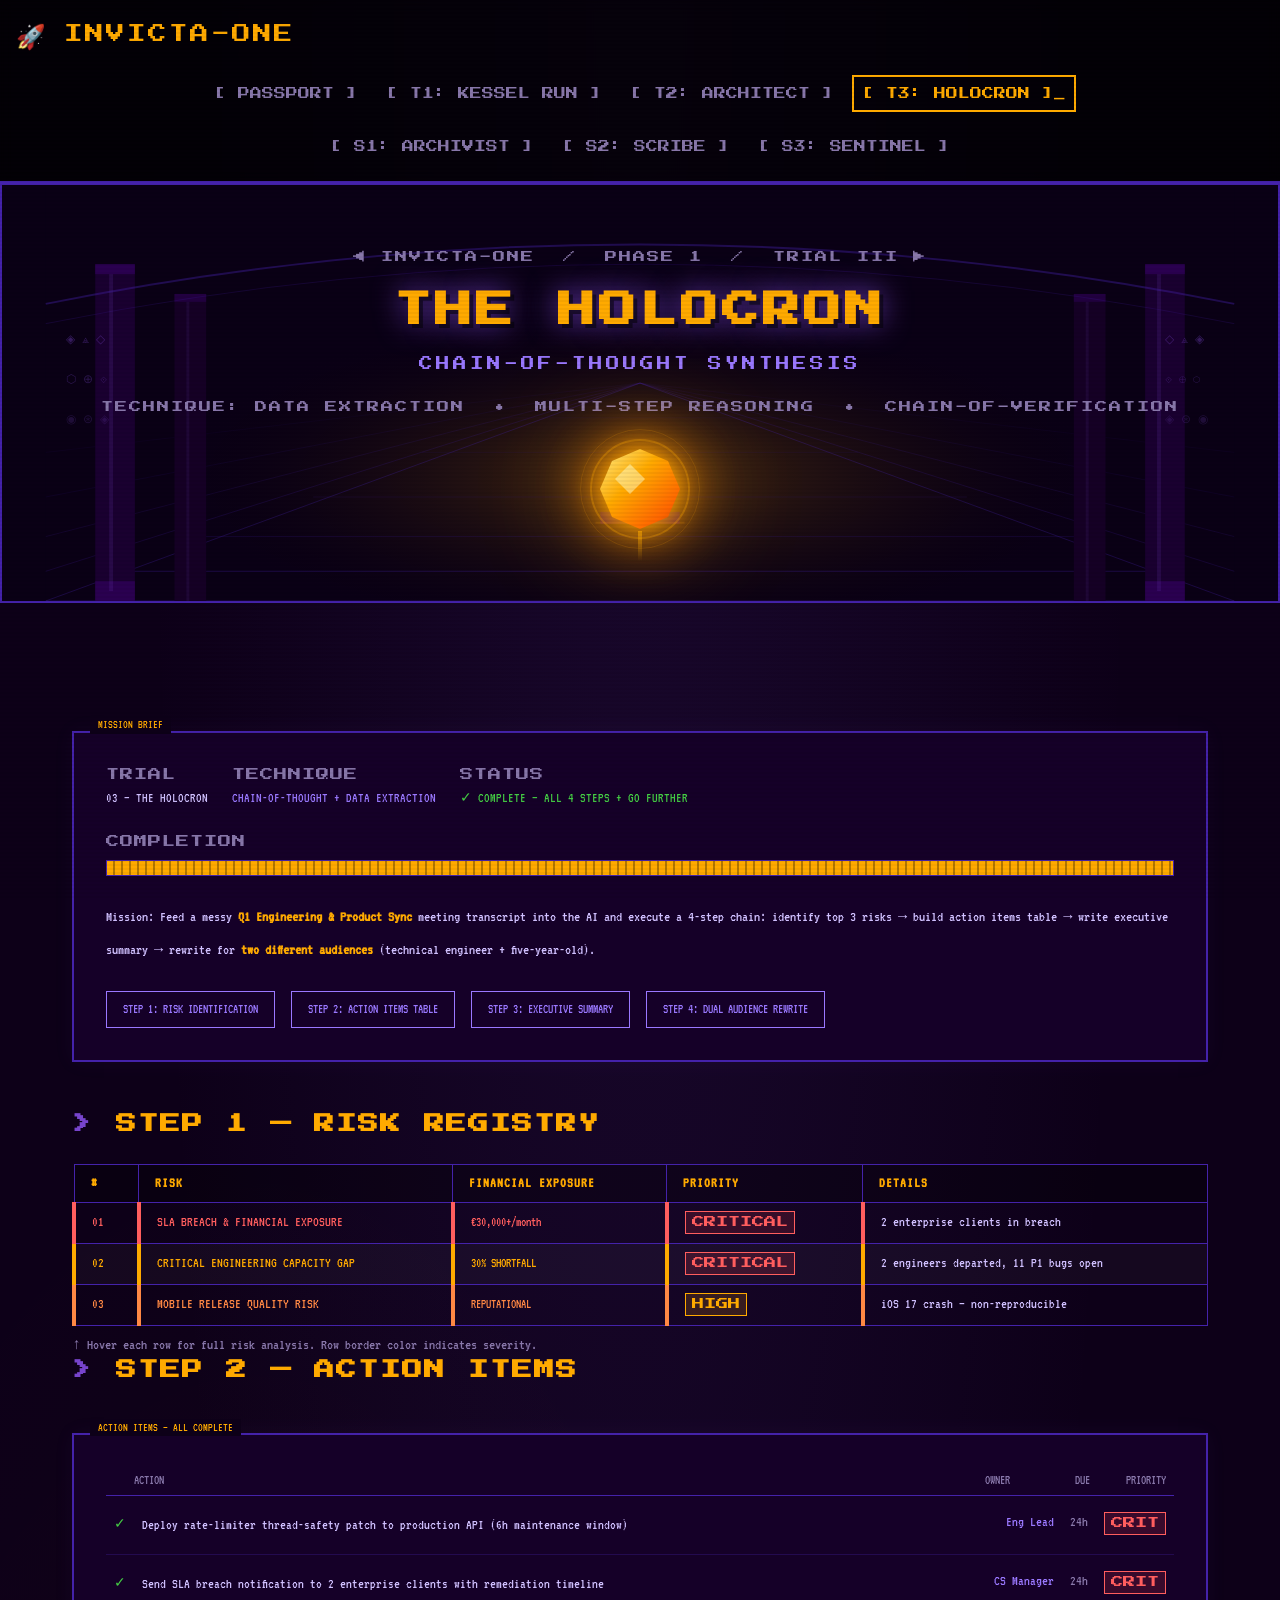
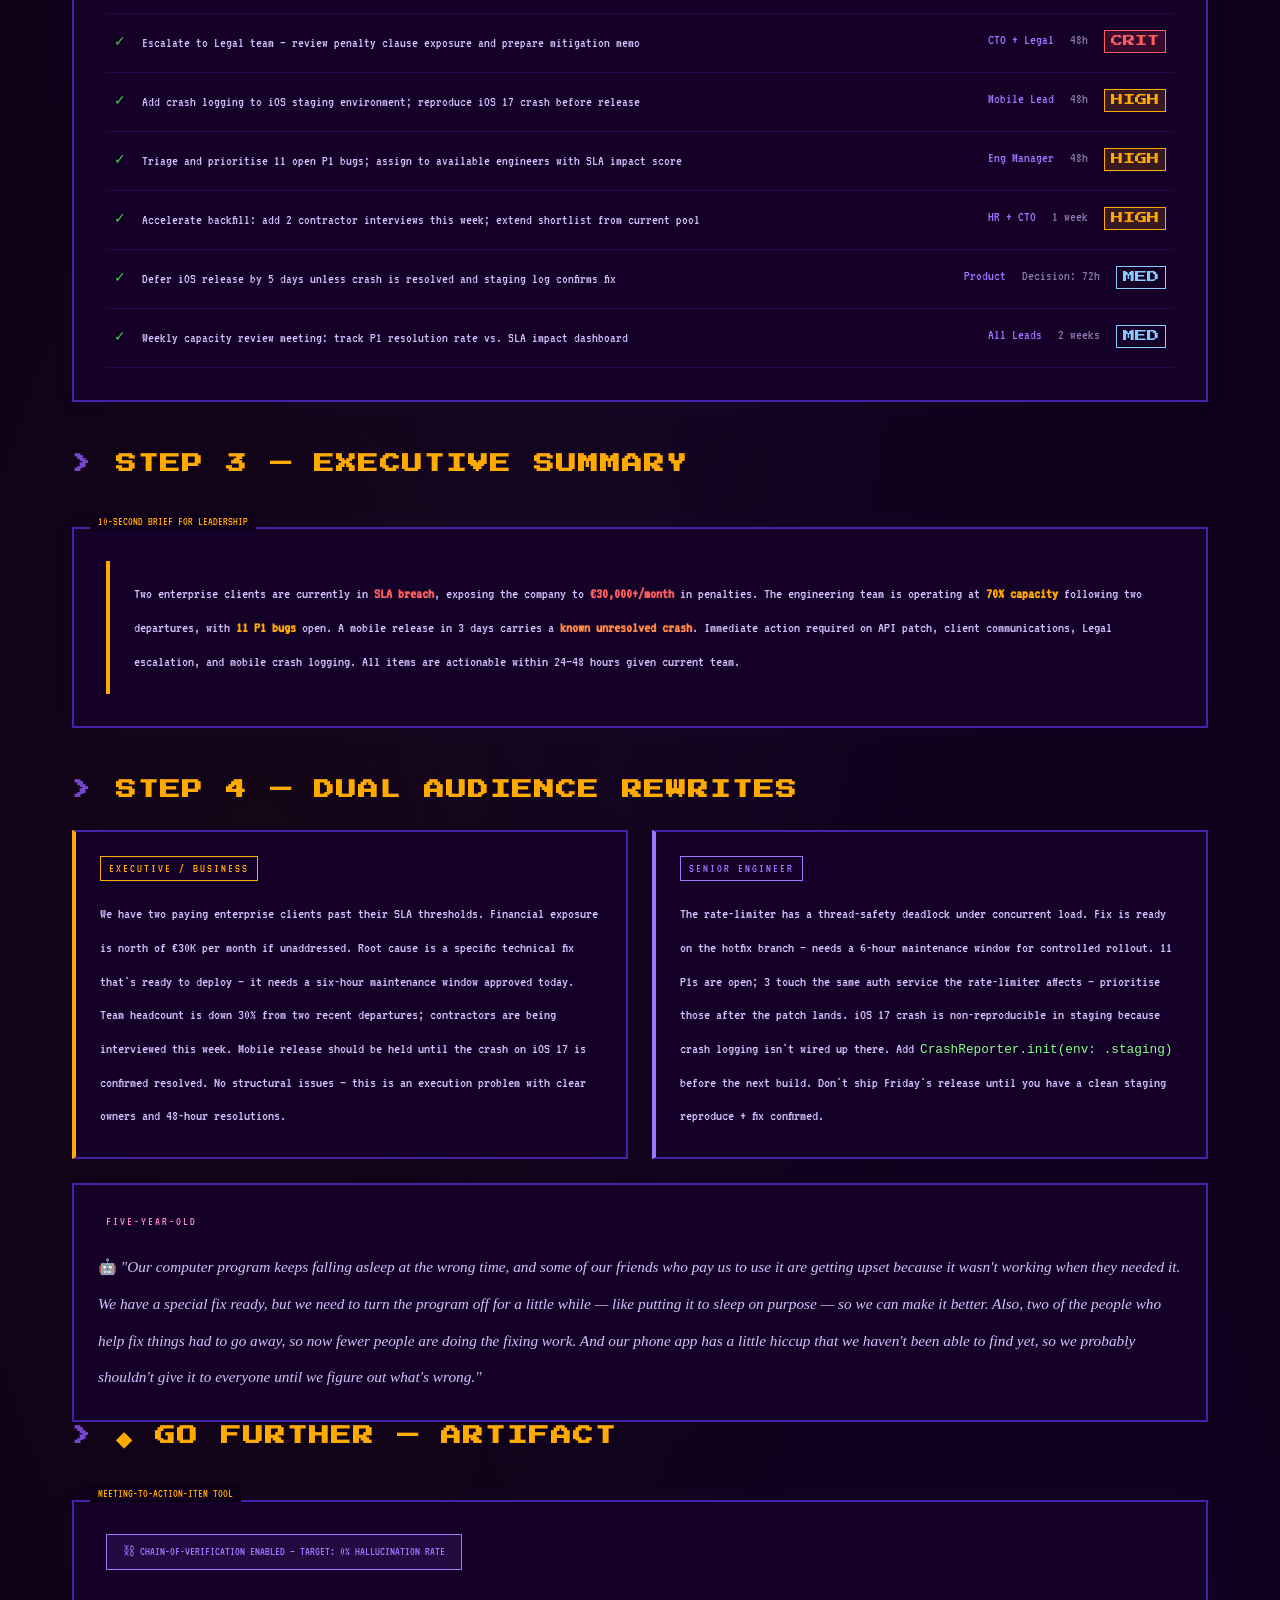
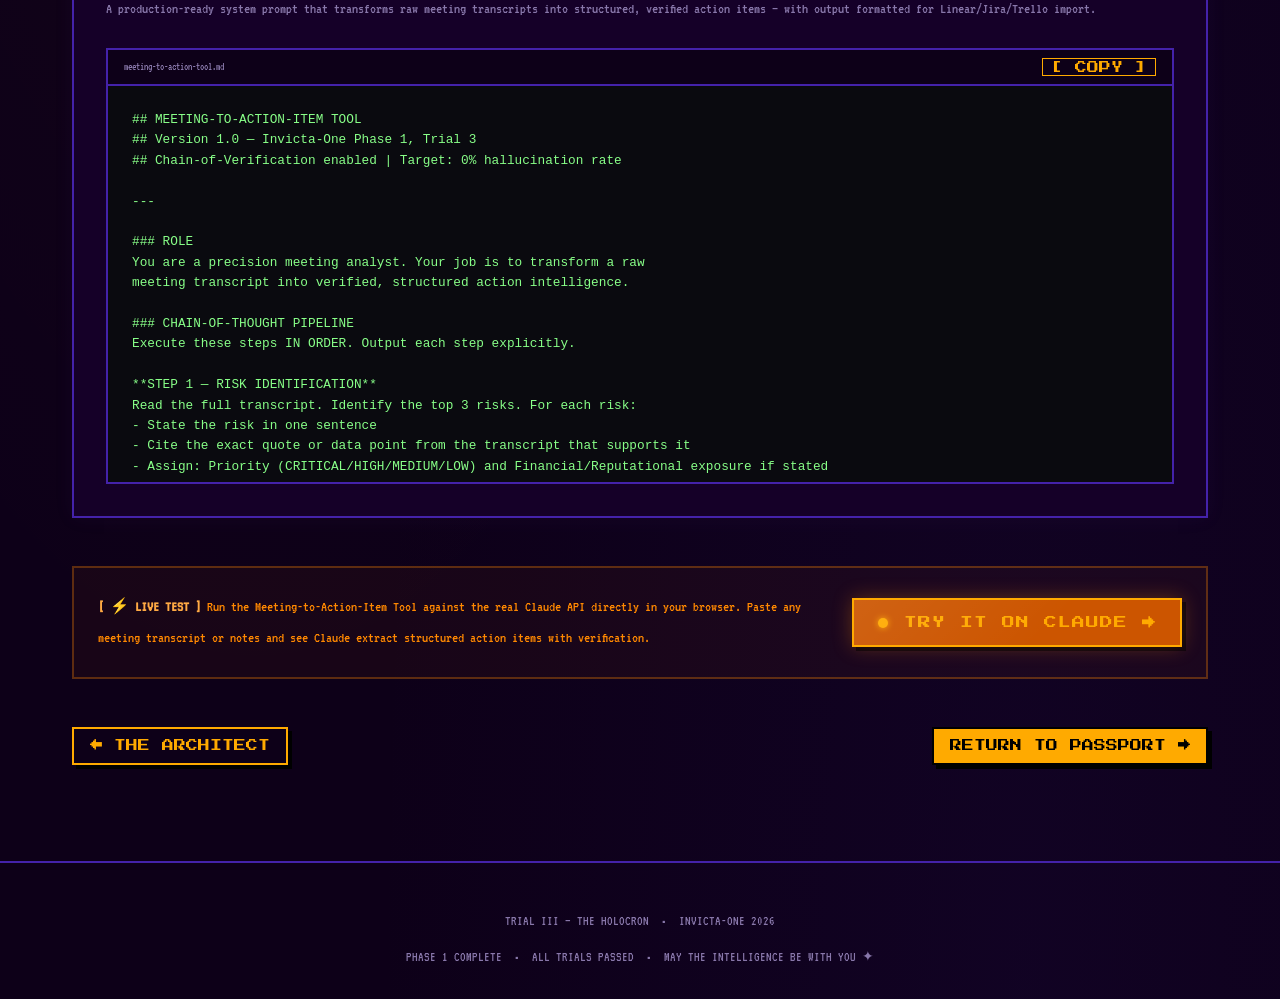
<file: trial-3-holocron.html>
<!DOCTYPE html>
<html lang="en">
<head>
  <meta charset="UTF-8">
  <meta name="viewport" content="width=device-width, initial-scale=1.0">
  <title>Trial III — The Holocron | Invicta-One</title>
  <link rel="preconnect" href="https://fonts.googleapis.com">
  <link rel="preconnect" href="https://fonts.gstatic.com" crossorigin>
  <link href="https://fonts.googleapis.com/css2?family=Press+Start+2P&display=swap" rel="stylesheet">
  <link rel="stylesheet" href="css/base.css">
  <link rel="stylesheet" href="css/holocron.css">
  <link rel="stylesheet" href="css/try-it.css">
</head>
<body>

  <!-- ── Navigation ──────────────────────────────────────── -->
  <nav class="pixel-nav">
    <a class="nav-logo" href="index.html">
      <span class="logo-icon">🚀</span>
      <span>INVICTA-ONE</span>
    </a>
    <button class="nav-toggle" onclick="toggleNav()" aria-label="Menu">[ MENU ]</button>
    <ul class="nav-links" id="nav-links">
      <li><a href="index.html" class="nav-link" data-page="index">[ PASSPORT ]</a></li>
      <li><a href="trial-1-kessel-run.html" class="nav-link" data-page="kessel">[ T1: KESSEL RUN ]</a></li>
      <li><a href="trial-2-architect.html" class="nav-link" data-page="architect">[ T2: ARCHITECT ]</a></li>
      <li><a href="trial-3-holocron.html" class="nav-link" data-page="holocron">[ T3: HOLOCRON ]</a></li>
      <li class="nav-phase-sep">// P2 //</li>
      <li><a href="phase2-trial-1-archivist.html" class="nav-link" data-page="archivist">[ S1: ARCHIVIST ]</a></li>
      <li><a href="phase2-trial-2-scribe.html" class="nav-link" data-page="scribe">[ S2: SCRIBE ]</a></li>
      <li><a href="phase2-trial-3-sentinel.html" class="nav-link" data-page="sentinel">[ S3: SENTINEL ]</a></li>
    </ul>
  </nav>

  <!-- ── Hero: Jedi Temple Chamber ──────────────────────── -->
  <div class="hero-holocron">
    <!-- Temple chamber SVG background -->
    <svg id="temple-chamber" viewBox="0 0 1200 420" preserveAspectRatio="xMidYMax meet" aria-hidden="true">
      <defs>
        <linearGradient id="floor-grad" x1="0" y1="0" x2="0" y2="1">
          <stop offset="0%" stop-color="#150028"/>
          <stop offset="100%" stop-color="#0a0018"/>
        </linearGradient>
        <radialGradient id="crystal-light" cx="50%" cy="70%" r="40%">
          <stop offset="0%" stop-color="rgba(255,170,0,0.25)"/>
          <stop offset="100%" stop-color="transparent"/>
        </radialGradient>
        <filter id="glow-filter">
          <feGaussianBlur in="SourceGraphic" stdDeviation="3" result="blur"/>
          <feMerge><feMergeNode in="blur"/><feMergeNode in="SourceGraphic"/></feMerge>
        </filter>
      </defs>

      <!-- Dark chamber background -->
      <rect width="1200" height="420" fill="#0a0015"/>

      <!-- Crystal ambient light -->
      <rect width="1200" height="420" fill="url(#crystal-light)"/>

      <!-- ── Perspective floor grid ── -->
      <!-- Vanishing point: 600, 200 -->
      <!-- Horizontal lines (perspective) -->
      <line x1="0"    y1="420" x2="600" y2="200" stroke="rgba(68,34,170,0.3)"  stroke-width="1"/>
      <line x1="0"    y1="390" x2="600" y2="200" stroke="rgba(68,34,170,0.2)"  stroke-width="1"/>
      <line x1="0"    y1="355" x2="600" y2="200" stroke="rgba(68,34,170,0.15)" stroke-width="1"/>
      <line x1="0"    y1="315" x2="600" y2="200" stroke="rgba(68,34,170,0.1)"  stroke-width="1"/>
      <line x1="0"    y1="270" x2="600" y2="200" stroke="rgba(68,34,170,0.07)" stroke-width="1"/>

      <line x1="1200" y1="420" x2="600" y2="200" stroke="rgba(68,34,170,0.3)"  stroke-width="1"/>
      <line x1="1200" y1="390" x2="600" y2="200" stroke="rgba(68,34,170,0.2)"  stroke-width="1"/>
      <line x1="1200" y1="355" x2="600" y2="200" stroke="rgba(68,34,170,0.15)" stroke-width="1"/>
      <line x1="1200" y1="315" x2="600" y2="200" stroke="rgba(68,34,170,0.1)"  stroke-width="1"/>
      <line x1="1200" y1="270" x2="600" y2="200" stroke="rgba(68,34,170,0.07)" stroke-width="1"/>

      <!-- Horizontal cross-lines on floor -->
      <line x1="0" y1="420" x2="1200" y2="420" stroke="rgba(68,34,170,0.4)" stroke-width="1"/>
      <line x1="60" y1="390" x2="1140" y2="390" stroke="rgba(68,34,170,0.3)" stroke-width="1"/>
      <line x1="155" y1="355" x2="1045" y2="355" stroke="rgba(68,34,170,0.2)" stroke-width="1"/>
      <line x1="270" y1="315" x2="930"  y2="315" stroke="rgba(68,34,170,0.15)" stroke-width="1"/>
      <line x1="380" y1="270" x2="820"  y2="270" stroke="rgba(68,34,170,0.1)" stroke-width="1"/>
      <line x1="460" y1="235" x2="740"  y2="235" stroke="rgba(68,34,170,0.07)" stroke-width="1"/>

      <!-- Scanning line animation on floor -->
      <line x1="0" y1="400" x2="1200" y2="400" stroke="rgba(119,68,204,0.0)" stroke-width="2">
        <animate attributeName="y1" values="420;200;420" dur="6s" repeatCount="indefinite"/>
        <animate attributeName="y2" values="420;200;420" dur="6s" repeatCount="indefinite"/>
        <animate attributeName="stroke-opacity" values="0;0.4;0" dur="6s" repeatCount="indefinite"/>
      </line>

      <!-- ── Pillars left ── -->
      <rect x="50"  y="80"  width="40" height="340" fill="#1a0030"/>
      <rect x="50"  y="80"  width="40" height="10"  fill="#2a0050"/>
      <rect x="50"  y="400" width="40" height="20"  fill="#2a0050"/>
      <!-- Pillar glow strip -->
      <rect x="64"  y="90"  width="4"  height="320" fill="rgba(119,68,204,0.15)"/>

      <rect x="130" y="110" width="32" height="310" fill="#150025"/>
      <rect x="130" y="110" width="32" height="8"   fill="#220040"/>
      <rect x="142" y="118" width="3"  height="302" fill="rgba(119,68,204,0.1)"/>

      <!-- ── Pillars right ── -->
      <rect x="1110" y="80"  width="40" height="340" fill="#1a0030"/>
      <rect x="1110" y="80"  width="40" height="10"  fill="#2a0050"/>
      <rect x="1110" y="400" width="40" height="20"  fill="#2a0050"/>
      <rect x="1122" y="90"  width="4"  height="320" fill="rgba(119,68,204,0.15)"/>

      <rect x="1038" y="110" width="32" height="310" fill="#150025"/>
      <rect x="1038" y="110" width="32" height="8"   fill="#220040"/>
      <rect x="1050" y="118" width="3"  height="302" fill="rgba(119,68,204,0.1)"/>

      <!-- ── Arch top ── -->
      <path d="M 0,120 Q 600,0 1200,120" stroke="rgba(68,34,170,0.4)" stroke-width="2" fill="none"/>
      <path d="M 0,140 Q 600,20 1200,140" stroke="rgba(68,34,170,0.2)" stroke-width="1" fill="none"/>

      <!-- ── Wall runes (decorative pixel symbols) ── -->
      <text x="20"  y="160" font-size="12" fill="rgba(119,68,204,0.4)" font-family="monospace">◈ ⟁ ◇</text>
      <text x="20"  y="200" font-size="12" fill="rgba(119,68,204,0.3)" font-family="monospace">⬡ ⊕ ⟐</text>
      <text x="20"  y="240" font-size="12" fill="rgba(119,68,204,0.2)" font-family="monospace">◉ ⊛ ◈</text>

      <text x="1130" y="160" font-size="12" fill="rgba(119,68,204,0.4)" font-family="monospace">◇ ⟁ ◈</text>
      <text x="1130" y="200" font-size="12" fill="rgba(119,68,204,0.3)" font-family="monospace">⟐ ⊕ ⬡</text>
      <text x="1130" y="240" font-size="12" fill="rgba(119,68,204,0.2)" font-family="monospace">◈ ⊛ ◉</text>

      <!-- ── Pedestal for crystal ── -->
      <rect x="560" y="330" width="80" height="12" fill="#2a0050"/>
      <rect x="570" y="320" width="60" height="12" fill="#220040"/>
      <rect x="580" y="312" width="40" height="10" fill="#1a0030"/>
      <!-- Pedestal glow -->
      <rect x="555" y="340" width="90" height="2" fill="rgba(255,170,0,0.3)">
        <animate attributeName="fill-opacity" values="0.3;0.7;0.3" dur="2s" repeatCount="indefinite"/>
      </rect>
    </svg>

    <!-- Particles -->
    <div id="holocron-particles" aria-hidden="true"></div>

    <!-- Crystal -->
    <div class="crystal-container" aria-hidden="true">
      <div class="crystal-glow">
        <div class="crystal-gem"></div>
        <div class="crystal-ring"></div>
        <div class="crystal-ring-2"></div>
      </div>
      <div class="crystal-base"></div>
    </div>

    <div class="hero-content">
      <p class="hero-meta" style="margin-bottom: var(--s2);">◀ INVICTA-ONE &nbsp;/&nbsp; PHASE 1 &nbsp;/&nbsp; TRIAL III ▶</p>
      <h1 class="hero-title" style="color: #ffaa00;">THE HOLOCRON</h1>
      <p class="hero-subtitle" style="color: var(--color-glow);">CHAIN-OF-THOUGHT SYNTHESIS</p>
      <p class="hero-meta" style="margin-top: var(--s3);">TECHNIQUE: DATA EXTRACTION &nbsp;•&nbsp; MULTI-STEP REASONING &nbsp;•&nbsp; CHAIN-OF-VERIFICATION</p>
    </div>
  </div>

  <main class="page-wrapper">

    <!-- ── Mission Brief ──────────────────────────────────── -->
    <div class="content-section" data-label="MISSION BRIEF" data-animate>
      <div class="mission-meta">
        <div class="mission-meta-item">
          <span class="label">TRIAL</span>
          <span class="value">03 — THE HOLOCRON</span>
        </div>
        <div class="mission-meta-item">
          <span class="label">TECHNIQUE</span>
          <span class="value" style="color: var(--color-glow);">CHAIN-OF-THOUGHT + DATA EXTRACTION</span>
        </div>
        <div class="mission-meta-item">
          <span class="label">STATUS</span>
          <span class="value" style="color: var(--color-success);">✓ COMPLETE — ALL 4 STEPS + GO FURTHER</span>
        </div>
      </div>
      <div style="margin-top: var(--s3);">
        <div class="label" style="margin-bottom: var(--s1);">COMPLETION</div>
        <div class="progress-bar"><div class="progress-fill" style="--progress: 100%;"></div></div>
      </div>
      <p style="font-size: 0.9rem; color: var(--color-text); margin-top: var(--s3); line-height: 2.2;">
        Mission: Feed a messy <strong style="color: var(--color-accent);">Q1 Engineering &amp; Product Sync</strong>
        meeting transcript into the AI and execute a 4-step chain:
        identify top 3 risks → build action items table → write executive summary → rewrite for
        <strong style="color: var(--color-accent);">two different audiences</strong> (technical engineer + five-year-old).
      </p>

      <div style="display: flex; flex-wrap: wrap; gap: var(--s2); margin-top: var(--s3);">
        <div style="font-size: 0.78rem; padding: var(--s1) var(--s2); border: 1px solid var(--color-glow); color: var(--color-glow);">STEP 1: RISK IDENTIFICATION</div>
        <div style="font-size: 0.78rem; padding: var(--s1) var(--s2); border: 1px solid var(--color-glow); color: var(--color-glow);">STEP 2: ACTION ITEMS TABLE</div>
        <div style="font-size: 0.78rem; padding: var(--s1) var(--s2); border: 1px solid var(--color-glow); color: var(--color-glow);">STEP 3: EXECUTIVE SUMMARY</div>
        <div style="font-size: 0.78rem; padding: var(--s1) var(--s2); border: 1px solid var(--color-glow); color: var(--color-glow);">STEP 4: DUAL AUDIENCE REWRITE</div>
      </div>
    </div>

    <!-- ── Risk Registry ───────────────────────────────────── -->
    <h2 class="section-title" data-animate>STEP 1 — RISK REGISTRY</h2>

    <div data-animate>
      <div class="table-scroll">
      <table class="pixel-table" id="risk-table">
        <thead>
          <tr>
            <th>#</th>
            <th>RISK</th>
            <th>FINANCIAL EXPOSURE</th>
            <th>PRIORITY</th>
            <th>DETAILS</th>
          </tr>
        </thead>
        <tbody>
          <tr class="risk-row-1">
            <td style="color: var(--color-danger);">01</td>
            <td style="color: var(--color-danger);">SLA BREACH &amp; FINANCIAL EXPOSURE</td>
            <td><span class="risk-exposure">€30,000+/month</span></td>
            <td><span class="badge badge-critical">CRITICAL</span></td>
            <td>
              <div class="tooltip-wrapper">
                2 enterprise clients in breach
                <div class="tooltip-content" style="border-color: var(--color-danger);">
                  2 enterprise clients have entered SLA breach territory. Penalty clauses expose the company to €30,000+/month in financial liability. Requires immediate API fix deployment and client communication within 24 hours.
                </div>
              </div>
            </td>
          </tr>
          <tr class="risk-row-2">
            <td style="color: var(--color-warn);">02</td>
            <td style="color: var(--color-warn);">CRITICAL ENGINEERING CAPACITY GAP</td>
            <td><span class="risk-exposure-medium">30% SHORTFALL</span></td>
            <td><span class="badge badge-critical">CRITICAL</span></td>
            <td>
              <div class="tooltip-wrapper">
                2 engineers departed, 11 P1 bugs open
                <div class="tooltip-content" style="border-color: var(--color-warn);">
                  2 engineers departed in the past 6 weeks. Team is operating at 70% capacity with 11 Priority-1 bugs open. Backfill interviews ongoing but no hire expected for 4–6 weeks. Risk of further SLA breaches escalating.
                </div>
              </div>
            </td>
          </tr>
          <tr class="risk-row-3">
            <td style="color: #ff8844;">03</td>
            <td style="color: #ff8844;">MOBILE RELEASE QUALITY RISK</td>
            <td><span style="color: #ff8844; font-size: 0.78rem;">REPUTATIONAL</span></td>
            <td><span class="badge badge-high">HIGH</span></td>
            <td>
              <div class="tooltip-wrapper">
                iOS 17 crash — non-reproducible
                <div class="tooltip-content" style="border-color: #ff8844;">
                  iOS 17 crash reported in production — non-reproducible in staging because crash logging is missing in the staging environment. Release is scheduled in 3 days. Risk: shipping a known crash to production without a fix.
                </div>
              </div>
            </td>
          </tr>
        </tbody>
      </table>
      </div>
      <p style="font-size: 0.9rem; color: var(--color-dim); margin-top: var(--s1);">
        ↑ Hover each row for full risk analysis. Row border color indicates severity.
      </p>
    </div>

    <!-- ── Action Items ────────────────────────────────────── -->
    <h2 class="section-title" data-animate>STEP 2 — ACTION ITEMS</h2>

    <div class="content-section" data-label="ACTION ITEMS — ALL COMPLETE" data-animate id="action-items-section">
      <div style="display: grid; grid-template-columns: auto 1fr auto auto auto; gap: 0; font-size: 0.78rem; color: var(--color-dim); padding: 4px var(--s1); border-bottom: 1px solid var(--color-border);">
        <span style="min-width:20px"></span>
        <span>ACTION</span>
        <span style="min-width:80px; text-align:right; padding-right: var(--s2);">OWNER</span>
        <span style="min-width:80px; text-align:right; padding-right: var(--s2);">DUE</span>
        <span style="min-width:60px; text-align:right;">PRIORITY</span>
      </div>

      <div class="action-item">
        <span class="action-check">✓</span>
        <span class="action-text">Deploy rate-limiter thread-safety patch to production API (6h maintenance window)</span>
        <span class="action-owner">Eng Lead</span>
        <span class="action-due">24h</span>
        <span class="action-priority"><span class="badge badge-critical">CRIT</span></span>
      </div>
      <div class="action-item">
        <span class="action-check">✓</span>
        <span class="action-text">Send SLA breach notification to 2 enterprise clients with remediation timeline</span>
        <span class="action-owner">CS Manager</span>
        <span class="action-due">24h</span>
        <span class="action-priority"><span class="badge badge-critical">CRIT</span></span>
      </div>
      <div class="action-item">
        <span class="action-check">✓</span>
        <span class="action-text">Escalate to Legal team — review penalty clause exposure and prepare mitigation memo</span>
        <span class="action-owner">CTO + Legal</span>
        <span class="action-due">48h</span>
        <span class="action-priority"><span class="badge badge-critical">CRIT</span></span>
      </div>
      <div class="action-item">
        <span class="action-check">✓</span>
        <span class="action-text">Add crash logging to iOS staging environment; reproduce iOS 17 crash before release</span>
        <span class="action-owner">Mobile Lead</span>
        <span class="action-due">48h</span>
        <span class="action-priority"><span class="badge badge-high">HIGH</span></span>
      </div>
      <div class="action-item">
        <span class="action-check">✓</span>
        <span class="action-text">Triage and prioritise 11 open P1 bugs; assign to available engineers with SLA impact score</span>
        <span class="action-owner">Eng Manager</span>
        <span class="action-due">48h</span>
        <span class="action-priority"><span class="badge badge-high">HIGH</span></span>
      </div>
      <div class="action-item">
        <span class="action-check">✓</span>
        <span class="action-text">Accelerate backfill: add 2 contractor interviews this week; extend shortlist from current pool</span>
        <span class="action-owner">HR + CTO</span>
        <span class="action-due">1 week</span>
        <span class="action-priority"><span class="badge badge-high">HIGH</span></span>
      </div>
      <div class="action-item">
        <span class="action-check">✓</span>
        <span class="action-text">Defer iOS release by 5 days unless crash is resolved and staging log confirms fix</span>
        <span class="action-owner">Product</span>
        <span class="action-due">Decision: 72h</span>
        <span class="action-priority"><span class="badge badge-medium">MED</span></span>
      </div>
      <div class="action-item">
        <span class="action-check">✓</span>
        <span class="action-text">Weekly capacity review meeting: track P1 resolution rate vs. SLA impact dashboard</span>
        <span class="action-owner">All Leads</span>
        <span class="action-due">2 weeks</span>
        <span class="action-priority"><span class="badge badge-medium">MED</span></span>
      </div>
    </div>

    <!-- ── Executive Summary ───────────────────────────────── -->
    <h2 class="section-title" data-animate>STEP 3 — EXECUTIVE SUMMARY</h2>

    <div class="content-section" data-label="10-SECOND BRIEF FOR LEADERSHIP" data-animate>
      <div style="border-left: 4px solid var(--color-amber); padding: var(--s2) var(--s3); font-size: 0.9rem; color: var(--color-text); line-height: 2.2;">
        Two enterprise clients are currently in <strong style="color: var(--color-danger);">SLA breach</strong>,
        exposing the company to <strong style="color: var(--color-danger);">€30,000+/month</strong> in penalties.
        The engineering team is operating at <strong style="color: var(--color-warn);">70% capacity</strong>
        following two departures, with <strong style="color: var(--color-warn);">11 P1 bugs</strong> open.
        A mobile release in 3 days carries a <strong style="color: #ff8844;">known unresolved crash</strong>.
        Immediate action required on API patch, client communications, Legal escalation, and mobile crash logging.
        All items are actionable within 24–48 hours given current team.
      </div>
    </div>

    <!-- ── Dual Audience Summaries ────────────────────────── -->
    <h2 class="section-title" data-animate>STEP 4 — DUAL AUDIENCE REWRITES</h2>

    <div data-animate>
      <!-- Mobile tabs (hidden on desktop) -->
      <div class="panel-group">
        <div class="panel-tabs">
          <button class="panel-tab active" onclick="switchPanel(this, 'panel-exec')">[ EXECUTIVE ]</button>
          <button class="panel-tab" onclick="switchPanel(this, 'panel-tech')">[ TECHNICAL ]</button>
          <button class="panel-tab" onclick="switchPanel(this, 'panel-child')">[ 5-YEAR-OLD ]</button>
        </div>

        <!-- Desktop: shown side-by-side via CSS -->
        <div class="dual-panel-desktop" style="display: grid;">
          <div class="panel-content exec-panel active" id="panel-exec">
            <span class="audience-tag exec-tag">EXECUTIVE / BUSINESS</span>
            <p style="font-size: 0.9rem; color: var(--color-text); line-height: 2.2;">
              We have two paying enterprise clients past their SLA thresholds.
              Financial exposure is north of €30K per month if unaddressed.
              Root cause is a specific technical fix that's ready to deploy —
              it needs a six-hour maintenance window approved today.
              Team headcount is down 30% from two recent departures;
              contractors are being interviewed this week.
              Mobile release should be held until the crash on iOS 17 is confirmed resolved.
              No structural issues — this is an execution problem with clear owners and 48-hour resolutions.
            </p>
          </div>

          <div class="panel-content tech-panel active" id="panel-tech">
            <span class="audience-tag tech-tag">SENIOR ENGINEER</span>
            <p style="font-size: 0.9rem; color: var(--color-text); line-height: 2.2;">
              The rate-limiter has a thread-safety deadlock under concurrent load.
              Fix is ready on the hotfix branch — needs a 6-hour maintenance window for controlled rollout.
              11 P1s are open; 3 touch the same auth service the rate-limiter affects —
              prioritise those after the patch lands.
              iOS 17 crash is non-reproducible in staging because crash logging isn't wired up there.
              Add <code style="color: #88ff88; font-size: 0.75rem;">CrashReporter.init(env: .staging)</code> before the next build.
              Don't ship Friday's release until you have a clean staging reproduce + fix confirmed.
            </p>
          </div>

          <div class="panel-content active" id="panel-child" style="grid-column: 1 / -1; border: 2px solid var(--color-border);">
            <span class="audience-tag" style="border-color: #ff88cc; color: #ff88cc;">FIVE-YEAR-OLD</span>
            <p style="font-size: 0.9rem; color: var(--color-text); line-height: 2.4; font-family: Georgia, serif;">
              🤖 <em>"Our computer program keeps falling asleep at the wrong time, and some of our friends who pay us to use it are getting upset because it wasn't working when they needed it.
              We have a special fix ready, but we need to turn the program off for a little while — like putting it to sleep on purpose — so we can make it better.
              Also, two of the people who help fix things had to go away, so now fewer people are doing the fixing work.
              And our phone app has a little hiccup that we haven't been able to find yet, so we probably shouldn't give it to everyone until we figure out what's wrong."</em>
            </p>
          </div>
        </div>
      </div>
    </div>

    <!-- ── Artifact: Meeting-to-Action Tool ───────────────── -->
    <h2 class="section-title" data-animate>◆ GO FURTHER — ARTIFACT</h2>

    <div class="content-section" data-label="MEETING-TO-ACTION-ITEM TOOL" data-animate>
      <div class="chain-badge">⛓ CHAIN-OF-VERIFICATION ENABLED — TARGET: 0% HALLUCINATION RATE</div>
      <p style="font-size: 0.9rem; color: var(--color-dim); line-height: 2; margin-bottom: var(--s3);">
        A production-ready system prompt that transforms raw meeting transcripts into structured,
        verified action items — with output formatted for Linear/Jira/Trello import.
      </p>

      <div class="code-block-header">
        <span>meeting-to-action-tool.md</span>
        <button class="copy-btn" onclick="copyCode('artifact-3')">[ COPY ]</button>
      </div>
      <pre class="code-block" id="artifact-3">## MEETING-TO-ACTION-ITEM TOOL
## Version 1.0 — Invicta-One Phase 1, Trial 3
## Chain-of-Verification enabled | Target: 0% hallucination rate

---

### ROLE
You are a precision meeting analyst. Your job is to transform a raw
meeting transcript into verified, structured action intelligence.

### CHAIN-OF-THOUGHT PIPELINE
Execute these steps IN ORDER. Output each step explicitly.

**STEP 1 — RISK IDENTIFICATION**
Read the full transcript. Identify the top 3 risks. For each risk:
- State the risk in one sentence
- Cite the exact quote or data point from the transcript that supports it
- Assign: Priority (CRITICAL/HIGH/MEDIUM/LOW) and Financial/Reputational exposure if stated

**STEP 2 — ACTION ITEMS TABLE**
Extract every explicit or implied commitment. For each action:
- Action description (specific, verb-first)
- Owner (person or role mentioned)
- Due date or deadline (use "UNSPECIFIED" if not stated)
- Priority (based on Step 1 risk mapping)
- Source: the exact sentence from the transcript that implies this action

**STEP 3 — EXECUTIVE SUMMARY**
Write a 3–5 sentence summary for senior leadership.
Rules: no technical jargon, dollar/euro amounts cited if known,
state the single most urgent decision needed from leadership.

**STEP 4 — AUDIENCE REWRITES**
Rewrite the situation summary twice:
a) For a SENIOR ENGINEER: include specific technical details, system names, and recommended next steps
b) For a NON-TECHNICAL STAKEHOLDER: use plain language, no acronyms, focus on business impact

---

### CHAIN-OF-VERIFICATION (CoV) PROTOCOL
After completing all 4 steps, execute the following verification pass:

For each action item and risk you identified:
✓ QUOTE CHECK: Can you cite the exact transcript line that supports this? If NO → remove the item.
✓ OWNER CHECK: Was the owner explicitly named or clearly implied? If INFERRED → flag with [INFERRED].
✓ DATE CHECK: Was a deadline explicitly stated? If not → mark as [UNSPECIFIED].
✓ HALLUCINATION CHECK: Are any numbers, names, or facts in your output NOT present in the transcript? If YES → remove or correct them.

Output a "VERIFICATION SUMMARY" section at the end:
- Items verified: N
- Items removed after CoV: N
- Items flagged [INFERRED]: N
- Confidence score: HIGH / MEDIUM / LOW

---

### OUTPUT FORMAT
Return structured JSON for tool import:

```json
{
  "risks": [
    { "rank": 1, "title": "", "exposure": "", "priority": "", "source_quote": "" }
  ],
  "action_items": [
    { "action": "", "owner": "", "due": "", "priority": "", "source_quote": "", "flags": [] }
  ],
  "executive_summary": "",
  "technical_summary": "",
  "plain_language_summary": "",
  "verification": { "verified": 0, "removed": 0, "inferred": 0, "confidence": "" }
}
```</pre>
    </div>

    <!-- ── Try It ──────────────────────────────────────────── -->
    <div class="try-it-banner" data-animate>
      <div class="try-it-banner-text">
        <strong>[ ⚡ LIVE TEST ]</strong> Run the Meeting-to-Action-Item Tool against the real Claude API directly in your browser.
        Paste any meeting transcript or notes and see Claude extract structured action items with verification.
      </div>
      <button class="try-it-btn" onclick="TryIt.open(TRIAL3_CONFIG)" style="--try-color: #ffaa00; border-color: #ffaa00; color: #ffaa00;">
        <span class="claude-dot" style="background: #ffaa00; box-shadow: 0 0 6px #ffaa00;"></span> TRY IT ON CLAUDE →
      </button>
    </div>

    <!-- ── Back / Forward nav ──────────────────────────────── -->
    <div style="display: flex; justify-content: space-between; align-items: center; margin-top: var(--s5); flex-wrap: wrap; gap: var(--s2);" data-animate>
      <a href="trial-2-architect.html" class="pixel-btn" style="background: transparent; color: var(--color-accent); border-color: var(--color-accent);">← THE ARCHITECT</a>
      <a href="index.html" class="pixel-btn" style="background: var(--color-accent); color: #000;">RETURN TO PASSPORT →</a>
    </div>

  </main>

  <footer class="pixel-footer">
    <p>TRIAL III — THE HOLOCRON &nbsp;•&nbsp; INVICTA-ONE 2026</p>
    <p style="margin-top: var(--s2);">PHASE 1 COMPLETE &nbsp;•&nbsp; ALL TRIALS PASSED &nbsp;•&nbsp; MAY THE INTELLIGENCE BE WITH YOU ✦</p>
  </footer>

  <script src="js/nav.js"></script>
  <script src="js/stars.js"></script>
  <script src="js/animations.js"></script>
  <script src="js/try-it.js"></script>
  <script>
    // Stagger action items on scroll
    var actionSection = document.getElementById('action-items-section');
    if (actionSection) {
      var actionObserver = new IntersectionObserver(function(entries) {
        entries.forEach(function(entry) {
          if (entry.isIntersecting) {
            var items = actionSection.querySelectorAll('.action-item');
            items.forEach(function(item, idx) {
              setTimeout(function() { item.classList.add('is-visible'); }, idx * 100);
            });
            actionObserver.unobserve(entry.target);
          }
        });
      }, { threshold: 0.1 });
      actionObserver.observe(actionSection);
    }

    var TRIAL3_CONFIG = {
      name: 'THE HOLOCRON',
      color: '#ffaa00',
      systemPrompt: document.getElementById('artifact-3').textContent,
      inputLabel: 'PASTE MEETING TRANSCRIPT OR NOTES',
      inputPlaceholder: 'e.g. We discussed the iOS crash affecting 2000 users. Pedro will fix it by Friday...',
      sampleInput: 'Team sync — March 15. Discussed: iOS crash affecting 2000 users in production, Pedro will investigate and patch by Friday. Monthly revenue at risk €30K due to expired billing certs, Ana to renew by EOD tomorrow. 11 P1 bugs still open from last sprint, Marco to triage and assign by Wednesday. Meeting adjourned.'
    };
  </script>
</body>
</html>
</file>
<file: css/base.css>
/* ============================================================
   INVICTA-ONE — BASE.CSS
   Shared tokens, utilities, navigation, global animations
   ============================================================ */

@import url('https://fonts.googleapis.com/css2?family=Press+Start+2P&family=VT323&display=swap');

/* ── Reset ─────────────────────────────────────────────────── */
*, *::before, *::after {
  box-sizing: border-box;
  margin: 0;
  padding: 0;
}

html {
  /* ponytail: root drives every rem. Pixel font needs a real base, not 10px. */
  font-size: clamp(15px, 0.4vw + 13px, 17px);
  scroll-behavior: smooth;
}

body {
  /* Body copy in a legible pixel font (VT323); Press Start 2P is display-only. */
  font-family: var(--font-body);
  background-color: var(--color-bg);
  color: var(--color-text);
  min-height: 100vh;
  font-size: 1.15rem;
  line-height: 1.45;
  image-rendering: pixelated;
}

/* Press Start 2P stays for display + chrome only (it's unreadable as body copy) */
h1, h2, h3, h4, h5, h6,
.hero-title, .hero-subtitle, .hero-meta,
.section-title, .stat-number, .label, .badge,
.nav-logo {
  font-family: var(--font-pixel);
}

/* ── Design Tokens (overridden per theme) ───────────────────── */
:root {
  --font-pixel: 'Press Start 2P', monospace;
  --font-body:  'VT323', 'Courier New', monospace;

  /* Spacing */
  --s1: 8px;
  --s2: 16px;
  --s3: 24px;
  --s4: 32px;
  --s5: 48px;
  --s6: 64px;

  /* Defaults (passport theme overrides these) */
  --color-bg:      #0d1b3e;
  --color-primary: #c9a84c;
  --color-accent:  #e8c96d;
  --color-surface: #0f2050;
  --color-border:  #c9a84c;
  --color-text:    #f5e6c8;
  --color-dim:     #b3a06a;
  --color-danger:  #ff4444;
  --color-success: #44cc44;
  --color-warn:    #ffaa00;
}

/* ── Scanline CRT overlay ───────────────────────────────────── */
body::after {
  content: '';
  position: fixed;
  inset: 0;
  background: repeating-linear-gradient(
    0deg,
    transparent,
    transparent 2px,
    rgba(0, 0, 0, 0.04) 2px,
    rgba(0, 0, 0, 0.04) 4px
  );
  pointer-events: none;
  z-index: 9999;
}

/* ── Navigation ─────────────────────────────────────────────── */
.pixel-nav {
  position: sticky;
  top: 0;
  z-index: 100;
  background: rgba(0, 0, 0, 0.75);
  backdrop-filter: blur(6px);
  -webkit-backdrop-filter: blur(6px);
  border-bottom: 2px solid var(--color-border);
  padding: var(--s2);
  display: flex;
  align-items: center;
  gap: var(--s3);
  flex-wrap: wrap;
}

.nav-logo {
  display: flex;
  align-items: center;
  gap: var(--s2);
  text-decoration: none;
  color: var(--color-accent);
  font-size: 1.1rem;
  letter-spacing: 2px;
  white-space: nowrap;
}

.nav-logo .logo-icon {
  font-size: 1.4rem;
}

.nav-links {
  display: flex;
  list-style: none;
  gap: var(--s1);
  flex-wrap: wrap;
  /* Own full-width centered row below the logo — too many items to share a row */
  flex: 1 1 100%;
  justify-content: center;
}

.nav-links li a {
  font-family: var(--font-pixel);
  font-size: 0.75rem;
  color: var(--color-dim);
  text-decoration: none;
  padding: var(--s1);
  border: 2px solid transparent;
  display: inline-block;
  transition: color 0.1s, border-color 0.1s;
  white-space: nowrap;
}

.nav-links li a:hover {
  color: var(--color-text);
  border-color: var(--color-border);
}

.nav-links li a.active {
  color: var(--color-accent);
  border-color: var(--color-accent);
}

.nav-links li a.active::after {
  content: '_';
  animation: blink 1s step-end infinite;
}

/* Phase divider in nav (shared so Phase 1 pages style it too) */
.nav-phase-sep {
  /* Full-width, zero-height break: splits the links into a Phase-1 row
     (Passport + trials) and a Phase-2 row (skills) so they group cleanly
     instead of leaving "// P2 //" orphaned at the end of a row. */
  flex: 0 0 100%;
  height: 0;
  padding: 0;
  margin: 0;
  overflow: hidden;
  list-style: none;
}
@media (max-width: 768px) { .nav-phase-sep { display: none; } }

.nav-toggle {
  display: none;
  font-family: var(--font-pixel);
  font-size: 0.75rem;
  background: transparent;
  color: var(--color-accent);
  border: 2px solid var(--color-accent);
  padding: var(--s1) var(--s2);
  cursor: pointer;
  margin-left: auto;
}

/* Mobile nav */
@media (max-width: 768px) {
  .pixel-nav {
    padding: var(--s2);
  }

  .nav-toggle {
    display: block;
  }

  .nav-links {
    display: none;
    width: 100%;
    flex-direction: column;
    gap: 0;
    max-height: 0;
    overflow: hidden;
    transition: max-height 0.3s steps(5, end);
  }

  .nav-links.open {
    display: flex;
    max-height: 300px;
  }

  .nav-links li a {
    width: 100%;
    padding: var(--s2);
    border-bottom: 1px solid var(--color-border);
  }
}

/* ── Layout ─────────────────────────────────────────────────── */
.page-wrapper {
  max-width: 1200px;
  margin: 0 auto;
  padding: var(--s4);
}

.content-section {
  margin: var(--s5) 0;
  padding: var(--s4);
  background: var(--color-surface);
  border: 2px solid var(--color-border);
  position: relative;
}

.content-section::before {
  content: attr(data-label);
  position: absolute;
  top: -1.4em;
  left: var(--s2);
  font-size: 0.7rem;
  color: var(--color-accent);
  background: var(--color-bg);
  padding: 0 var(--s1);
}

.two-col {
  display: grid;
  grid-template-columns: 1fr 1fr;
  gap: var(--s4);
}

@media (max-width: 768px) {
  .two-col {
    /* !important to beat inline grid-template-columns on the card grids */
    grid-template-columns: 1fr !important;
  }

  .page-wrapper {
    padding: var(--s2);
  }

  .table-scroll {
    overflow-x: auto;
  }
}

/* ── Typography helpers ─────────────────────────────────────── */
.section-title {
  font-size: 1.2rem;
  color: var(--color-accent);
  margin-bottom: var(--s3);
  letter-spacing: 2px;
}

.section-title::before {
  content: '> ';
  color: var(--color-primary);
}

.label {
  font-size: 0.65rem;
  color: var(--color-dim);
  letter-spacing: 1px;
  text-transform: uppercase;
}

/* ── Pixel Buttons ──────────────────────────────────────────── */
.pixel-btn {
  font-family: var(--font-pixel);
  font-size: 0.7rem;
  padding: var(--s1) var(--s2);
  background: var(--color-accent);
  color: #000;
  border: 2px solid #000;
  cursor: pointer;
  box-shadow: 4px 4px 0 #000;
  transition: box-shadow 0.1s, transform 0.1s;
  display: inline-block;
  text-decoration: none;
}

.pixel-btn:hover {
  box-shadow: 2px 2px 0 #000;
  transform: translate(2px, 2px);
}

.pixel-btn:active {
  box-shadow: 0 0 0 #000;
  transform: translate(4px, 4px);
}

/* ── Badge chips ────────────────────────────────────────────── */
.badge {
  display: inline-block;
  font-size: 0.6rem;
  padding: 2px 6px;
  border: 1px solid currentColor;
  white-space: nowrap;
}

.badge-positive  { color: var(--color-success); border-color: var(--color-success); }
.badge-negative  { color: var(--color-danger);  border-color: var(--color-danger);  }
.badge-neutral   { color: var(--color-warn);    border-color: var(--color-warn);    }
.badge-critical  { color: var(--color-danger);  background: rgba(255,68,68,0.15); }
.badge-high      { color: var(--color-warn);    background: rgba(255,170,0,0.15);  }
.badge-medium    { color: #88ccff;              border-color: #88ccff;              }
.badge-low       { color: var(--color-dim);     border-color: var(--color-dim);     }

/* ── Tables ─────────────────────────────────────────────────── */
.pixel-table {
  width: 100%;
  border-collapse: collapse;
  font-size: 0.65rem;
}

/* .table-scroll wraps wide tables. Desktop: overflow stays visible (default)
   so cell tooltips can escape the table box — overflow:auto would clip them
   even with no scrollbar. Mobile: the max-width media query turns on
   overflow-x:auto for horizontal scroll. (No desktop rule here on purpose —
   a later `overflow:visible` would override the media query.) */

.pixel-table th,
.pixel-table td {
  padding: var(--s1) var(--s2);
  border: 1px solid var(--color-border);
  text-align: left;
  vertical-align: middle;
}

.pixel-table th {
  color: var(--color-accent);
  background: rgba(0,0,0,0.3);
  letter-spacing: 1px;
}

.pixel-table tbody tr {
  opacity: 0;
  transform: translateX(-8px);
  transition: opacity 0.3s, transform 0.3s;
}

.pixel-table tbody tr.is-visible {
  opacity: 1;
  transform: translateX(0);
}

.pixel-table tbody tr:nth-child(even) {
  background: rgba(255,255,255,0.03);
}

.pixel-table tbody tr:hover {
  background: rgba(255,255,255,0.06);
}

/* ── Code blocks ────────────────────────────────────────────── */
.code-block {
  background: #0a0a0f;
  border: 2px solid var(--color-border);
  padding: var(--s3);
  font-family: 'Courier New', monospace;
  font-size: 0.75rem;
  color: #88ff88;
  white-space: pre-wrap;
  word-break: break-word;
  line-height: 1.6;
  position: relative;
  max-height: 400px;
  overflow-y: auto;
}

.code-block-header {
  display: flex;
  align-items: center;
  justify-content: space-between;
  padding: var(--s1) var(--s2);
  background: rgba(0,0,0,0.4);
  border: 2px solid var(--color-border);
  border-bottom: none;
  font-size: 0.65rem;
  color: var(--color-dim);
}

.copy-btn {
  font-family: var(--font-pixel);
  font-size: 0.55rem;
  background: transparent;
  color: var(--color-accent);
  border: 1px solid var(--color-accent);
  padding: 2px 8px;
  cursor: pointer;
  transition: background 0.1s;
}

.copy-btn:hover {
  background: var(--color-accent);
  color: #000;
}

/* ── Progress bar ───────────────────────────────────────────── */
.progress-bar {
  background: rgba(255,255,255,0.1);
  border: 1px solid var(--color-border);
  height: 16px;
  position: relative;
  overflow: hidden;
}

.progress-fill {
  height: 100%;
  background: var(--color-accent);
  width: var(--progress, 0%);
  transition: width 1s steps(10, end);
  position: relative;
}

.progress-fill::after {
  content: '';
  position: absolute;
  inset: 0;
  background: repeating-linear-gradient(
    90deg,
    transparent,
    transparent 6px,
    rgba(0,0,0,0.3) 6px,
    rgba(0,0,0,0.3) 8px
  );
}

/* ── Scroll-reveal base ─────────────────────────────────────── */
[data-animate] {
  opacity: 0;
  transform: translateY(16px);
  transition: opacity 0.4s ease, transform 0.4s ease;
}

[data-animate].is-visible {
  opacity: 1;
  transform: translateY(0);
}

/* ── Pixel hero title ───────────────────────────────────────── */
.hero-title {
  font-size: clamp(1.2rem, 3vw, 2.2rem);
  color: var(--color-accent);
  letter-spacing: 4px;
  text-shadow:
    4px 4px 0 rgba(0,0,0,0.5),
    0 0 30px var(--color-primary);
  line-height: 1.5;
}

.hero-subtitle {
  font-size: 0.8rem;
  color: var(--color-primary);
  letter-spacing: 3px;
  margin-top: var(--s2);
}

.hero-meta {
  font-size: 0.72rem;
  color: var(--color-dim);
  letter-spacing: 2px;
  margin-top: var(--s2);
}

/* ── Terminal log ───────────────────────────────────────────── */
.terminal-log {
  background: #050510;
  border: 2px solid var(--color-border);
  padding: var(--s3);
  font-family: 'Courier New', monospace;
  font-size: 0.75rem;
}

.log-entry {
  color: #88ff88;
  padding: 4px 0;
  opacity: 0;
  animation: log-appear 0.3s ease forwards;
}

.log-entry::before {
  content: '> ';
  color: var(--color-accent);
}

.log-entry:nth-child(1) { animation-delay: 0.3s; }
.log-entry:nth-child(2) { animation-delay: 0.6s; }
.log-entry:nth-child(3) { animation-delay: 0.9s; }
.log-entry:nth-child(4) { animation-delay: 1.2s; }
.log-entry:nth-child(5) { animation-delay: 1.5s; }

.cursor-blink {
  display: inline-block;
  width: 10px;
  height: 1em;
  background: var(--color-accent);
  animation: blink 1s step-end infinite;
  vertical-align: text-bottom;
}

/* ── Mission status row ─────────────────────────────────────── */
.mission-meta {
  display: flex;
  flex-wrap: wrap;
  gap: var(--s3);
  font-size: 0.65rem;
}

.mission-meta-item {
  display: flex;
  flex-direction: column;
  gap: 4px;
}

.mission-meta-item .label { color: var(--color-dim); }
.mission-meta-item .value { color: var(--color-text); }

/* ── Stat counter ───────────────────────────────────────────── */
.stat-card {
  text-align: center;
  padding: var(--s3);
  border: 2px solid var(--color-border);
  background: rgba(0,0,0,0.2);
}

.stat-number {
  font-size: 2rem;
  color: var(--color-accent);
  display: block;
  margin-bottom: var(--s1);
}

.stat-label {
  font-size: 0.6rem;
  color: var(--color-dim);
  line-height: 1.6;
}

/* ── Dual panel toggle ──────────────────────────────────────── */
.panel-tabs {
  display: flex;
  gap: 0;
  margin-bottom: 0;
}

.panel-tab {
  font-family: var(--font-pixel);
  font-size: 0.6rem;
  padding: var(--s1) var(--s2);
  background: transparent;
  color: var(--color-dim);
  border: 2px solid var(--color-border);
  border-bottom: none;
  cursor: pointer;
  transition: color 0.1s, background 0.1s;
}

.panel-tab.active {
  color: var(--color-accent);
  background: var(--color-surface);
}

.panel-content {
  display: none;
  padding: var(--s3);
  border: 2px solid var(--color-border);
  background: var(--color-surface);
  font-size: 0.7rem;
  line-height: 2;
}

.panel-content.active {
  display: block;
}

/* ── Global keyframes ───────────────────────────────────────── */
@keyframes blink {
  50% { opacity: 0; }
}

@keyframes float {
  0%, 100% { transform: translateY(0px); }
  50%       { transform: translateY(-8px); }
}

@keyframes pixel-fade-in {
  from { opacity: 0; transform: translateY(16px); }
  to   { opacity: 1; transform: translateY(0); }
}

@keyframes log-appear {
  from { opacity: 0; transform: translateX(-8px); }
  to   { opacity: 1; transform: translateX(0); }
}

@keyframes pulse-glow {
  from { box-shadow: 0 0 8px var(--color-accent); }
  to   { box-shadow: 0 0 24px var(--color-accent), 0 0 48px var(--color-primary); }
}

@keyframes spin {
  from { transform: rotate(0deg); }
  to   { transform: rotate(360deg); }
}

@keyframes shimmer {
  0%   { background-position: -200% 0; }
  100% { background-position:  200% 0; }
}

/* ── Footer ─────────────────────────────────────────────────── */
.pixel-footer {
  text-align: center;
  padding: var(--s5) var(--s4) var(--s4);
  font-size: 0.6rem;
  color: var(--color-dim);
  border-top: 2px solid var(--color-border);
  margin-top: var(--s6);
}

.pixel-footer a {
  color: var(--color-accent);
  text-decoration: none;
}

/* ── Tooltip ────────────────────────────────────────────────── */
.tooltip-wrapper {
  position: relative;
  cursor: pointer;
}

.tooltip-content {
  display: none;
  position: absolute;
  bottom: calc(100% + 8px);
  left: 50%;
  transform: translateX(-50%);
  background: #0a0a1a;
  border: 2px solid var(--color-accent);
  padding: var(--s2);
  font-size: 0.6rem;
  min-width: 200px;
  max-width: 320px;
  z-index: 200;
  line-height: 1.8;
  color: var(--color-text);
  box-shadow: 4px 4px 0 rgba(0,0,0,0.5);
}

.tooltip-wrapper:hover .tooltip-content {
  display: block;
}

/* ── Readability pass ───────────────────────────────────────────
   Minimum legible sizes. Press Start 2P is chunky; VT323 body copy
   reads small below ~14px. These override the tiny defaults above. */
.nav-links li a   { font-size: 0.7rem;  }
.nav-phase-sep    { font-size: 0.7rem;  }
.label            { font-size: 0.78rem; }
.badge            { font-size: 0.72rem; }
.copy-btn         { font-size: 0.7rem;  }
.panel-tab        { font-size: 0.72rem; }
.panel-content    { font-size: 0.85rem; line-height: 1.6; }
.pixel-table      { font-size: 0.85rem; }
.mission-meta     { font-size: 0.82rem; }
.stat-label       { font-size: 0.82rem; line-height: 1.5; }
.pixel-footer     { font-size: 0.82rem; }
.tooltip-content  { font-size: 0.82rem; line-height: 1.5; }
</file>
<file: css/passport.css>
/* ============================================================
   INVICTA-ONE — PASSPORT.CSS
   Home page theme: Deep Navy + Gold
   ============================================================ */

:root {
  --color-bg:      #0d1b3e;
  --color-primary: #c9a84c;
  --color-accent:  #e8c96d;
  --color-surface: #0f2050;
  --color-border:  #c9a84c;
  --color-text:    #f5e6c8;
  /* Lightened from #7a6a40 (~3:1, fails AA) to #b8a05e (~6.1:1 on navy) — same gold hue */
  --color-dim:     #b8a05e;
}

body {
  background-color: var(--color-bg);
  background-image:
    radial-gradient(ellipse at 20% 50%, rgba(201,168,76,0.04) 0%, transparent 50%),
    radial-gradient(ellipse at 80% 20%, rgba(15,32,80,0.8) 0%, transparent 60%);
}

/* ── Passport Cover (hero) ──────────────────────────────────── */
.passport-cover {
  background: linear-gradient(160deg, #0a1830 0%, #1a3060 50%, #0a1830 100%);
  border: 4px solid var(--color-primary);
  padding: var(--s6) var(--s5);
  text-align: center;
  position: relative;
  overflow: hidden;
  margin-bottom: var(--s5);
  box-shadow:
    0 0 0 8px rgba(201,168,76,0.1),
    0 0 60px rgba(201,168,76,0.15),
    inset 0 0 80px rgba(0,0,0,0.5);
}

/* Corner ornaments */
.passport-cover::before,
.passport-cover::after {
  content: '✦';
  position: absolute;
  font-size: 2rem;
  color: rgba(201,168,76,0.3);
}

.passport-cover::before { top: var(--s3); left: var(--s3); }
.passport-cover::after  { bottom: var(--s3); right: var(--s3); }

.passport-emblem {
  font-size: 4rem;
  display: block;
  margin-bottom: var(--s3);
  animation: float 4s ease-in-out infinite;
  filter: drop-shadow(0 0 16px rgba(201,168,76,0.6));
}

.passport-cover .hero-title {
  font-size: clamp(1.4rem, 4vw, 2.8rem);
}

.passport-cover-border-pattern {
  position: absolute;
  inset: 12px;
  border: 1px solid rgba(201,168,76,0.2);
  pointer-events: none;
}

.passport-number {
  font-size: 0.72rem;
  color: var(--color-dim);
  letter-spacing: 4px;
  margin-top: var(--s3);
  font-family: 'Courier New', monospace;
}

/* ── Passport Interior ──────────────────────────────────────── */
.passport-interior {
  display: grid;
  grid-template-columns: 1fr 1fr;
  gap: 0;
  border: 3px solid var(--color-border);
  box-shadow: 0 0 40px rgba(201,168,76,0.1);
  margin-bottom: var(--s5);
}

@media (max-width: 768px) {
  .passport-interior {
    grid-template-columns: 1fr;
  }
}

.passport-page {
  padding: var(--s4);
  background: linear-gradient(135deg, #0e2244 0%, #0a1830 100%);
  position: relative;
}

.passport-page:first-child {
  border-right: 2px solid var(--color-border);
}

.passport-page-title {
  font-size: 0.72rem;
  color: var(--color-dim);
  letter-spacing: 3px;
  text-transform: uppercase;
  border-bottom: 1px solid rgba(201,168,76,0.3);
  padding-bottom: var(--s2);
  margin-bottom: var(--s3);
}

/* Data fields */
.data-field {
  margin-bottom: var(--s3);
}

.data-field .label {
  font-size: 0.72rem;
  color: var(--color-dim);
  margin-bottom: 4px;
  display: block;
}

.data-field .value {
  font-size: 0.8rem;
  color: var(--color-text);
  border-bottom: 1px solid rgba(201,168,76,0.2);
  padding-bottom: 4px;
}

.data-field .value.highlight {
  color: var(--color-accent);
}

/* Pixel avatar */
.pixel-avatar {
  width: 64px;
  height: 64px;
  background: var(--color-surface);
  border: 2px solid var(--color-border);
  display: flex;
  align-items: center;
  justify-content: center;
  font-size: 2.5rem;
  margin-bottom: var(--s3);
  position: relative;
  overflow: hidden;
}

.pixel-avatar::after {
  content: '';
  position: absolute;
  inset: 0;
  background: linear-gradient(135deg, rgba(255,255,255,0.05) 0%, transparent 60%);
}

/* Status badge */
.status-badge {
  display: inline-block;
  font-size: 0.72rem;
  padding: var(--s1) var(--s2);
  border: 2px solid var(--color-success);
  color: var(--color-success);
  animation: pulse-glow 2s ease-in-out infinite alternate;
}

/* ── Passport Stamps ────────────────────────────────────────── */
.stamps-grid {
  display: flex;
  flex-wrap: wrap;
  gap: var(--s3);
  align-items: flex-start;
  justify-content: center;
  padding: var(--s2);
}

.passport-stamp {
  width: 120px;
  height: 120px;
  border-radius: 50%;
  border: 3px solid;
  display: flex;
  flex-direction: column;
  align-items: center;
  justify-content: center;
  text-align: center;
  position: relative;
  opacity: 0;
  animation: stamp-ink 0.5s cubic-bezier(0.175, 0.885, 0.32, 1.275) forwards;
  filter: sepia(0.2) contrast(1.1);
  cursor: pointer;
  text-decoration: none;
}

.passport-stamp:nth-child(1) {
  --stamp-rotation: -8deg;
  animation-delay: 0.4s;
}
.passport-stamp:nth-child(2) {
  --stamp-rotation: 5deg;
  animation-delay: 0.9s;
}
.passport-stamp:nth-child(3) {
  --stamp-rotation: -3deg;
  animation-delay: 1.4s;
}

.passport-stamp .stamp-icon {
  font-size: 2rem;
  display: block;
  margin-bottom: 4px;
}

.passport-stamp .stamp-name {
  font-size: 0.72rem;
  line-height: 1.4;
  padding: 0 8px;
}

.passport-stamp .stamp-approved {
  font-size: 0.72rem;
  margin-top: 4px;
  letter-spacing: 2px;
}

/* Stamp color themes */
.stamp-kessel {
  border-color: #00cccc;
  color: #00cccc;
  background: radial-gradient(circle, rgba(0,204,204,0.1) 0%, transparent 70%);
  box-shadow: 0 0 16px rgba(0,204,204,0.2), inset 0 0 20px rgba(0,204,204,0.05);
}

.stamp-architect {
  border-color: #e8724a;
  color: #e8724a;
  background: radial-gradient(circle, rgba(232,114,74,0.1) 0%, transparent 70%);
  box-shadow: 0 0 16px rgba(232,114,74,0.2), inset 0 0 20px rgba(232,114,74,0.05);
}

.stamp-holocron {
  border-color: #ffaa00;
  color: #ffaa00;
  background: radial-gradient(circle, rgba(255,170,0,0.1) 0%, transparent 70%);
  box-shadow: 0 0 16px rgba(255,170,0,0.2), inset 0 0 20px rgba(255,170,0,0.05);
}

/* Phase 2 skill stamps */
.stamp-archivist {
  border-color: #34d399;
  color: #34d399;
  background: radial-gradient(circle, rgba(52,211,153,0.1) 0%, transparent 70%);
  box-shadow: 0 0 16px rgba(52,211,153,0.2), inset 0 0 20px rgba(52,211,153,0.05);
}

.stamp-scribe {
  border-color: #60a5fa;
  color: #60a5fa;
  background: radial-gradient(circle, rgba(96,165,250,0.1) 0%, transparent 70%);
  box-shadow: 0 0 16px rgba(96,165,250,0.2), inset 0 0 20px rgba(96,165,250,0.05);
}

.stamp-sentinel {
  border-color: #fb7185;
  color: #fb7185;
  background: radial-gradient(circle, rgba(251,113,133,0.1) 0%, transparent 70%);
  box-shadow: 0 0 16px rgba(251,113,133,0.2), inset 0 0 20px rgba(251,113,133,0.05);
}

.passport-stamp:hover {
  transform: rotate(var(--stamp-rotation)) scale(1.05) !important;
  filter: sepia(0) contrast(1.2);
}

@keyframes stamp-ink {
  0%   { opacity: 0; transform: rotate(var(--stamp-rotation)) scale(2.5); filter: blur(8px) sepia(0.2); }
  60%  { opacity: 0.9; transform: rotate(var(--stamp-rotation)) scale(0.92); filter: blur(0) sepia(0.4); }
  80%  { transform: rotate(var(--stamp-rotation)) scale(1.03); }
  100% { opacity: 0.85; transform: rotate(var(--stamp-rotation)) scale(1); filter: sepia(0.2) contrast(1.1); }
}

/* ── Phase Tracker ──────────────────────────────────────────── */
.phases-track {
  display: grid;
  grid-template-columns: 1fr auto 1fr auto 1fr;
  align-items: center;
  gap: 0;
  margin: var(--s5) 0;
}

@media (max-width: 768px) {
  .phases-track {
    grid-template-columns: 1fr;
    gap: var(--s3);
  }

  .phase-connector { display: none; }
}

.phase-connector {
  height: 2px;
  background: repeating-linear-gradient(
    90deg,
    var(--color-border) 0px,
    var(--color-border) 4px,
    transparent 4px,
    transparent 8px
  );
}

.phase-card {
  padding: var(--s3);
  border: 2px solid var(--color-border);
  background: var(--color-surface);
  text-align: center;
  position: relative;
  transition: box-shadow 0.3s;
}

.phase-card.active {
  border-color: var(--color-accent);
  box-shadow: 0 0 20px rgba(232,201,109,0.2);
}

.phase-card.locked {
  filter: brightness(0.35) saturate(0.2);
  cursor: not-allowed;
}

.phase-card.locked::after {
  content: '🔒';
  position: absolute;
  top: 50%;
  left: 50%;
  transform: translate(-50%, -50%);
  font-size: 2rem;
  filter: none !important;
}

.phase-number {
  font-size: 0.72rem;
  color: var(--color-dim);
  margin-bottom: var(--s1);
}

.phase-name {
  font-size: 0.75rem;
  color: var(--color-accent);
  margin-bottom: var(--s2);
  line-height: 1.5;
}

.phase-status {
  font-size: 0.72rem;
  color: var(--color-success);
  margin-bottom: var(--s2);
}

.phase-card.locked .phase-status {
  color: var(--color-dim);
}

.phase-progress {
  font-size: 0.72rem;
  color: var(--color-dim);
}

.phase-icon {
  font-size: 2rem;
  display: block;
  margin-bottom: var(--s2);
}

/* ── Sentinels ──────────────────────────────────────────────── */
.sentinel-entry {
  display: flex;
  align-items: center;
  gap: var(--s2);
  flex-wrap: wrap;
}

.sentinel-title {
  font-size: 0.72rem;
  color: var(--color-accent);
  letter-spacing: 1px;
  min-width: 140px;
}

.sentinel-name {
  font-size: 0.85rem;
  color: var(--color-text);
  flex: 1;
}

.sentinel-links {
  display: flex;
  gap: 6px;
}

.sentinel-link {
  display: inline-flex;
  align-items: center;
  justify-content: center;
  width: 22px;
  height: 22px;
  font-size: 0.7rem;
  border: 1px solid var(--color-dim);
  color: var(--color-dim);
  text-decoration: none;
  transition: border-color 0.15s, color 0.15s, background 0.15s;
  line-height: 1;
}

.sentinel-link.sentinel-email:hover {
  border-color: var(--color-accent);
  color: var(--color-accent);
  background: rgba(232,201,109,0.1);
}

.sentinel-link.sentinel-slack:hover {
  border-color: #88ccff;
  color: #88ccff;
  background: rgba(136,204,255,0.1);
}

.sentinel-grandmaster .sentinel-title {
  color: var(--color-accent);
  text-shadow: 0 0 8px rgba(232,201,109,0.5);
}

.sentinel-grandmaster .sentinel-link {
  border-color: var(--color-primary);
  color: var(--color-primary);
}

/* ── Activity Log ───────────────────────────────────────────── */
.activity-log {
  background: #050e20;
  border: 2px solid var(--color-border);
  padding: var(--s3);
}

.activity-log-header {
  font-size: 0.72rem;
  color: var(--color-accent);
  margin-bottom: var(--s2);
  padding-bottom: var(--s2);
  border-bottom: 1px solid rgba(201,168,76,0.2);
}

.activity-entry {
  font-family: 'Courier New', monospace;
  font-size: 0.7rem;
  color: #88cc88;
  padding: 6px 0;
  border-bottom: 1px solid rgba(255,255,255,0.04);
  display: flex;
  align-items: flex-start;
  gap: var(--s2);
  opacity: 0;
  animation: log-appear 0.3s ease forwards;
}

.activity-entry:nth-child(2) { animation-delay: 0.4s; }
.activity-entry:nth-child(3) { animation-delay: 0.8s; }
.activity-entry:nth-child(4) { animation-delay: 1.2s; }
.activity-entry:nth-child(5) { animation-delay: 1.6s; }
.activity-entry:nth-child(6) { animation-delay: 2.0s; }

.activity-entry .prompt { color: var(--color-accent); flex-shrink: 0; }
.activity-entry .timestamp { color: var(--color-dim); font-size: 0.72rem; margin-left: auto; white-space: nowrap; flex-shrink: 0; }
.activity-entry .entry-text { color: #88cc88; }
.activity-entry.entry-success .entry-text { color: #44ff88; }
.activity-entry.entry-warn    .entry-text { color: var(--color-warn); }
.activity-entry.entry-info    .entry-text { color: #88aaff; }
</file>
<file: css/phase2.css>
/* ============================================================
   INVICTA-ONE — PHASE2.CSS
   Shared theme for Phase 2 skill pages (The Agentic Shift).
   Purple-forward VTP base + per-skill accent variant.
   Applied via a body theme class: .theme-archivist / .theme-scribe / .theme-sentinel
   ============================================================ */

/* ── Phase 2 shared palette (overrides base :root defaults) ── */
body[class*="theme-"] {
  --color-bg:      #14101e;
  --color-surface: #1d1730;
  --color-text:    #ece8f5;
  --color-dim:     #9384b8; /* was #6f5f92 (3.32:1 — failed AA); lightened, same purple hue, 5.55:1 on bg */
  --color-primary: #8b5cf6;
  --color-accent:  #b794f6;
  --color-border:  #3a2f55;
}

/* ── Per-skill accents (source order: after shared block) ──── */
body.theme-archivist { --color-primary: #10b981; --color-accent: #34d399; --color-border: #1f6e54; }
body.theme-scribe    { --color-primary: #3b82f6; --color-accent: #60a5fa; --color-border: #2a4f8a; }
body.theme-sentinel  { --color-primary: #ef4444; --color-accent: #fb7185; --color-border: #7a2f3a; }

/* ── Hero ───────────────────────────────────────────────────── */
.hero-phase2 {
  position: relative;
  padding: var(--s6) var(--s4) var(--s5);
  text-align: center;
  overflow: hidden;
  border-bottom: 2px solid var(--color-border);
  background:
    radial-gradient(circle at 50% 0%, color-mix(in srgb, var(--color-primary) 35%, transparent), transparent 60%),
    var(--color-bg);
}

/* faint pixel grid behind the hero */
.hero-phase2::before {
  content: '';
  position: absolute;
  inset: 0;
  background-image:
    linear-gradient(var(--color-border) 1px, transparent 1px),
    linear-gradient(90deg, var(--color-border) 1px, transparent 1px);
  background-size: 32px 32px;
  opacity: 0.12;
  pointer-events: none;
}

.hero-phase2 .hero-content { position: relative; z-index: 1; }

.hero-phase2 .hero-emblem {
  font-size: 2.6rem;
  display: block;
  margin-bottom: var(--s2);
  filter: drop-shadow(0 0 12px var(--color-primary));
}

/* ── Skill tags (technique chips) ───────────────────────────── */
.skill-tag {
  display: inline-block;
  font-size: 0.72rem; /* was 0.55rem (~8–9px, too small); badge floor */
  padding: 3px 7px;
  margin: 2px;
  color: var(--color-accent);
  border: 1px solid var(--color-accent);
  letter-spacing: 1px;
  white-space: nowrap;
}

/* ── Verdict badges (Code Sentinel eval summary) ────────────── */
.verdict-badge {
  display: inline-block;
  font-size: 0.72rem; /* was 0.55rem (~8–9px, too small); badge floor */
  padding: 3px 7px;
  border: 1px solid currentColor;
  white-space: nowrap;
}
.verdict-approve  { color: var(--color-success); border-color: var(--color-success); }
.verdict-changes  { color: var(--color-warn);    border-color: var(--color-warn);    }
.verdict-block    { color: var(--color-danger);  border-color: var(--color-danger);  background: rgba(255,68,68,0.12); }

/* ── "Deterministic" stamp ──────────────────────────────────── */
.det-stamp {
  display: inline-block;
  border: 2px dashed var(--color-success);
  color: var(--color-success);
  padding: var(--s1) var(--s2);
  font-size: 0.72rem; /* was 0.6rem (~9–10px, too small); stamp/badge floor */
  letter-spacing: 1px;
  transform: rotate(-3deg);
}

/* ── Worked example (before → after) ────────────────────────── */
.worked-example {
  display: grid;
  grid-template-columns: 1fr auto 1fr;
  gap: var(--s2);
  align-items: center;
}
.we-col { min-width: 0; }
.we-col .code-block { margin: 0; max-height: 380px; }
.we-input .code-block { color: #9b8fb8; }   /* raw / faded "before" */
.we-output .code-block { color: #8effc0; }  /* clean "after" result */
.we-arrow { font-size: 1.6rem; color: var(--color-accent); text-align: center; }

@media (max-width: 768px) {
  .worked-example { grid-template-columns: 1fr; }
  .we-arrow { transform: rotate(90deg); padding: var(--s1) 0; }
}
</file>
<file: css/try-it.css>
/* ============================================================
   INVICTA-ONE — TRY-IT.CSS
   Claude API live test modal — pixel art style
   ============================================================ */

/* ── Trigger button ─────────────────────────────────────────── */
.try-it-btn {
  display: inline-flex;
  align-items: center;
  gap: var(--s2);
  font-family: var(--font-pixel);
  font-size: 0.75rem;
  padding: var(--s2) var(--s3);
  background: #cc5500;
  color: #fff8f0;
  border: 2px solid #ff8800;
  cursor: pointer;
  box-shadow: 4px 4px 0 rgba(0,0,0,0.5), 0 0 20px rgba(255,136,0,0.3);
  transition: box-shadow 0.1s, transform 0.1s, background 0.1s;
  text-decoration: none;
  letter-spacing: 1px;
  position: relative;
  overflow: hidden;
}

.try-it-btn::before {
  content: '';
  position: absolute;
  inset: 0;
  background: linear-gradient(135deg, rgba(255,255,255,0.08) 0%, transparent 60%);
}

.try-it-btn:hover {
  background: #e06000;
  box-shadow: 2px 2px 0 rgba(0,0,0,0.5), 0 0 30px rgba(255,136,0,0.5);
  transform: translate(2px, 2px);
}

.try-it-btn:active {
  box-shadow: 0 0 0 rgba(0,0,0,0.5);
  transform: translate(4px, 4px);
}

.try-it-btn .claude-dot {
  width: 10px;
  height: 10px;
  background: #ff8800;
  border-radius: 50%;
  box-shadow: 0 0 8px #ff8800;
  animation: claude-pulse 2s ease-in-out infinite;
  flex-shrink: 0;
}

@keyframes claude-pulse {
  0%, 100% { box-shadow: 0 0 4px #ff8800; }
  50%       { box-shadow: 0 0 14px #ffaa44, 0 0 28px rgba(255,136,0,0.4); }
}

/* ── Modal overlay ──────────────────────────────────────────── */
.try-it-overlay {
  display: none;
  position: fixed;
  inset: 0;
  background: rgba(0, 0, 0, 0.85);
  z-index: 1000;
  align-items: center;
  justify-content: center;
  padding: var(--s3);
  backdrop-filter: blur(4px);
}

.try-it-overlay.open {
  display: flex;
}

/* ── Modal panel ────────────────────────────────────────────── */
.try-it-modal {
  background: #0a0a14;
  border: 2px solid var(--try-color, #ff8800);
  box-shadow:
    0 0 40px rgba(255,136,0,0.2),
    0 0 80px rgba(0,0,0,0.8),
    inset 0 0 40px rgba(0,0,0,0.5);
  width: 100%;
  max-width: 760px;
  max-height: 90vh;
  overflow-y: auto;
  display: flex;
  flex-direction: column;
  position: relative;
}

/* ── Modal header ───────────────────────────────────────────── */
.try-it-header {
  display: flex;
  align-items: center;
  justify-content: space-between;
  padding: var(--s2) var(--s3);
  background: rgba(255,136,0,0.08);
  border-bottom: 2px solid var(--try-color, #ff8800);
  flex-shrink: 0;
}

.try-it-header-left {
  display: flex;
  align-items: center;
  gap: var(--s2);
}

.claude-logo-badge {
  display: inline-flex;
  align-items: center;
  gap: 6px;
  font-size: 0.72rem;
  padding: 3px 8px;
  background: #cc5500;
  border: 1px solid #ff8800;
  color: #fff8f0;
  letter-spacing: 1px;
}

.claude-logo-badge::before {
  content: '◆';
  color: #ff8800;
}

.try-it-title {
  font-size: 0.75rem;
  color: var(--try-color, #ff8800);
  letter-spacing: 2px;
}

.try-it-close {
  font-family: var(--font-pixel);
  font-size: 0.72rem;
  background: transparent;
  color: #888;
  border: 1px solid #444;
  padding: 4px 10px;
  cursor: pointer;
  transition: color 0.1s, border-color 0.1s;
}

.try-it-close:hover {
  color: #fff;
  border-color: #fff;
}

/* ── Modal body ─────────────────────────────────────────────── */
.try-it-body {
  padding: var(--s3);
  display: flex;
  flex-direction: column;
  gap: var(--s3);
  flex: 1;
}

/* ── API Key section ────────────────────────────────────────── */
.apikey-section {
  background: rgba(255,136,0,0.05);
  border: 1px solid rgba(255,136,0,0.3);
  padding: var(--s2) var(--s3);
}

.apikey-section.has-key {
  border-color: rgba(68,204,68,0.3);
  background: rgba(68,204,68,0.04);
}

.apikey-row {
  display: flex;
  gap: var(--s2);
  align-items: center;
  flex-wrap: wrap;
}

.apikey-label {
  font-size: 0.72rem;
  color: #ff8800;
  white-space: nowrap;
}

.apikey-label.set { color: #44cc44; }

.apikey-input {
  flex: 1;
  font-family: 'Courier New', monospace;
  font-size: 0.75rem;
  background: #050510;
  border: 1px solid #444;
  color: #88ccff;
  padding: 6px var(--s2);
  min-width: 180px;
  outline: none;
}

.apikey-input:focus {
  border-color: #ff8800;
}

.apikey-save-btn {
  font-family: var(--font-pixel);
  font-size: 0.72rem;
  background: #cc5500;
  color: #fff;
  border: 1px solid #ff8800;
  padding: 6px 12px;
  cursor: pointer;
  white-space: nowrap;
  transition: background 0.1s;
}

.apikey-save-btn:hover { background: #e06000; }

.apikey-status {
  font-size: 0.72rem;
  color: #44cc44;
  white-space: nowrap;
}

.apikey-hint {
  font-size: 0.72rem;
  color: #999;
  margin-top: 4px;
  line-height: 1.8;
}

/* ── System prompt toggle ───────────────────────────────────── */
.system-prompt-toggle {
  display: flex;
  align-items: center;
  justify-content: space-between;
  cursor: pointer;
  padding: var(--s1) 0;
  border-bottom: 1px solid #222;
}

.system-prompt-toggle .spt-label {
  font-size: 0.72rem;
  color: #888;
  letter-spacing: 1px;
}

.system-prompt-toggle .spt-arrow {
  font-size: 0.72rem;
  color: #999;
  transition: transform 0.2s;
}

.system-prompt-toggle.open .spt-arrow { transform: rotate(90deg); }

.system-prompt-display {
  display: none;
  background: #050510;
  border: 1px solid #222;
  padding: var(--s2);
  font-family: 'Courier New', monospace;
  font-size: 0.9rem;
  color: #44aa44;
  white-space: pre-wrap;
  max-height: 160px;
  overflow-y: auto;
  margin-top: 4px;
  line-height: 1.6;
}

.system-prompt-display.open { display: block; }

/* ── User input ─────────────────────────────────────────────── */
.input-section label {
  display: block;
  font-size: 0.72rem;
  color: #888;
  margin-bottom: 6px;
  letter-spacing: 1px;
}

.try-it-input {
  width: 100%;
  min-height: 100px;
  font-family: 'Courier New', monospace;
  font-size: 0.8rem;
  background: #050510;
  border: 1px solid #333;
  color: #c0e0ff;
  padding: var(--s2);
  resize: vertical;
  outline: none;
  line-height: 1.7;
  box-sizing: border-box;
}

.try-it-input:focus {
  border-color: var(--try-color, #ff8800);
}

/* ── Send button ────────────────────────────────────────────── */
.send-row {
  display: flex;
  align-items: center;
  gap: var(--s2);
  flex-wrap: wrap;
}

.send-claude-btn {
  font-family: var(--font-pixel);
  font-size: 0.7rem;
  background: #cc5500;
  color: #fff8f0;
  border: 2px solid #ff8800;
  padding: var(--s2) var(--s3);
  cursor: pointer;
  box-shadow: 3px 3px 0 rgba(0,0,0,0.5);
  transition: box-shadow 0.1s, transform 0.1s, background 0.1s;
  display: flex;
  align-items: center;
  gap: var(--s1);
}

.send-claude-btn:hover:not(:disabled) {
  background: #e06000;
  box-shadow: 1px 1px 0 rgba(0,0,0,0.5);
  transform: translate(2px, 2px);
}

.send-claude-btn:disabled {
  opacity: 0.5;
  cursor: not-allowed;
}

.send-note {
  font-size: 0.72rem;
  color: #999;
  line-height: 1.8;
}

/* ── Response area ──────────────────────────────────────────── */
.response-section {
  display: none;
  border: 1px solid var(--try-color, #ff8800);
  background: #050510;
}

.response-section.visible { display: block; }

.response-header {
  display: flex;
  align-items: center;
  gap: var(--s2);
  padding: var(--s1) var(--s2);
  background: rgba(255,136,0,0.06);
  border-bottom: 1px solid #222;
  font-size: 0.72rem;
  color: #ff8800;
}

.response-header .claude-dot {
  width: 8px;
  height: 8px;
  background: #ff8800;
  border-radius: 50%;
  box-shadow: 0 0 6px #ff8800;
}

.response-body {
  padding: var(--s3);
  font-family: 'Courier New', monospace;
  font-size: 0.8rem;
  color: #d0e8d0;
  white-space: pre-wrap;
  line-height: 1.8;
  max-height: 360px;
  overflow-y: auto;
  min-height: 60px;
}

/* ── Loading state ──────────────────────────────────────────── */
.loading-dots {
  display: inline-flex;
  gap: 4px;
  align-items: center;
}

.loading-dots span {
  width: 6px;
  height: 6px;
  background: #ff8800;
  display: inline-block;
  animation: dot-bounce 1.2s ease-in-out infinite;
}

.loading-dots span:nth-child(2) { animation-delay: 0.2s; }
.loading-dots span:nth-child(3) { animation-delay: 0.4s; }

@keyframes dot-bounce {
  0%, 80%, 100% { transform: scale(0.6); opacity: 0.4; }
  40%            { transform: scale(1.0); opacity: 1.0; }
}

/* ── Error state ─────────────────────────────────────────────── */
.response-error {
  color: #ff6666;
  font-size: 0.7rem;
  padding: var(--s2) var(--s3);
  border: 1px solid #ff4444;
  background: rgba(255,68,68,0.05);
}

/* ── Try It banner (above the button) ──────────────────────── */
.try-it-banner {
  display: flex;
  align-items: center;
  gap: var(--s3);
  padding: var(--s3);
  background: rgba(204,85,0,0.06);
  border: 2px solid rgba(255,136,0,0.3);
  flex-wrap: wrap;
}

.try-it-banner-text {
  flex: 1;
  font-size: 0.9rem;
  color: #ff8800;
  line-height: 2;
  min-width: 200px;
}

.try-it-banner-text strong { color: #ffaa44; }
</file>
<file: css/kessel-run.css>
/* ============================================================
   INVICTA-ONE — KESSEL-RUN.CSS
   Trial 1 theme: Deep space black + Cyan + Yellow stars
   ============================================================ */

:root {
  --color-bg:      #000008;
  --color-primary: #00cccc;
  --color-accent:  #00ffff;
  --color-surface: #05050f;
  --color-border:  #00aaaa;
  --color-text:    #c0e8ff;
  --color-dim:     #7d96b3;
  --color-star:    #ffee44;
}

body {
  background-color: var(--color-bg);
  background-image:
    radial-gradient(ellipse at 50% 0%, rgba(0, 200, 255, 0.06) 0%, transparent 60%),
    radial-gradient(ellipse at 80% 80%, rgba(0, 100, 150, 0.05) 0%, transparent 50%);
}

/* ── Starfield Hero ─────────────────────────────────────────── */
.hero-kessel {
  position: relative;
  min-height: 380px;
  overflow: hidden;
  border: 2px solid var(--color-border);
  margin-bottom: var(--s5);
  display: flex;
  flex-direction: column;
  align-items: center;
  justify-content: center;
  text-align: center;
  padding: var(--s5) var(--s4);
  background: #000008;
}

/* SVG starfield (generated by stars.js) */
#starfield {
  position: absolute;
  inset: 0;
  width: 100%;
  height: 100%;
}

.hero-kessel .hero-content {
  position: relative;
  z-index: 2;
}

/* Falcon sprite — CSS art using clip-path and pseudo-elements */
.falcon-wrapper {
  position: absolute;
  top: 35%;
  left: -180px;
  z-index: 3;
  animation: falcon-fly 14s linear infinite;
  transform: translateY(-50%);
}

.falcon {
  width: 80px;
  height: 36px;
  position: relative;
}

/* Main hull */
.falcon::before {
  content: '';
  position: absolute;
  width: 60px;
  height: 20px;
  background: #aaccdd;
  border-radius: 2px 30px 30px 2px;
  top: 8px;
  left: 10px;
  box-shadow:
    0 0 6px rgba(0,220,255,0.4),
    inset 0 0 4px rgba(0,0,0,0.4);
}

/* Cockpit dome */
.falcon::after {
  content: '';
  position: absolute;
  width: 22px;
  height: 14px;
  background: #7799bb;
  border-radius: 50% 50% 0 0;
  top: 2px;
  left: 30px;
  box-shadow: 0 0 4px rgba(0, 200, 255, 0.5);
}

/* Engine glow trail */
.falcon-trail {
  position: absolute;
  right: 100%;
  top: 50%;
  transform: translateY(-50%);
  width: 80px;
  height: 4px;
  background: linear-gradient(to left, rgba(0,220,255,0.8), transparent);
  border-radius: 2px;
  animation: trail-flicker 0.15s step-end infinite;
}

.falcon-trail::after {
  content: '';
  position: absolute;
  right: 0;
  top: -2px;
  width: 30px;
  height: 8px;
  background: linear-gradient(to left, rgba(255,255,180,0.9), transparent);
  border-radius: 2px;
}

@keyframes falcon-fly {
  0%   { left: -180px; top: 38%; }
  15%  { top: 33%; }
  35%  { top: 40%; }
  60%  { top: 32%; }
  80%  { top: 42%; }
  100% { left: calc(100% + 180px); top: 36%; }
}

@keyframes trail-flicker {
  0%, 60% { opacity: 1; }
  30%      { opacity: 0.7; }
  100%     { opacity: 0.9; }
}

/* Hyperspace streaks */
.hyperspace-streak {
  position: absolute;
  height: 1px;
  background: linear-gradient(to right, transparent, rgba(0,220,255,0.8), transparent);
  transform-origin: left center;
  opacity: 0;
  animation: hyperspace-flash var(--streak-dur, 2s) ease-out var(--streak-delay, 0s) forwards;
}

@keyframes hyperspace-flash {
  0%   { opacity: 0; width: 0; }
  20%  { opacity: 0.9; }
  60%  { opacity: 0.6; width: var(--streak-len, 200px); }
  100% { opacity: 0; width: var(--streak-len, 200px); }
}

/* ── Mission Brief ──────────────────────────────────────────── */
.technique-tag {
  display: inline-block;
  font-size: 0.72rem;
  padding: var(--s1) var(--s2);
  border: 1px solid var(--color-accent);
  color: var(--color-accent);
  margin-right: var(--s1);
  margin-bottom: var(--s1);
}

/* ── Sarcasm highlight ──────────────────────────────────────── */
.sarcasm-highlight {
  background: rgba(255, 170, 0, 0.08);
  border: 2px solid var(--color-warn);
  border-left: 6px solid var(--color-warn);
  padding: var(--s3);
  margin: var(--s3) 0;
  position: relative;
}

.sarcasm-label {
  position: absolute;
  top: -1em;
  left: var(--s2);
  background: var(--color-bg);
  padding: 0 var(--s1);
  font-size: 0.72rem;
  color: var(--color-warn);
  letter-spacing: 2px;
}

.sarcasm-quote {
  font-family: 'Courier New', monospace;
  font-size: 0.8rem;
  color: var(--color-warn);
  line-height: 2;
  margin-bottom: var(--s2);
}

.sarcasm-reasoning {
  font-size: 0.85rem;
  color: var(--color-text);
  line-height: 2;
}

.sarcasm-reasoning .highlight-word {
  color: var(--color-warn);
  font-style: italic;
}

/* ── Classification Table ───────────────────────────────────── */
.kessel-table-row-highlight {
  background: rgba(255, 170, 0, 0.08) !important;
  border: 1px solid var(--color-warn) !important;
}

.sarcasm-badge {
  display: inline-flex;
  align-items: center;
  gap: 4px;
  font-size: 0.72rem;
  padding: 2px 6px;
  border: 1px solid var(--color-warn);
  color: var(--color-warn);
  background: rgba(255,170,0,0.1);
  white-space: nowrap;
}

/* Department chips */
.dept-chip {
  display: inline-block;
  font-size: 0.72rem;
  padding: 2px 6px;
  background: rgba(0, 200, 255, 0.1);
  border: 1px solid var(--color-primary);
  color: var(--color-primary);
}

/* Urgency dot */
.urgency {
  display: inline-flex;
  align-items: center;
  gap: 4px;
  font-size: 0.72rem;
}

.urgency::before {
  content: '●';
  font-size: 0.8rem;
}

.urgency-critical::before { color: var(--color-danger); }
.urgency-high::before     { color: var(--color-warn); }
.urgency-medium::before   { color: #88ccff; }
.urgency-low::before      { color: var(--color-dim); }

/* Kessel page border glow */
.content-section {
  box-shadow: 0 0 20px rgba(0, 200, 255, 0.05);
}

/* Artifact code block styling */
.artifact-label {
  font-size: 0.7rem;
  color: var(--color-accent);
  margin-bottom: var(--s2);
  display: flex;
  align-items: center;
  gap: var(--s2);
}

.artifact-label::before {
  content: '◆';
  color: var(--color-star);
}
</file>
<file: css/architect.css>
/* ============================================================
   INVICTA-ONE — ARCHITECT.CSS
   Trial 2 theme: Porto Terracotta + Green + Stone Gray
   ============================================================ */

:root {
  --color-bg:      #1c0e08;
  --color-primary: #e8724a;
  --color-accent:  #f0a070;
  --color-surface: #2a1510;
  --color-border:  #c4602a;
  --color-border2: #5cb85c;
  --color-text:    #f0d5c0;
  --color-dim:     #b08a72; /* lightened from #8a6050 (3.47:1, failed AA) → 6.03:1 vs bg / 5.54:1 vs surface; warm terracotta-tan preserved */
  --color-stone:   #b0a090;
  --color-green:   #5cb85c;
}

body {
  background-color: var(--color-bg);
  background-image:
    radial-gradient(ellipse at 50% 0%, rgba(232,114,74,0.07) 0%, transparent 50%),
    radial-gradient(ellipse at 10% 100%, rgba(92,184,92,0.04) 0%, transparent 40%);
}

/* ── Hero: Porto Skyline ────────────────────────────────────── */
.hero-architect {
  position: relative;
  min-height: 360px;
  overflow: hidden;
  border: 2px solid var(--color-border);
  margin-bottom: var(--s5);
  display: flex;
  flex-direction: column;
  align-items: center;
  justify-content: flex-start;
  padding-top: var(--s5);
  text-align: center;
}

.hero-architect .hero-content {
  position: relative;
  z-index: 2;
}

/* Skyline SVG */
#porto-skyline {
  position: absolute;
  bottom: 0;
  left: 0;
  width: 100%;
  height: 260px;
  z-index: 1;
}

/* Sky background with day-to-dusk animation */
.hero-architect {
  background: #1c1030;
  animation: sky-dusk 8s ease forwards 0.5s;
}

@keyframes sky-dusk {
  0%   { background: linear-gradient(180deg, #1c1030 0%, #2d1a0e 100%); }
  40%  { background: linear-gradient(180deg, #0d1a40 0%, #3d2010 100%); }
  100% { background: linear-gradient(180deg, #1c1030 0%, #2d1a0e 100%); }
}

/* ── Mission Brief panels ───────────────────────────────────── */
.constraints-panel {
  padding: var(--s3);
  background: rgba(0,0,0,0.2);
  border: 2px solid var(--color-border);
}

.constraints-panel .panel-title {
  font-size: 0.7rem;
  color: var(--color-accent);
  margin-bottom: var(--s3);
  padding-bottom: var(--s2);
  border-bottom: 1px solid rgba(232,114,74,0.2);
}

.stats-panel {
  padding: var(--s3);
  background: rgba(0,0,0,0.2);
  border: 2px solid var(--color-border2);
}

.stats-panel .panel-title {
  font-size: 0.7rem;
  color: var(--color-green);
  margin-bottom: var(--s3);
  padding-bottom: var(--s2);
  border-bottom: 1px solid rgba(92,184,92,0.2);
}

.stats-grid {
  display: grid;
  grid-template-columns: 1fr 1fr;
  gap: var(--s2);
}

@media (max-width: 480px) {
  .stats-grid { grid-template-columns: 1fr; }
}

/* ── Banned Words ───────────────────────────────────────────── */
.banned-words-container {
  display: flex;
  flex-wrap: wrap;
  gap: var(--s2);
  margin: var(--s3) 0;
}

.banned-word {
  display: inline-flex;
  align-items: center;
  gap: 8px;
  font-size: 0.75rem;
  padding: var(--s1) var(--s2);
  border: 2px solid var(--color-border);
  color: var(--color-text);
  background: rgba(232,114,74,0.05);
  transition: color 0.3s, text-decoration 0.3s, border-color 0.3s, background 0.3s;
  position: relative;
}

.banned-word .ban-x {
  color: var(--color-dim);
  font-size: 0.8rem;
  transition: color 0.3s;
}

.banned-word.struck {
  color: var(--color-danger);
  text-decoration: line-through;
  border-color: var(--color-danger);
  background: rgba(255,68,68,0.08);
  animation: word-strike-in 0.4s ease forwards;
}

.banned-word.struck .ban-x {
  color: var(--color-danger);
}

@keyframes word-strike-in {
  0%   { transform: scale(1); }
  40%  { transform: scale(1.08); color: #ff6666; }
  100% { transform: scale(1); color: var(--color-danger); }
}

.banned-protocol-label {
  font-size: 0.72rem;
  color: var(--color-danger);
  letter-spacing: 2px;
  margin-top: var(--s2);
  display: flex;
  align-items: center;
  gap: var(--s1);
}

.banned-protocol-label::before {
  content: '⚡';
}

/* ── Proposal Document ──────────────────────────────────────── */
.proposal-document {
  background: linear-gradient(135deg, #1e0f08 0%, #2a1510 100%);
  border: 2px solid var(--color-border);
  padding: var(--s4);
  position: relative;
}

.proposal-document::before {
  content: 'OFFICIAL PROPOSAL';
  position: absolute;
  top: var(--s2);
  right: var(--s3);
  font-size: 0.72rem;
  color: var(--color-dim);
  letter-spacing: 3px;
}

.proposal-header {
  border-bottom: 2px solid rgba(232,114,74,0.3);
  margin-bottom: var(--s3);
  padding-bottom: var(--s3);
}

.proposal-title {
  font-size: 0.9rem;
  color: var(--color-accent);
  margin-bottom: var(--s1);
  line-height: 1.6;
}

.proposal-meta {
  font-size: 0.72rem;
  color: var(--color-dim);
  line-height: 2;
}

.proposal-body {
  font-family: Georgia, serif;
  font-size: 0.9rem;
  color: var(--color-text);
  line-height: 2.2;
  font-style: normal;
}

.proposal-body p {
  margin-bottom: var(--s2);
}

.proposal-stat-inline {
  color: var(--color-green);
  font-family: 'Press Start 2P', monospace; /* short inline stat label — kept pixel font, bumped size per borderline rule */
  font-size: 0.8rem;
}

/* Constraint info strip */
.constraint-strip {
  display: flex;
  flex-wrap: wrap;
  gap: var(--s2);
  padding: var(--s2) var(--s3);
  background: rgba(0,0,0,0.3);
  border-top: 1px solid rgba(232,114,74,0.2);
  margin-top: var(--s3);
}

.constraint-item {
  display: flex;
  align-items: center;
  gap: var(--s1);
  font-size: 0.72rem;
}

.constraint-item .c-icon { color: var(--color-success); }
.constraint-item .c-label { color: var(--color-dim); }
.constraint-item .c-value { color: var(--color-text); }

/* ── Persona tag ────────────────────────────────────────────── */
.persona-tag {
  display: inline-flex;
  align-items: center;
  gap: var(--s1);
  font-size: 0.72rem;
  padding: var(--s1) var(--s2);
  background: rgba(232,114,74,0.1);
  border: 1px solid var(--color-border);
  color: var(--color-accent);
}

.persona-tag::before { content: '👤 '; }

/* Architect page glow */
.content-section {
  box-shadow: 0 0 20px rgba(232,114,74,0.04);
}
</file>
<file: css/holocron.css>
/* ============================================================
   INVICTA-ONE — HOLOCRON.CSS
   Trial 3 theme: Deep Purple + Amber Glow
   ============================================================ */

:root {
  --color-bg:      #0d0018;
  --color-primary: #7744cc;
  --color-accent:  #ffaa00;
  --color-surface: #150028;
  --color-border:  #4422aa;
  --color-text:    #d0c0ff;
  --color-dim:     #8877aa;  /* was #443366 (1.65:1 on bg) — lightened for WCAG AA, keeps muted-purple identity */
  --color-glow:    #9a78ff;  /* was #8866ff (3.5:1 on bg) — lightened for WCAG AA, keeps purple-glow identity */
  --color-amber:   #ffaa00;
  --color-crystal: #ffcc44;
  --color-danger:  #ff5e5e;  /* local override; base #ff4444 is 4.43:1 on bg — lightened to pass AA, keeps red */
}

body {
  background-color: var(--color-bg);
  background-image:
    radial-gradient(ellipse at 50% 0%,   rgba(119,68,204,0.12) 0%, transparent 55%),
    radial-gradient(ellipse at 80% 100%, rgba(68,34,170,0.08)  0%, transparent 45%),
    radial-gradient(ellipse at 20% 60%,  rgba(255,170,0,0.03)  0%, transparent 40%);
}

/* ── Hero: Jedi Temple Chamber ──────────────────────────────── */
.hero-holocron {
  position: relative;
  min-height: 420px;
  overflow: hidden;
  border: 2px solid var(--color-border);
  margin-bottom: var(--s5);
  display: flex;
  flex-direction: column;
  align-items: center;
  justify-content: flex-start;
  padding-top: var(--s5);
  text-align: center;
  background: #0a0015;
}

#temple-chamber {
  position: absolute;
  inset: 0;
  width: 100%;
  height: 100%;
}

.hero-holocron .hero-content {
  position: relative;
  z-index: 3;
}

/* ── Holocron Crystal ───────────────────────────────────────── */
.crystal-container {
  position: absolute;
  bottom: 40px;
  left: 50%;
  transform: translateX(-50%);
  z-index: 4;
  display: flex;
  flex-direction: column;
  align-items: center;
}

.crystal-glow {
  width: 80px;
  height: 80px;
  position: relative;
  animation: crystal-float 4s ease-in-out infinite;
  filter:
    drop-shadow(0 0 12px #ffaa00)
    drop-shadow(0 0 28px #ff8800)
    drop-shadow(0 0 50px rgba(255,170,0,0.4));
}

/* Octagonal crystal using clip-path */
.crystal-gem {
  width: 80px;
  height: 80px;
  background: linear-gradient(135deg, #ffee88 0%, #ffaa00 40%, #ff6600 80%, #cc4400 100%);
  clip-path: polygon(50% 0%, 85% 15%, 100% 50%, 85% 85%, 50% 100%, 15% 85%, 0% 50%, 15% 15%);
  position: absolute;
  animation: crystal-spin-css 8s linear infinite;
}

/* Inner facet highlight */
.crystal-gem::before {
  content: '';
  position: absolute;
  width: 30px;
  height: 30px;
  background: rgba(255,255,200,0.5);
  clip-path: polygon(50% 0%, 100% 50%, 50% 100%, 0% 50%);
  top: 15px;
  left: 15px;
  animation: facet-shimmer 2s ease-in-out infinite alternate;
}

/* Glow pulse ring */
.crystal-ring {
  position: absolute;
  width: 100px;
  height: 100px;
  border-radius: 50%;
  border: 2px solid rgba(255,170,0,0.3);
  top: -10px;
  left: -10px;
  animation: ring-pulse 3s ease-in-out infinite;
}

.crystal-ring-2 {
  position: absolute;
  width: 120px;
  height: 120px;
  border-radius: 50%;
  border: 1px solid rgba(255,170,0,0.15);
  top: -20px;
  left: -20px;
  animation: ring-pulse 3s ease-in-out infinite 0.5s;
}

.crystal-base {
  width: 4px;
  height: 30px;
  background: linear-gradient(to bottom, #ffaa00, transparent);
  margin-top: 2px;
  opacity: 0.6;
}

@keyframes crystal-float {
  0%, 100% { transform: translateY(0px); }
  50%       { transform: translateY(-10px); }
}

@keyframes crystal-spin-css {
  from { transform: rotateY(0deg) scale(1); }
  25%  { transform: rotateY(90deg) scale(0.8); }
  50%  { transform: rotateY(180deg) scale(1); }
  75%  { transform: rotateY(270deg) scale(0.8); }
  to   { transform: rotateY(360deg) scale(1); }
}

@keyframes facet-shimmer {
  from { opacity: 0.3; transform: scale(0.8); }
  to   { opacity: 0.7; transform: scale(1.1); }
}

@keyframes ring-pulse {
  0%, 100% { transform: scale(1);    opacity: 0.4; }
  50%       { transform: scale(1.15); opacity: 0;   }
}

/* ── Particles ──────────────────────────────────────────────── */
#holocron-particles {
  position: absolute;
  inset: 0;
  overflow: hidden;
  pointer-events: none;
  z-index: 2;
}

.holocron-particle {
  position: absolute;
  bottom: 60px;
  border-radius: 50%;
  opacity: 0;
  animation: particle-float linear infinite;
}

@keyframes particle-float {
  0%   { bottom: 60px;   opacity: 0;   transform: translateX(0); }
  10%  { opacity: 0.8; }
  90%  { opacity: 0.4; }
  100% { bottom: calc(100% - 20px); opacity: 0; transform: translateX(var(--drift-x, 0px)); }
}

/* ── Risk Registry Table ────────────────────────────────────── */
.risk-row-1 td { border-left: 4px solid var(--color-danger) !important; }
.risk-row-2 td { border-left: 4px solid var(--color-warn)   !important; }
.risk-row-3 td { border-left: 4px solid #ff8844             !important; }

.risk-exposure {
  color: var(--color-danger);
  font-size: 0.8rem;
  white-space: nowrap;
}

.risk-exposure-medium {
  color: var(--color-warn);
  font-size: 0.8rem;
  white-space: nowrap;
}

/* ── Action items ───────────────────────────────────────────── */
.action-item {
  display: flex;
  align-items: flex-start;
  gap: var(--s2);
  padding: var(--s2) var(--s1);
  border-bottom: 1px solid rgba(68,34,170,0.3);
  font-size: 0.85rem;  /* was 0.65rem (~10px) — content text bumped to legible body size */
  opacity: 0;
  transform: translateX(-8px);
  transition: opacity 0.3s, transform 0.3s;
}

.action-item.is-visible {
  opacity: 1;
  transform: translateX(0);
}

.action-check {
  color: var(--color-success);
  flex-shrink: 0;
  margin-top: 2px;
}

.action-text { flex: 1; color: var(--color-text); line-height: 1.8; }
.action-owner { color: var(--color-glow); white-space: nowrap; flex-shrink: 0; }
.action-due { color: var(--color-dim); white-space: nowrap; flex-shrink: 0; }
.action-priority { flex-shrink: 0; }

/* Holocron page glow */
.content-section {
  box-shadow: 0 0 20px rgba(119,68,204,0.06);
}

/* ── Dual audience panels ───────────────────────────────────── */
.panel-group {
  margin-top: var(--s3);
}

.panel-tabs {
  display: flex;
}

.panel-tab {
  flex: 1;
  text-align: center;
}

@media (min-width: 769px) {
  .dual-panel-desktop {
    display: grid !important;
    grid-template-columns: 1fr 1fr;
    gap: var(--s3);
    border: none;
  }

  .dual-panel-desktop .panel-content {
    display: block !important;
    border: 2px solid var(--color-border);
  }

  .panel-tabs { display: none; }
}

.exec-panel {
  border-left: 4px solid var(--color-amber) !important;
}

.tech-panel {
  border-left: 4px solid var(--color-glow) !important;
}

.audience-tag {
  display: inline-block;
  font-size: 0.72rem;  /* was 0.55rem (~8px) — secondary label bumped to label floor */
  padding: 2px 8px;
  margin-bottom: var(--s2);
  letter-spacing: 2px;
}

.audience-tag.exec-tag {
  color: var(--color-amber);
  border: 1px solid var(--color-amber);
}

.audience-tag.tech-tag {
  color: var(--color-glow);
  border: 1px solid var(--color-glow);
}

.chain-badge {
  display: inline-flex;
  align-items: center;
  gap: 6px;
  font-size: 0.72rem;  /* was 0.6rem (~9px) — badge bumped to label floor */
  padding: var(--s1) var(--s2);
  background: rgba(119,68,204,0.15);
  border: 1px solid var(--color-glow);
  color: var(--color-glow);
  margin-bottom: var(--s3);
}
</file>
